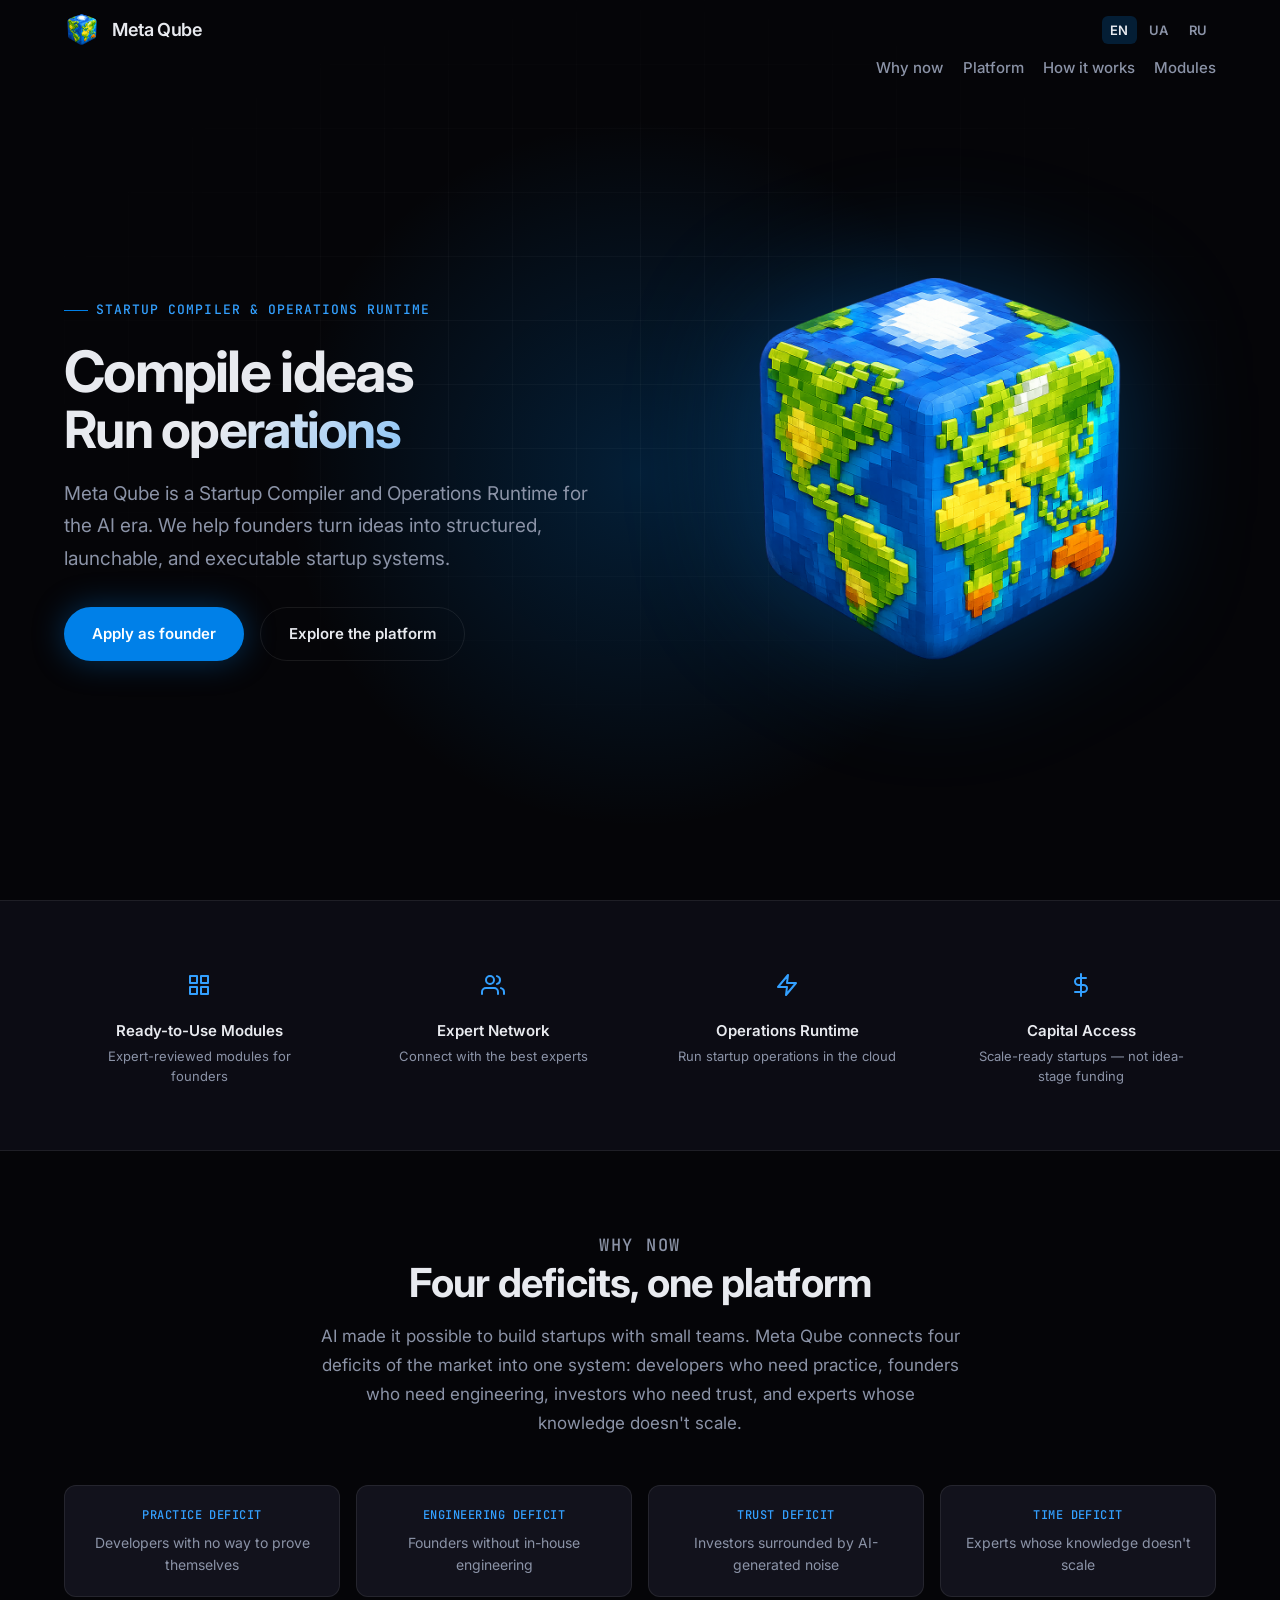
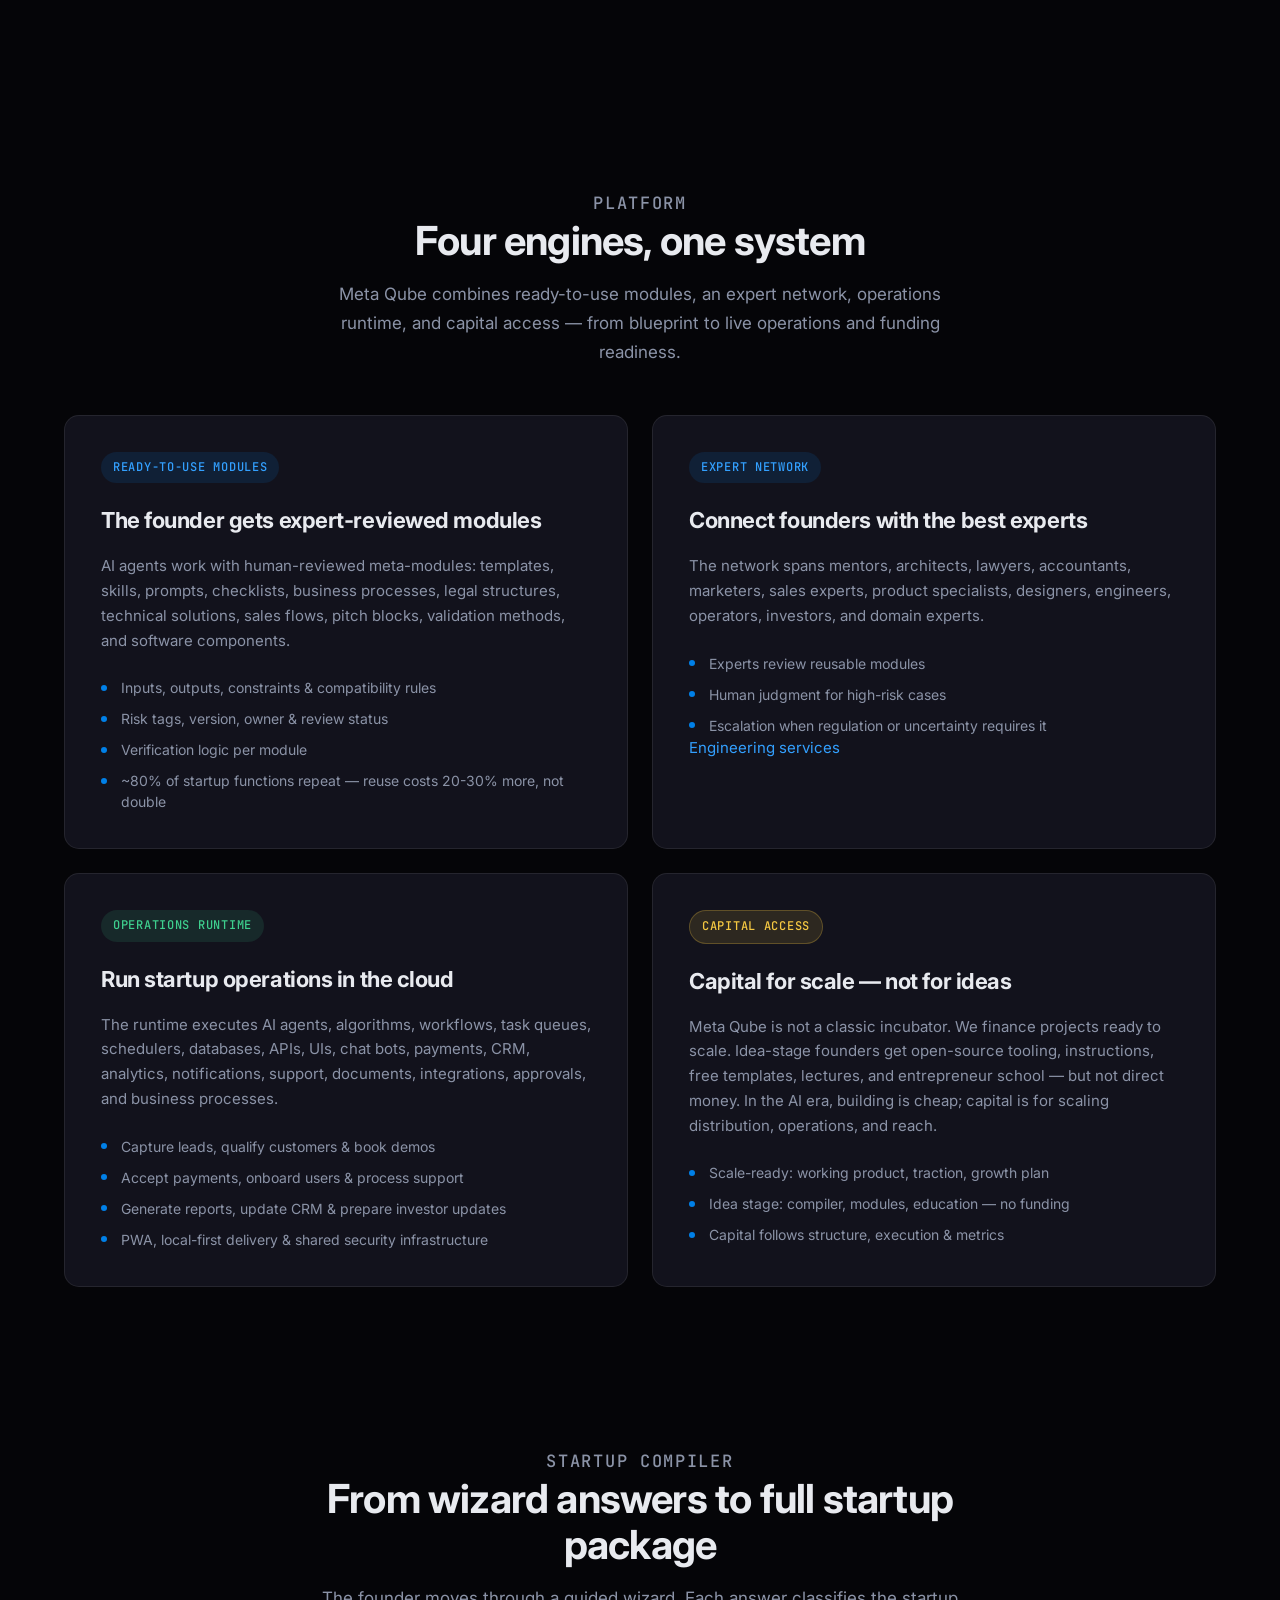
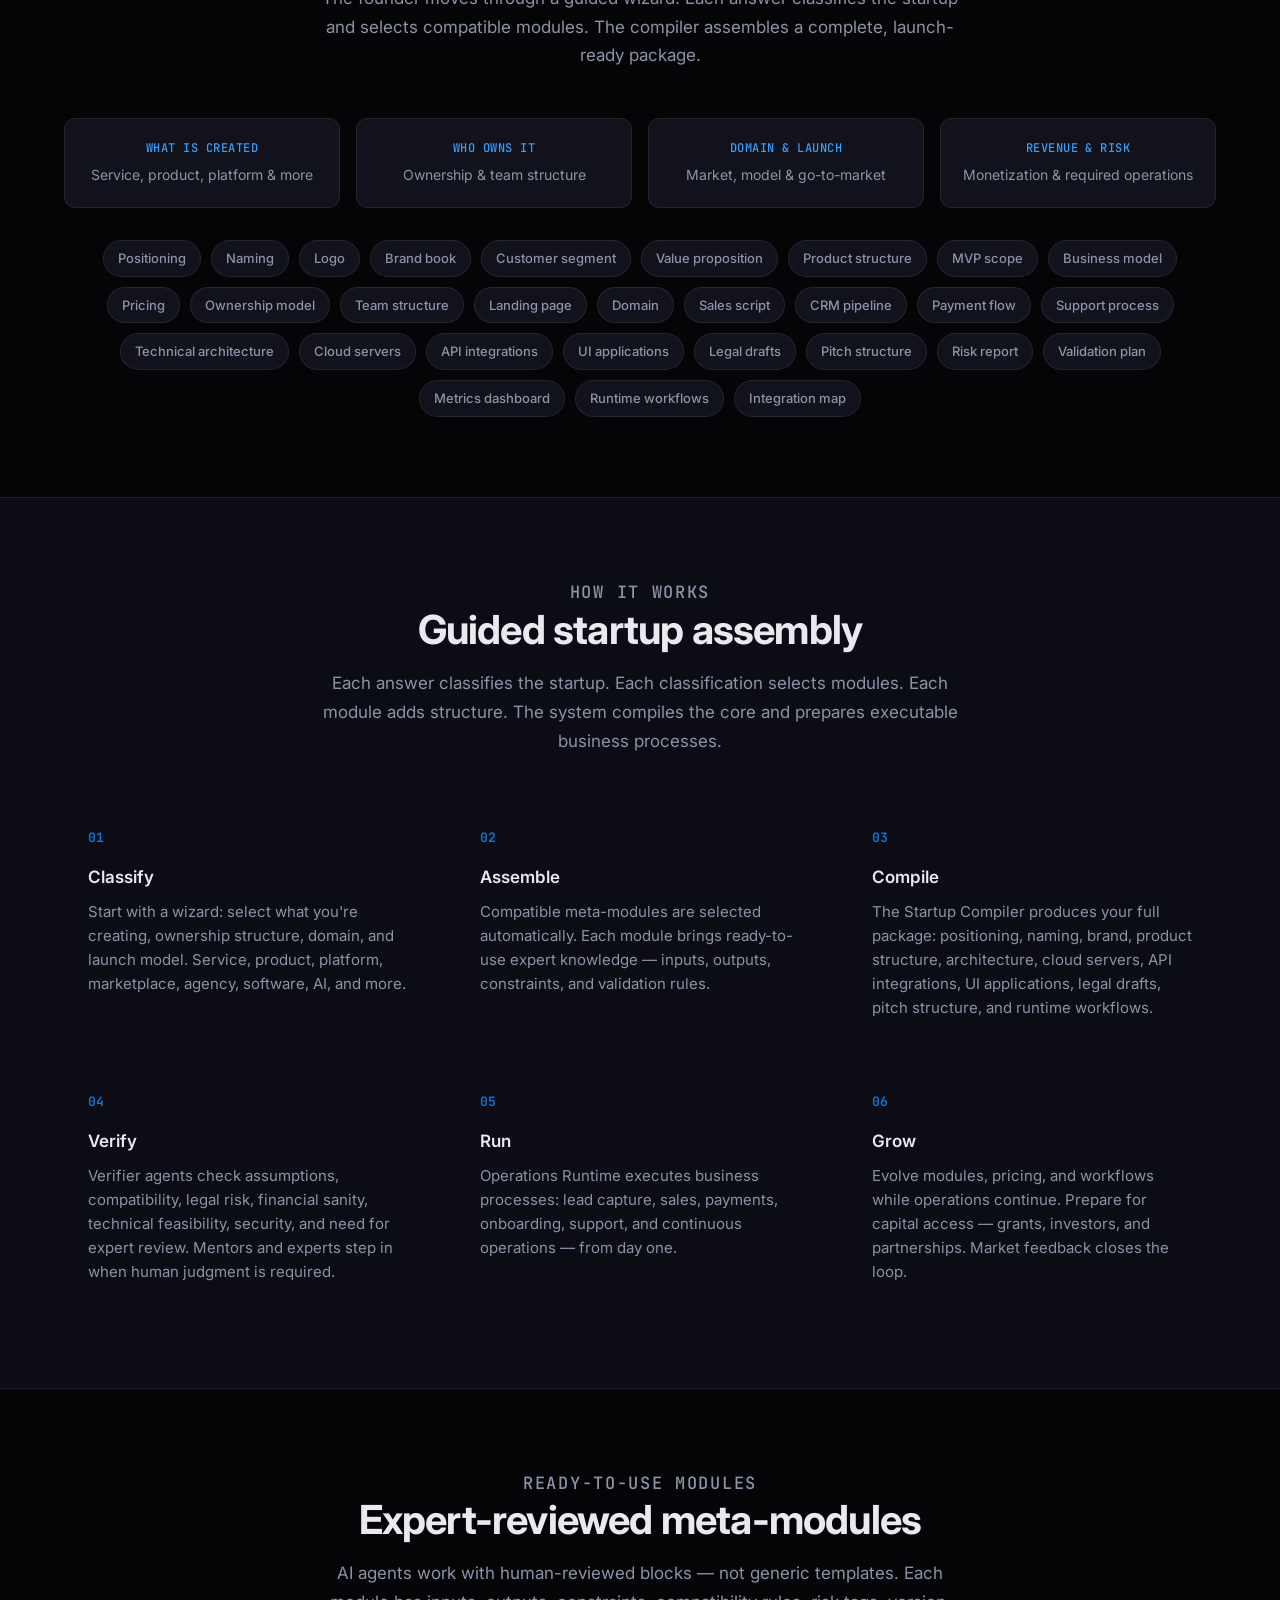
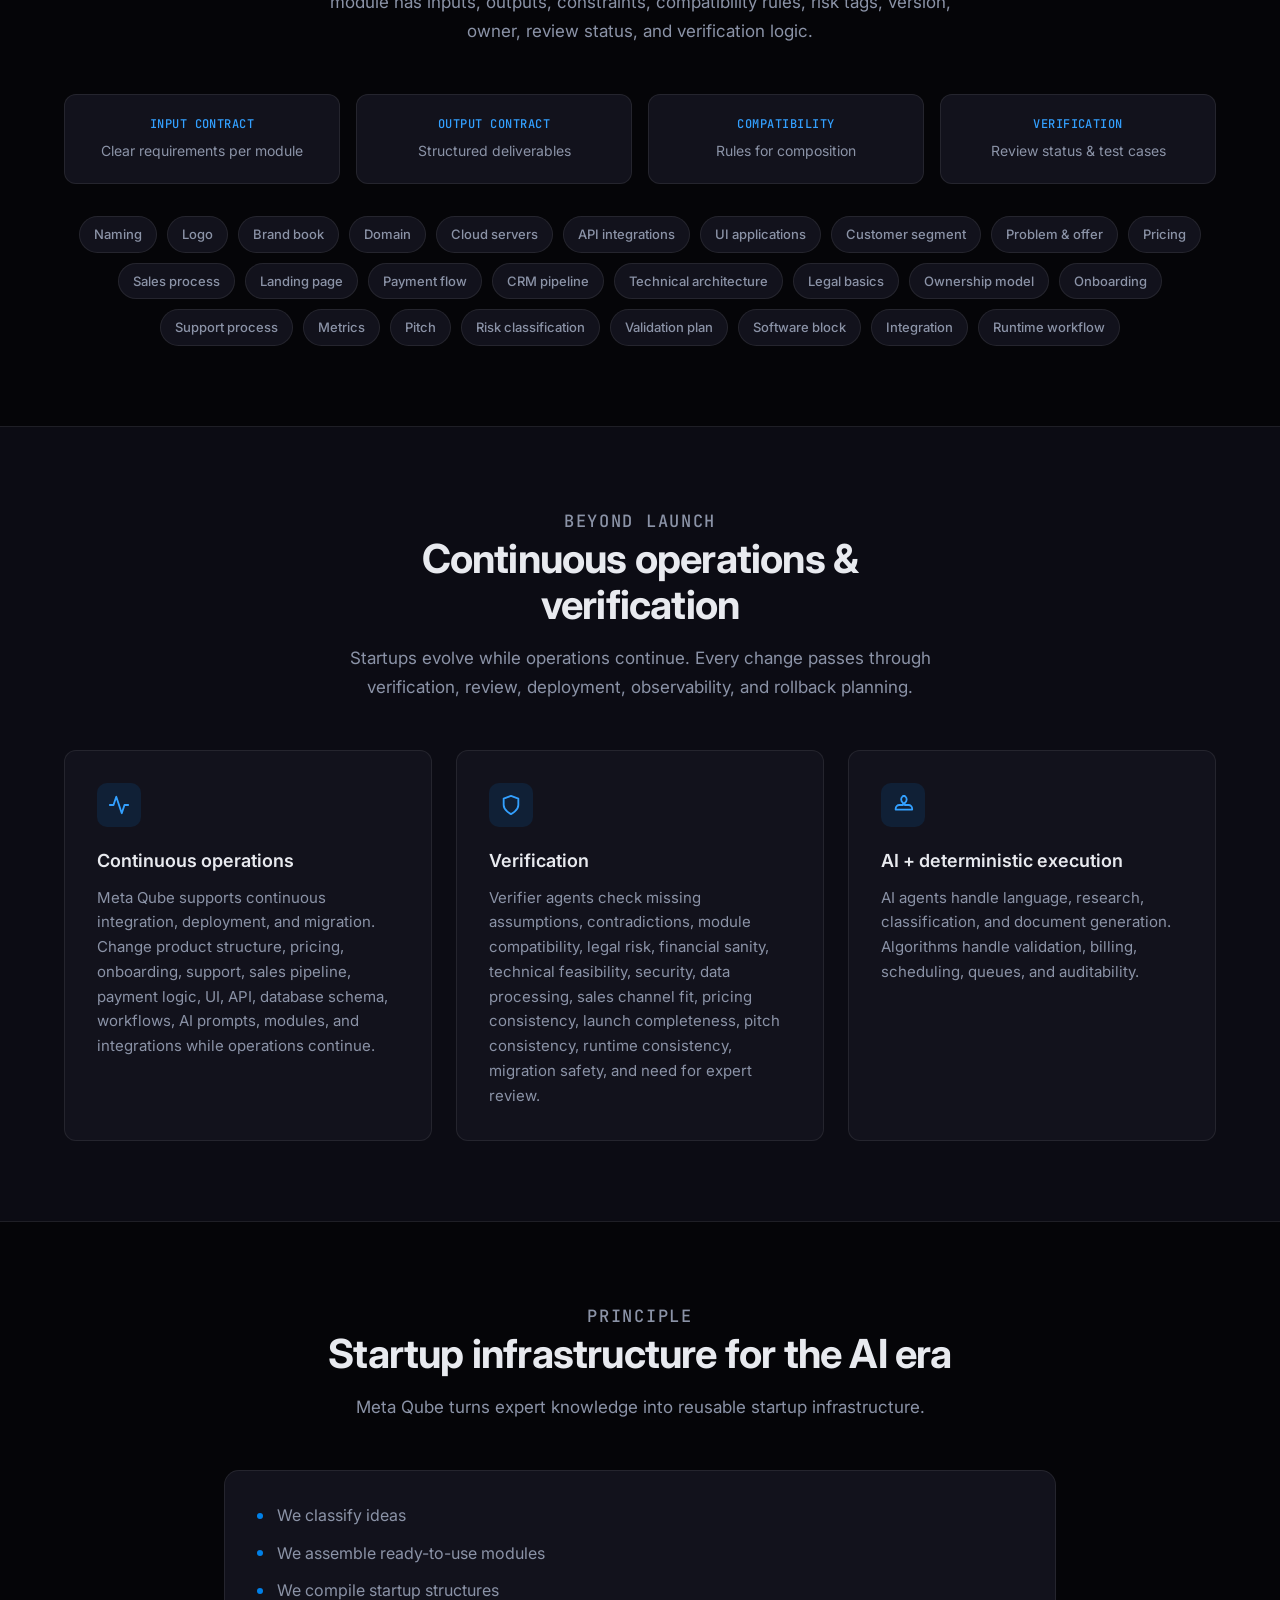
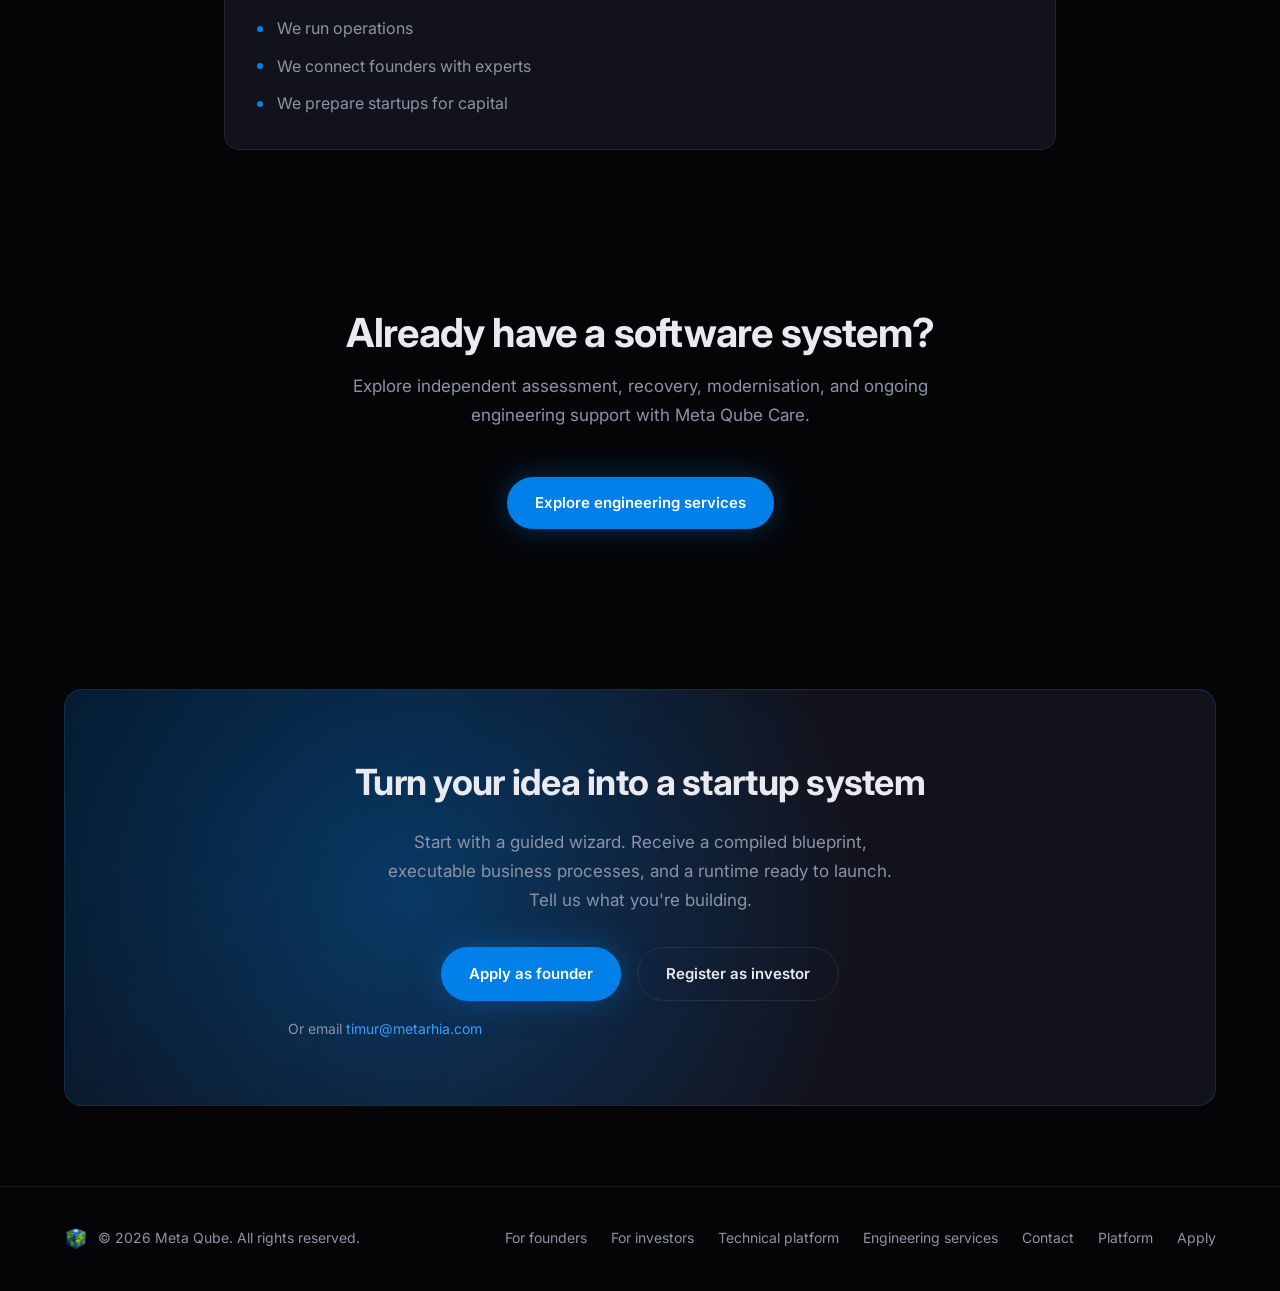
<file: index.html>
<!DOCTYPE html>
<html lang="en">
<head>
  <meta charset="UTF-8">
  <meta name="viewport" content="width=device-width, initial-scale=1.0">
  <meta name="description" content="Meta Qube is a Startup Compiler and Operations Runtime for the AI era. Turn ideas into structured, launchable, executable startup systems.">
  <meta name="theme-color" content="#0080e8">
  <title>Meta Qube — Startup Compiler &amp; Operations Runtime</title>

  <link rel="alternate" hreflang="en" href="https://meta-qube.com/">
  <link rel="alternate" hreflang="uk" href="https://meta-qube.com/ua/">
  <link rel="alternate" hreflang="ru" href="https://meta-qube.com/ru/">
  <link rel="alternate" hreflang="x-default" href="https://meta-qube.com/">

  <link rel="icon" href="/favicon.ico" sizes="any">
  <link rel="icon" href="/favicon-32x32.png" type="image/png" sizes="32x32">
  <link rel="icon" href="/favicon-16x16.png" type="image/png" sizes="16x16">
  <link rel="apple-touch-icon" href="/apple-touch-icon.png">
  <link rel="manifest" href="/site.webmanifest">

  <link rel="preconnect" href="https://fonts.googleapis.com">
  <link rel="preconnect" href="https://fonts.gstatic.com" crossorigin>
  <link href="https://fonts.googleapis.com/css2?family=Inter:wght@400;500;600;700&family=JetBrains+Mono:wght@500&display=swap" rel="stylesheet">
  <link rel="stylesheet" href="/styles.css">
</head>
<body>
  <header class="site-header" id="header">
    <div class="container header-inner">
      <div class="header-top">
      <a href="/" class="logo">
        <img src="/images/metaqube.png" alt="" width="36" height="36">
        Meta Qube
      </a>
      <nav class="lang-switch" aria-label="Language">
        <a href="/" class="lang-link active" hreflang="en" aria-current="page">EN</a>
        <a href="/ua/" class="lang-link" hreflang="uk">UA</a>
        <a href="/ru/" class="lang-link" hreflang="ru">RU</a>
      </nav>
      <button class="menu-toggle" id="menu-toggle" aria-label="Toggle menu" aria-expanded="false">
        <svg width="24" height="24" viewBox="0 0 24 24" fill="none" stroke="currentColor" stroke-width="2" stroke-linecap="round">
          <line x1="4" y1="7" x2="20" y2="7"/>
          <line x1="4" y1="12" x2="20" y2="12"/>
          <line x1="4" y1="17" x2="20" y2="17"/>
        </svg>
      </button>
      </div>
      <nav class="nav" id="nav">
        <a href="#deficits">Why now</a>
        <a href="#platform">Platform</a>
        <a href="#process">How it works</a>
        <a href="#modules">Modules</a>
      </nav>
    </div>
  </header>

  <main>
    <section class="hero">
      <div class="hero-bg" aria-hidden="true">
        <div class="hero-glow"></div>
        <div class="hero-grid"></div>
      </div>
      <div class="container hero-inner">
        <div class="hero-content">
          <p class="eyebrow">Startup Compiler &amp; Operations Runtime</p>
          <h1><span class="hero-line">Compile ideas</span><span class="hero-line hero-line-accent">Run operations</span></h1>
          <p class="hero-lead">
            Meta Qube is a Startup Compiler and Operations Runtime for the AI era.
            We help founders turn ideas into structured, launchable, and executable
            startup systems.
          </p>
          <div class="hero-actions">
            <a href="https://founders.meta-qube.com/apply/" class="btn btn-primary">Apply as founder</a>
            <a href="#platform" class="btn btn-secondary">Explore the platform</a>
          </div>
        </div>
        <div class="hero-visual">
          <img
            class="hero-cube"
            src="/images/metaqube.png"
            alt="Meta Qube — modular startup architecture represented as a voxel globe cube"
            width="448"
            height="448"
          >
        </div>
      </div>
    </section>

    <section class="pillars" aria-label="Four engines">
      <div class="container pillars-grid">
        <div class="pillar">
          <div class="pillar-icon" aria-hidden="true">
            <svg viewBox="0 0 24 24" fill="none" stroke="currentColor" stroke-width="2" stroke-linecap="round" stroke-linejoin="round">
              <rect x="3" y="3" width="7" height="7"/>
              <rect x="14" y="3" width="7" height="7"/>
              <rect x="14" y="14" width="7" height="7"/>
              <rect x="3" y="14" width="7" height="7"/>
            </svg>
          </div>
          <div class="pillar-label">Ready-to-Use Modules</div>
          <div class="pillar-desc">Expert-reviewed modules for founders</div>
        </div>
        <div class="pillar">
          <div class="pillar-icon" aria-hidden="true">
            <svg viewBox="0 0 24 24" fill="none" stroke="currentColor" stroke-width="2" stroke-linecap="round" stroke-linejoin="round">
              <path d="M17 21v-2a4 4 0 0 0-4-4H5a4 4 0 0 0-4 4v2"/>
              <circle cx="9" cy="7" r="4"/>
              <path d="M23 21v-2a4 4 0 0 0-3-3.87"/>
              <path d="M16 3.13a4 4 0 0 1 0 7.75"/>
            </svg>
          </div>
          <div class="pillar-label">Expert Network</div>
          <div class="pillar-desc">Connect with the best experts</div>
        </div>
        <div class="pillar">
          <div class="pillar-icon" aria-hidden="true">
            <svg viewBox="0 0 24 24" fill="none" stroke="currentColor" stroke-width="2" stroke-linecap="round" stroke-linejoin="round">
              <polygon points="13 2 3 14 12 14 11 22 21 10 12 10 13 2"/>
            </svg>
          </div>
          <div class="pillar-label">Operations Runtime</div>
          <div class="pillar-desc">Run startup operations in the cloud</div>
        </div>
        <div class="pillar">
          <div class="pillar-icon" aria-hidden="true">
            <svg viewBox="0 0 24 24" fill="none" stroke="currentColor" stroke-width="2" stroke-linecap="round" stroke-linejoin="round">
              <line x1="12" y1="1" x2="12" y2="23"/>
              <path d="M17 5H9.5a3.5 3.5 0 0 0 0 7h5a3.5 3.5 0 0 1 0 7H6"/>
            </svg>
          </div>
          <div class="pillar-label">Capital Access</div>
          <div class="pillar-desc">Scale-ready startups — not idea-stage funding</div>
        </div>
      </div>
    </section>

    <section id="deficits">
      <div class="container">
        <header class="section-header centered">
          <p class="section-tag">Why now</p>
          <h2>Four deficits, one platform</h2>
          <p>
            AI made it possible to build startups with small teams. Meta Qube
            connects four deficits of the market into one system: developers
            who need practice, founders who need engineering, investors who
            need trust, and experts whose knowledge doesn't scale.
          </p>
        </header>
        <div class="module-contract">
          <div class="contract-item">
            <span class="contract-key">Practice deficit</span>
            <span class="contract-val">Developers with no way to prove themselves</span>
          </div>
          <div class="contract-item">
            <span class="contract-key">Engineering deficit</span>
            <span class="contract-val">Founders without in-house engineering</span>
          </div>
          <div class="contract-item">
            <span class="contract-key">Trust deficit</span>
            <span class="contract-val">Investors surrounded by AI-generated noise</span>
          </div>
          <div class="contract-item">
            <span class="contract-key">Time deficit</span>
            <span class="contract-val">Experts whose knowledge doesn't scale</span>
          </div>
        </div>
      </div>
    </section>

    <section id="platform">
      <div class="container">
        <header class="section-header centered">
          <p class="section-tag">Platform</p>
          <h2>Four engines, one system</h2>
          <p>
            Meta Qube combines ready-to-use modules, an expert network,
            operations runtime, and capital access — from blueprint to live
            operations and funding readiness.
          </p>
        </header>
        <div class="platform-grid">
          <article class="platform-card">
            <div class="platform-badge">Ready-to-Use Modules</div>
            <h3>The founder gets expert-reviewed modules</h3>
            <p>
              AI agents work with human-reviewed meta-modules: templates, skills,
              prompts, checklists, business processes, legal structures, technical
              solutions, sales flows, pitch blocks, validation methods, and software
              components.
            </p>
            <ul class="feature-list">
              <li>Inputs, outputs, constraints &amp; compatibility rules</li>
              <li>Risk tags, version, owner &amp; review status</li>
              <li>Verification logic per module</li>
              <li>~80% of startup functions repeat — reuse costs 20-30% more, not double</li>
            </ul>
          </article>
          <article class="platform-card">
            <div class="platform-badge">Expert Network</div>
            <h3>Connect founders with the best experts</h3>
            <p>
              The network spans mentors, architects, lawyers, accountants, marketers,
              sales experts, product specialists, designers, engineers, operators,
              investors, and domain experts.
            </p>
            <ul class="feature-list">
              <li>Experts review reusable modules</li>
              <li>Human judgment for high-risk cases</li>
              <li>Escalation when regulation or uncertainty requires it</li>
            </ul>
            <p><a href="https://care.meta-qube.com/">Engineering services</a></p>
          </article>
          <article class="platform-card">
            <div class="platform-badge accent-green">Operations Runtime</div>
            <h3>Run startup operations in the cloud</h3>
            <p>
              The runtime executes AI agents, algorithms, workflows, task queues,
              schedulers, databases, APIs, UIs, chat bots, payments, CRM, analytics,
              notifications, support, documents, integrations, approvals, and business
              processes.
            </p>
            <ul class="feature-list">
              <li>Capture leads, qualify customers &amp; book demos</li>
              <li>Accept payments, onboard users &amp; process support</li>
              <li>Generate reports, update CRM &amp; prepare investor updates</li>
              <li>PWA, local-first delivery &amp; shared security infrastructure</li>
            </ul>
          </article>
          <article class="platform-card">
            <div class="platform-badge accent-amber">Capital Access</div>
            <h3>Capital for scale — not for ideas</h3>
            <p>
              Meta Qube is not a classic incubator. We finance projects ready to scale.
              Idea-stage founders get open-source tooling, instructions, free templates,
              lectures, and entrepreneur school — but not direct money. In the AI era,
              building is cheap; capital is for scaling distribution, operations, and reach.
            </p>
            <ul class="feature-list">
              <li>Scale-ready: working product, traction, growth plan</li>
              <li>Idea stage: compiler, modules, education — no funding</li>
              <li>Capital follows structure, execution &amp; metrics</li>
            </ul>
          </article>
        </div>
      </div>
    </section>

    <section id="compiler">
      <div class="container">
        <header class="section-header centered">
          <p class="section-tag">Startup Compiler</p>
          <h2>From wizard answers to full startup package</h2>
          <p>
            The founder moves through a guided wizard. Each answer classifies the
            startup and selects compatible modules. The compiler assembles a
            complete, launch-ready package.
          </p>
        </header>
        <div class="module-contract">
          <div class="contract-item">
            <span class="contract-key">What is created</span>
            <span class="contract-val">Service, product, platform &amp; more</span>
          </div>
          <div class="contract-item">
            <span class="contract-key">Who owns it</span>
            <span class="contract-val">Ownership &amp; team structure</span>
          </div>
          <div class="contract-item">
            <span class="contract-key">Domain &amp; launch</span>
            <span class="contract-val">Market, model &amp; go-to-market</span>
          </div>
          <div class="contract-item">
            <span class="contract-key">Revenue &amp; risk</span>
            <span class="contract-val">Monetization &amp; required operations</span>
          </div>
        </div>
        <div class="tag-cloud" aria-label="Compiler outputs">
          <span class="tag">Positioning</span>
          <span class="tag">Naming</span>
          <span class="tag">Logo</span>
          <span class="tag">Brand book</span>
          <span class="tag">Customer segment</span>
          <span class="tag">Value proposition</span>
          <span class="tag">Product structure</span>
          <span class="tag">MVP scope</span>
          <span class="tag">Business model</span>
          <span class="tag">Pricing</span>
          <span class="tag">Ownership model</span>
          <span class="tag">Team structure</span>
          <span class="tag">Landing page</span>
          <span class="tag">Domain</span>
          <span class="tag">Sales script</span>
          <span class="tag">CRM pipeline</span>
          <span class="tag">Payment flow</span>
          <span class="tag">Support process</span>
          <span class="tag">Technical architecture</span>
          <span class="tag">Cloud servers</span>
          <span class="tag">API integrations</span>
          <span class="tag">UI applications</span>
          <span class="tag">Legal drafts</span>
          <span class="tag">Pitch structure</span>
          <span class="tag">Risk report</span>
          <span class="tag">Validation plan</span>
          <span class="tag">Metrics dashboard</span>
          <span class="tag">Runtime workflows</span>
          <span class="tag">Integration map</span>
        </div>
      </div>
    </section>

    <section class="process" id="process">
      <div class="container">
        <header class="section-header centered">
          <p class="section-tag">How it works</p>
          <h2>Guided startup assembly</h2>
          <p>
            Each answer classifies the startup. Each classification selects modules.
            Each module adds structure. The system compiles the core and prepares
            executable business processes.
          </p>
        </header>
        <div class="process-steps">
          <div class="process-step">
            <h3>Classify</h3>
            <p>
              Start with a wizard: select what you're creating, ownership structure,
              domain, and launch model. Service, product, platform, marketplace,
              agency, software, AI, and more.
            </p>
          </div>
          <div class="process-step">
            <h3>Assemble</h3>
            <p>
              Compatible meta-modules are selected automatically. Each module
              brings ready-to-use expert knowledge — inputs, outputs, constraints,
              and validation rules.
            </p>
          </div>
          <div class="process-step">
            <h3>Compile</h3>
            <p>
              The Startup Compiler produces your full package: positioning, naming,
              brand, product structure, architecture, cloud servers, API integrations,
              UI applications, legal drafts, pitch structure, and runtime workflows.
            </p>
          </div>
          <div class="process-step">
            <h3>Verify</h3>
            <p>
              Verifier agents check assumptions, compatibility, legal risk, financial
              sanity, technical feasibility, security, and need for expert review.
              Mentors and experts step in when human judgment is required.
            </p>
          </div>
          <div class="process-step">
            <h3>Run</h3>
            <p>
              Operations Runtime executes business processes: lead capture, sales,
              payments, onboarding, support, and continuous operations — from day one.
            </p>
          </div>
          <div class="process-step">
            <h3>Grow</h3>
            <p>
              Evolve modules, pricing, and workflows while operations continue.
              Prepare for capital access — grants, investors, and partnerships.
              Market feedback closes the loop.
            </p>
          </div>
        </div>
      </div>
    </section>

    <section id="modules">
      <div class="container">
        <header class="section-header centered">
          <p class="section-tag">Ready-to-Use Modules</p>
          <h2>Expert-reviewed meta-modules</h2>
          <p>
            AI agents work with human-reviewed blocks — not generic templates.
            Each module has inputs, outputs, constraints, compatibility rules,
            risk tags, version, owner, review status, and verification logic.
          </p>
        </header>
        <div class="module-contract">
          <div class="contract-item">
            <span class="contract-key">Input contract</span>
            <span class="contract-val">Clear requirements per module</span>
          </div>
          <div class="contract-item">
            <span class="contract-key">Output contract</span>
            <span class="contract-val">Structured deliverables</span>
          </div>
          <div class="contract-item">
            <span class="contract-key">Compatibility</span>
            <span class="contract-val">Rules for composition</span>
          </div>
          <div class="contract-item">
            <span class="contract-key">Verification</span>
            <span class="contract-val">Review status &amp; test cases</span>
          </div>
        </div>
        <div class="tag-cloud" aria-label="Module types">
          <span class="tag">Naming</span>
          <span class="tag">Logo</span>
          <span class="tag">Brand book</span>
          <span class="tag">Domain</span>
          <span class="tag">Cloud servers</span>
          <span class="tag">API integrations</span>
          <span class="tag">UI applications</span>
          <span class="tag">Customer segment</span>
          <span class="tag">Problem &amp; offer</span>
          <span class="tag">Pricing</span>
          <span class="tag">Sales process</span>
          <span class="tag">Landing page</span>
          <span class="tag">Payment flow</span>
          <span class="tag">CRM pipeline</span>
          <span class="tag">Technical architecture</span>
          <span class="tag">Legal basics</span>
          <span class="tag">Ownership model</span>
          <span class="tag">Onboarding</span>
          <span class="tag">Support process</span>
          <span class="tag">Metrics</span>
          <span class="tag">Pitch</span>
          <span class="tag">Risk classification</span>
          <span class="tag">Validation plan</span>
          <span class="tag">Software block</span>
          <span class="tag">Integration</span>
          <span class="tag">Runtime workflow</span>
        </div>
      </div>
    </section>

    <section class="capabilities">
      <div class="container">
        <header class="section-header centered">
          <p class="section-tag">Beyond launch</p>
          <h2>Continuous operations &amp; verification</h2>
          <p>
            Startups evolve while operations continue. Every change passes through
            verification, review, deployment, observability, and rollback planning.
          </p>
        </header>
        <div class="card-grid">
          <article class="card">
            <div class="card-icon" aria-hidden="true">
              <svg viewBox="0 0 24 24" fill="none" stroke="currentColor" stroke-width="2" stroke-linecap="round" stroke-linejoin="round">
                <polyline points="22 12 18 12 15 21 9 3 6 12 2 12"/>
              </svg>
            </div>
            <h3>Continuous operations</h3>
            <p>
              Meta Qube supports continuous integration, deployment, and migration.
              Change product structure, pricing, onboarding, support, sales pipeline,
              payment logic, UI, API, database schema, workflows, AI prompts, modules,
              and integrations while operations continue.
            </p>
          </article>
          <article class="card">
            <div class="card-icon" aria-hidden="true">
              <svg viewBox="0 0 24 24" fill="none" stroke="currentColor" stroke-width="2" stroke-linecap="round" stroke-linejoin="round">
                <path d="M12 22s8-4 8-10V5l-8-3-8 3v7c0 6 8 10 8 10z"/>
              </svg>
            </div>
            <h3>Verification</h3>
            <p>
              Verifier agents check missing assumptions, contradictions, module
              compatibility, legal risk, financial sanity, technical feasibility,
              security, data processing, sales channel fit, pricing consistency,
              launch completeness, pitch consistency, runtime consistency,
              migration safety, and need for expert review.
            </p>
          </article>
          <article class="card">
            <div class="card-icon" aria-hidden="true">
              <svg viewBox="0 0 24 24" fill="none" stroke="currentColor" stroke-width="2" stroke-linecap="round" stroke-linejoin="round">
                <path d="M12 2a4 4 0 0 1 4 4c0 1.5-.8 2.8-2 3.5V12h4a4 4 0 0 1 4 4v1H4v-1a4 4 0 0 1 4-4h4V9.5C10.8 8.8 10 7.5 10 6a4 4 0 0 1 4-4z"/>
              </svg>
            </div>
            <h3>AI + deterministic execution</h3>
            <p>
              AI agents handle language, research, classification, and document
              generation. Algorithms handle validation, billing, scheduling,
              queues, and auditability.
            </p>
          </article>
        </div>
      </div>
    </section>

    <section class="formula" id="principle">
      <div class="container">
        <header class="section-header centered">
          <p class="section-tag">Principle</p>
          <h2>Startup infrastructure for the AI era</h2>
          <p>Meta Qube turns expert knowledge into reusable startup infrastructure.</p>
        </header>
        <div class="formula-box">
          <ul class="principle-list">
            <li>We classify ideas</li>
            <li>We assemble ready-to-use modules</li>
            <li>We compile startup structures</li>
            <li>We run operations</li>
            <li>We connect founders with experts</li>
            <li>We prepare startups for capital</li>
          </ul>
        </div>
      </div>
    </section>

    <section id="care">
      <div class="container">
        <header class="section-header centered">
          <h2>Already have a software system?</h2>
          <p>
            Explore independent assessment, recovery, modernisation, and ongoing
            engineering support with Meta Qube Care.
          </p>
        </header>
        <div class="hero-actions" style="justify-content:center">
          <a href="https://care.meta-qube.com/" class="btn btn-primary">Explore engineering services</a>
        </div>
      </div>
    </section>

    <section class="cta" id="start">
      <div class="container">
        <div class="cta-box">
          <h2>Turn your idea into a startup system</h2>
          <p>
            Start with a guided wizard. Receive a compiled blueprint, executable
            business processes, and a runtime ready to launch. Tell us what
            you're building.
          </p>
          <div style="display:flex;flex-wrap:wrap;gap:1rem;justify-content:center">
            <a href="https://founders.meta-qube.com/apply/" class="btn btn-primary">Apply as founder</a>
            <a href="https://capital.meta-qube.com/connect/" class="btn btn-secondary">Register as investor</a>
          </div>
          <p style="margin:1rem 0 0;font-size:0.875rem;color:var(--text-muted)">Or email <a href="mailto:timur@metarhia.com">timur@metarhia.com</a></p>
        </div>
      </div>
    </section>
  </main>

  <footer class="site-footer">
    <div class="container footer-inner">
      <div class="footer-brand">
        <img src="/images/metaqube.png" alt="" width="24" height="24">
        <span>&copy; 2026 Meta Qube. All rights reserved.</span>
      </div>
      <div class="footer-links">
        <a href="https://founders.meta-qube.com/">For founders</a>
        <a href="https://capital.meta-qube.com/">For investors</a>
        <a href="https://platform.meta-qube.com/">Technical platform</a>
        <a href="https://care.meta-qube.com/">Engineering services</a>
        <a href="mailto:timur@metarhia.com">Contact</a>
        <a href="#platform">Platform</a>
        <a href="https://founders.meta-qube.com/apply/">Apply</a>
      </div>
    </div>
  </footer>

  <script>
    const header = document.getElementById('header');
    const menuToggle = document.getElementById('menu-toggle');
    const nav = document.getElementById('nav');

    window.addEventListener('scroll', () => {
      header.classList.toggle('scrolled', window.scrollY > 20);
    }, { passive: true });

    menuToggle.addEventListener('click', () => {
      const open = nav.classList.toggle('open');
      menuToggle.setAttribute('aria-expanded', open);
    });

    nav.querySelectorAll('a').forEach(link => {
      link.addEventListener('click', () => {
        nav.classList.remove('open');
        menuToggle.setAttribute('aria-expanded', 'false');
      });
    });
  </script>
</body>
</html>
</file>
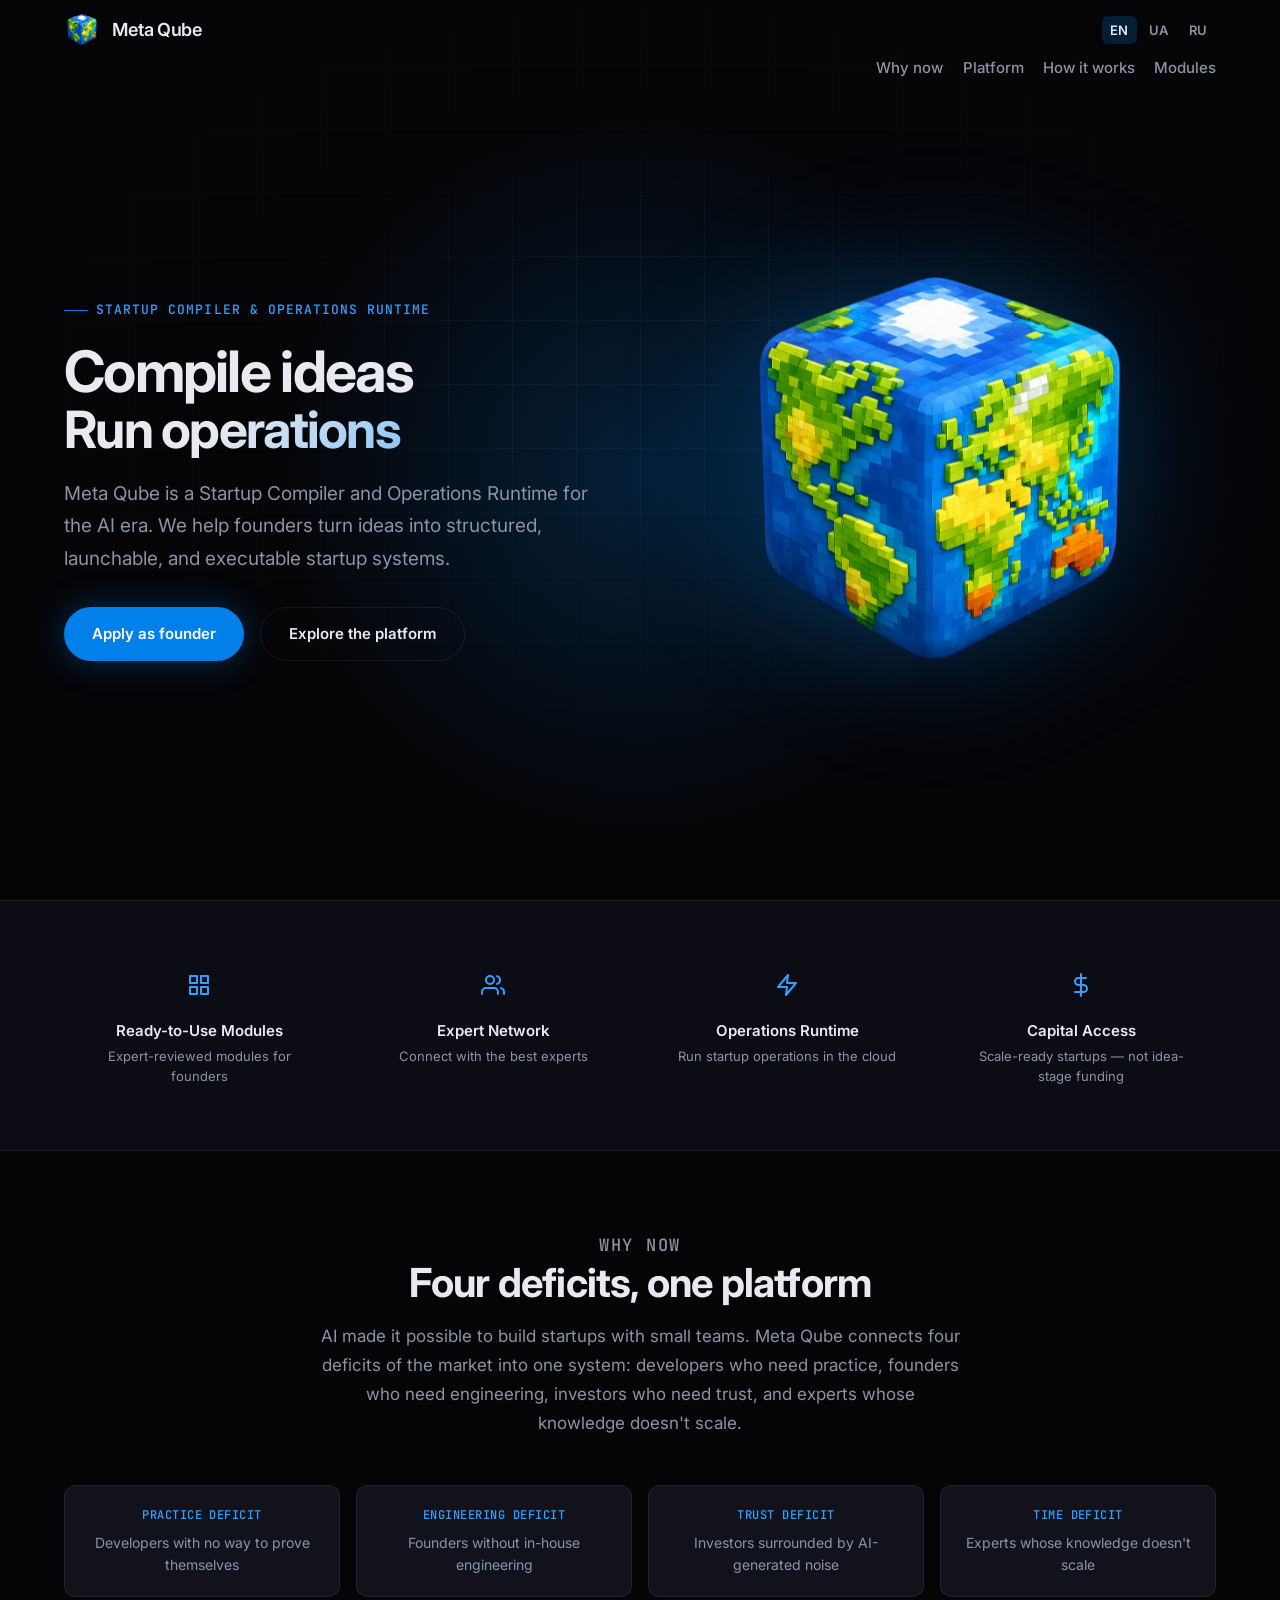
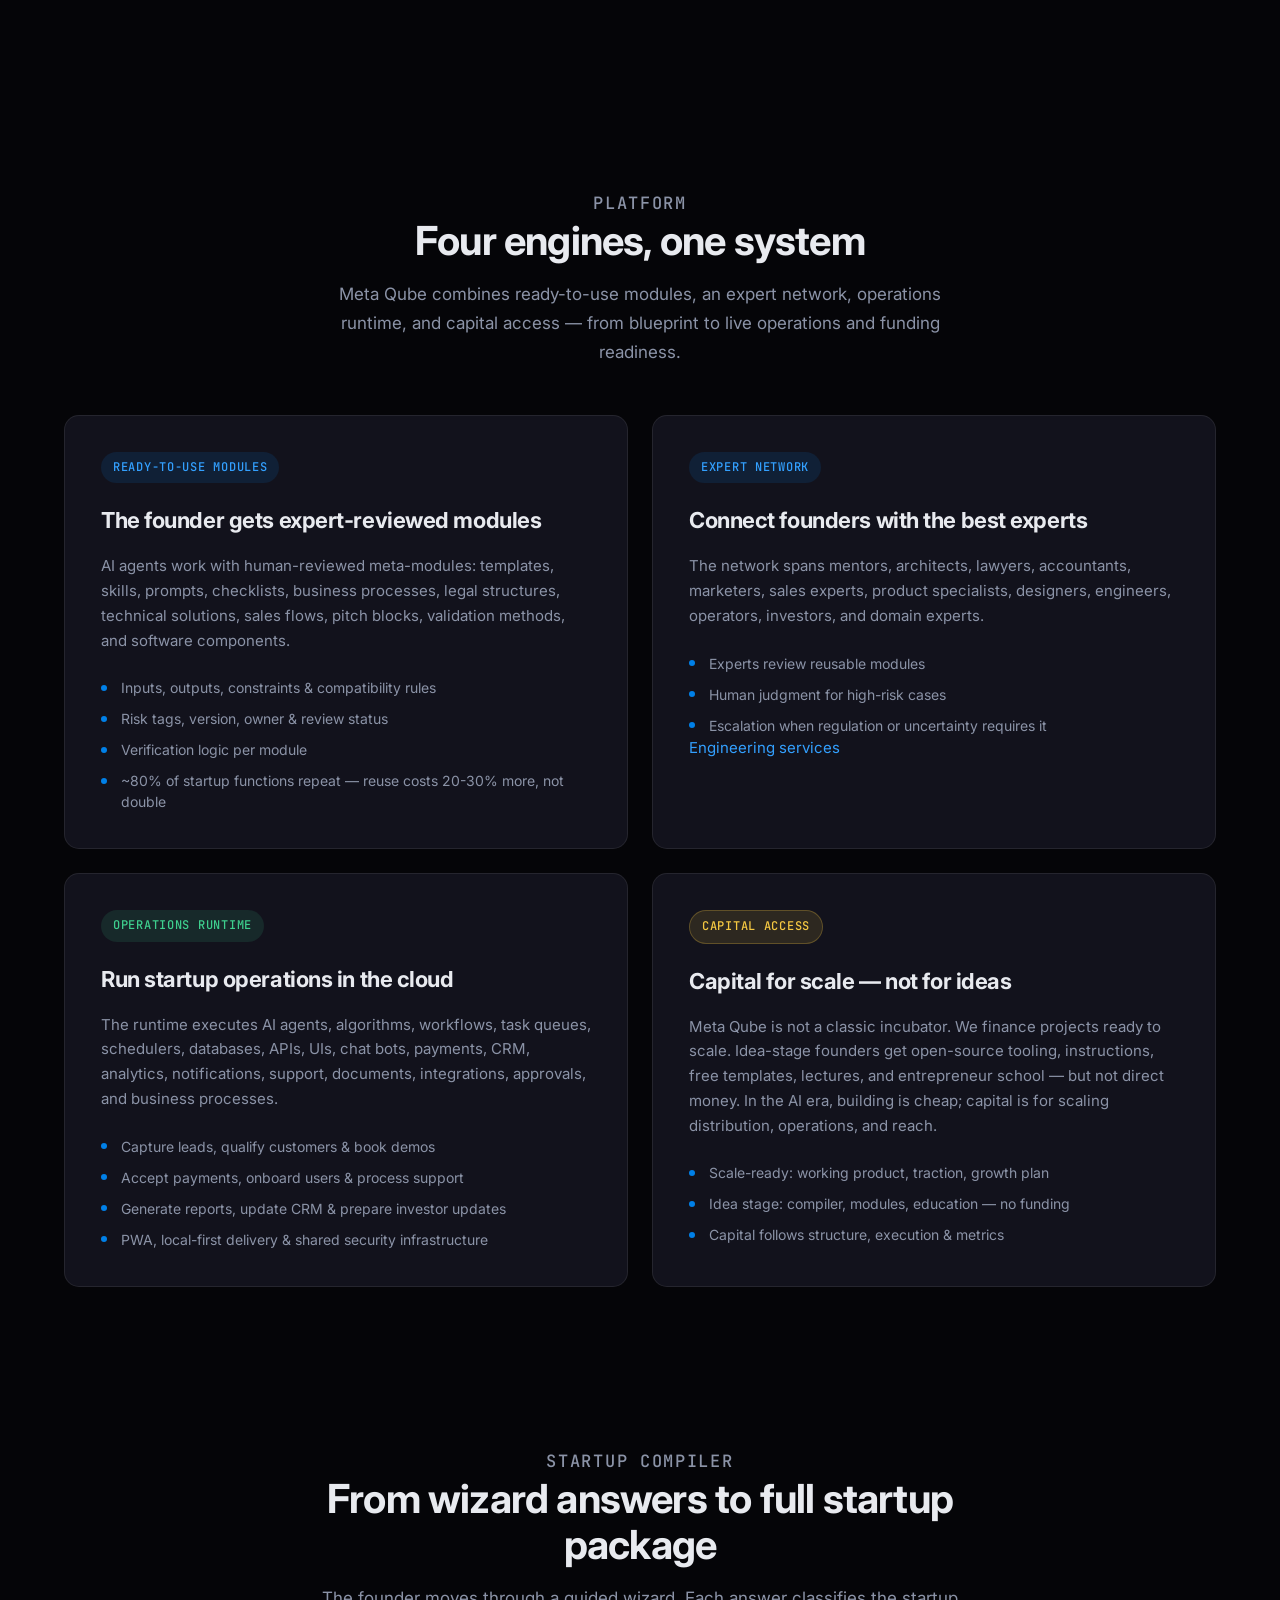
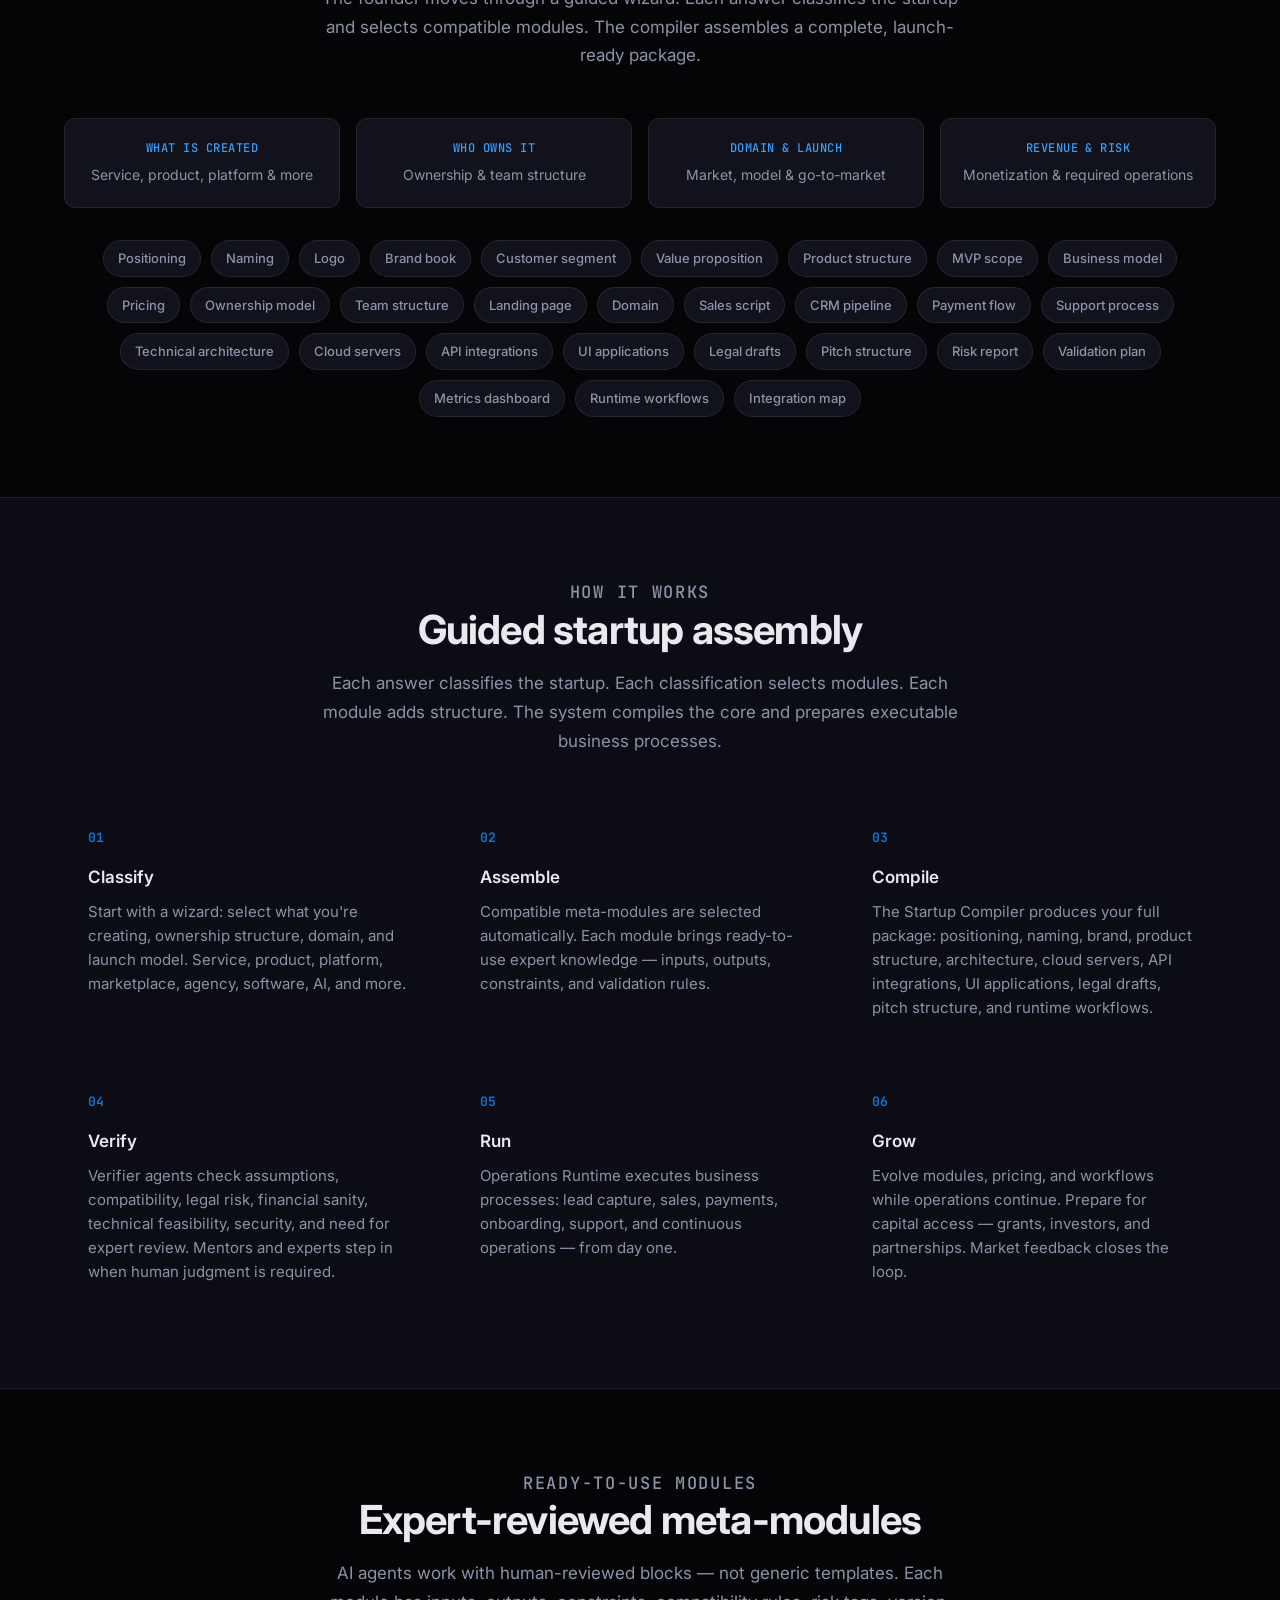
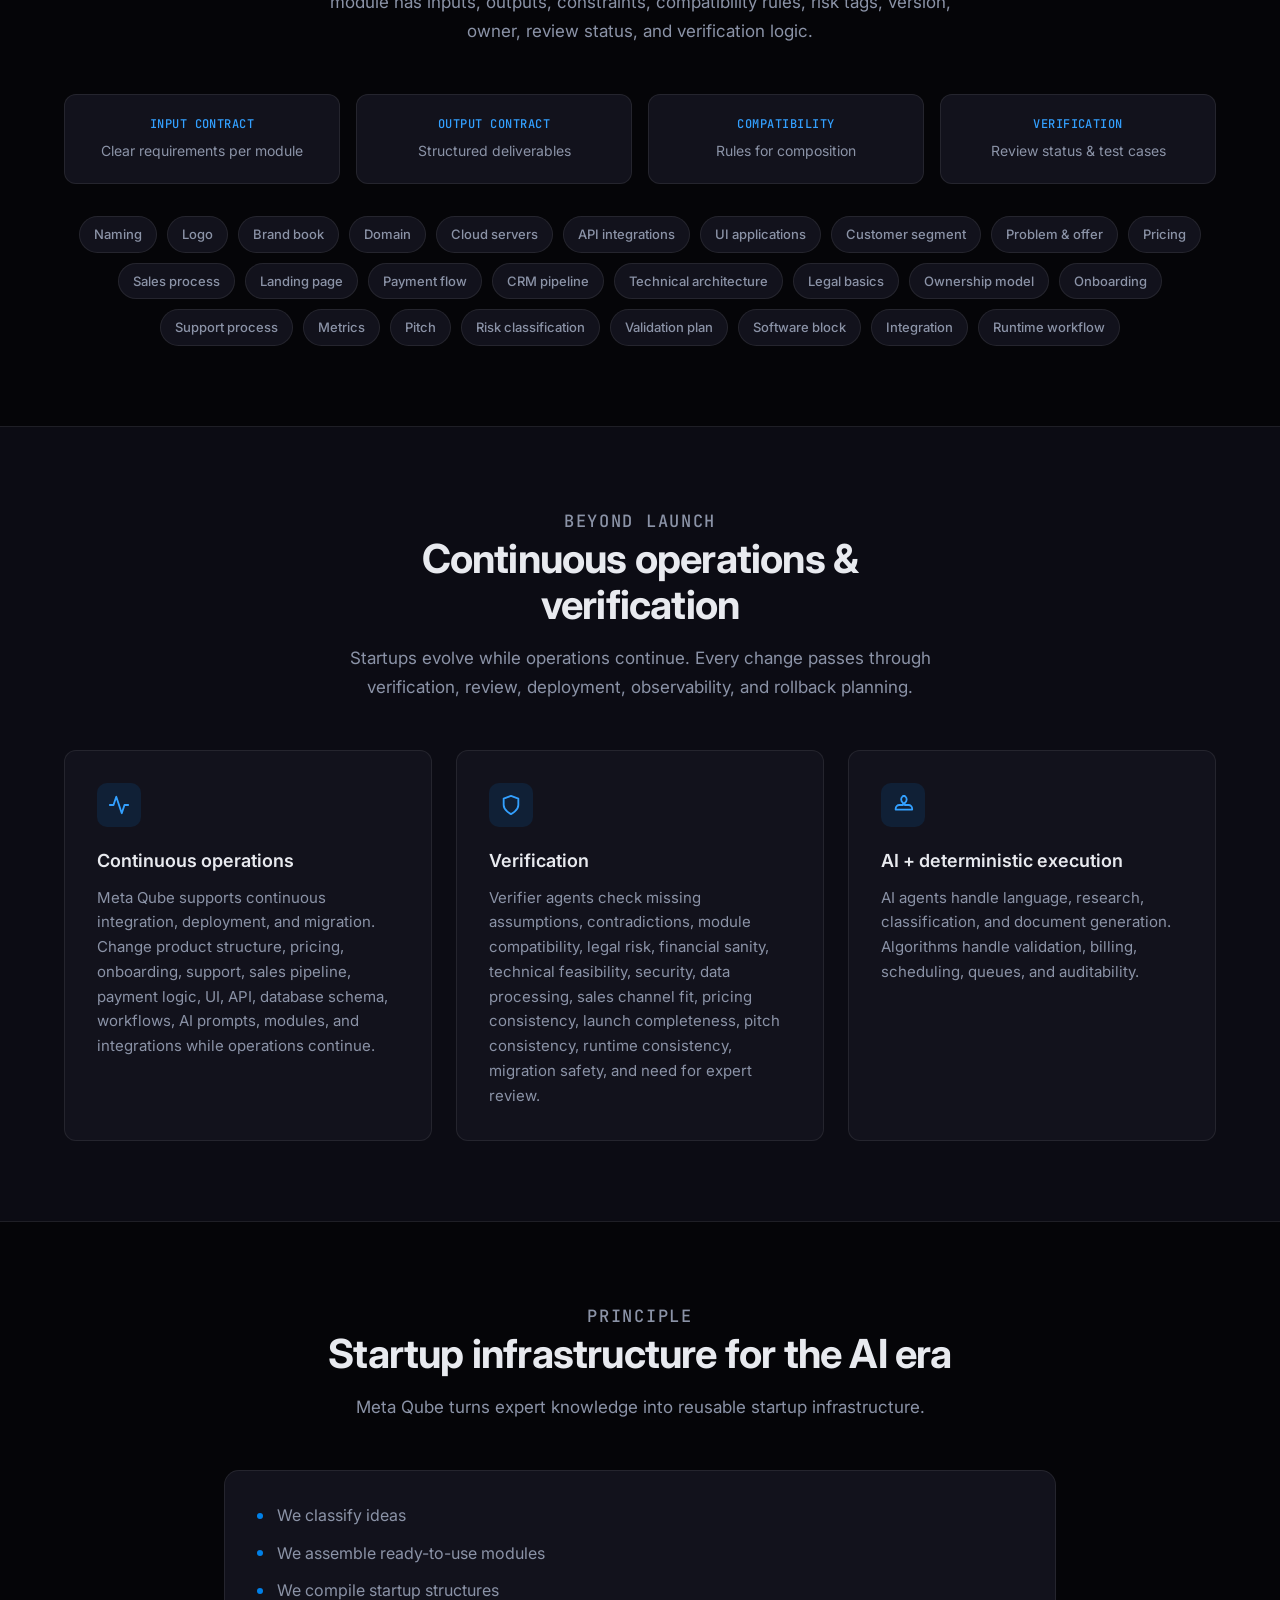
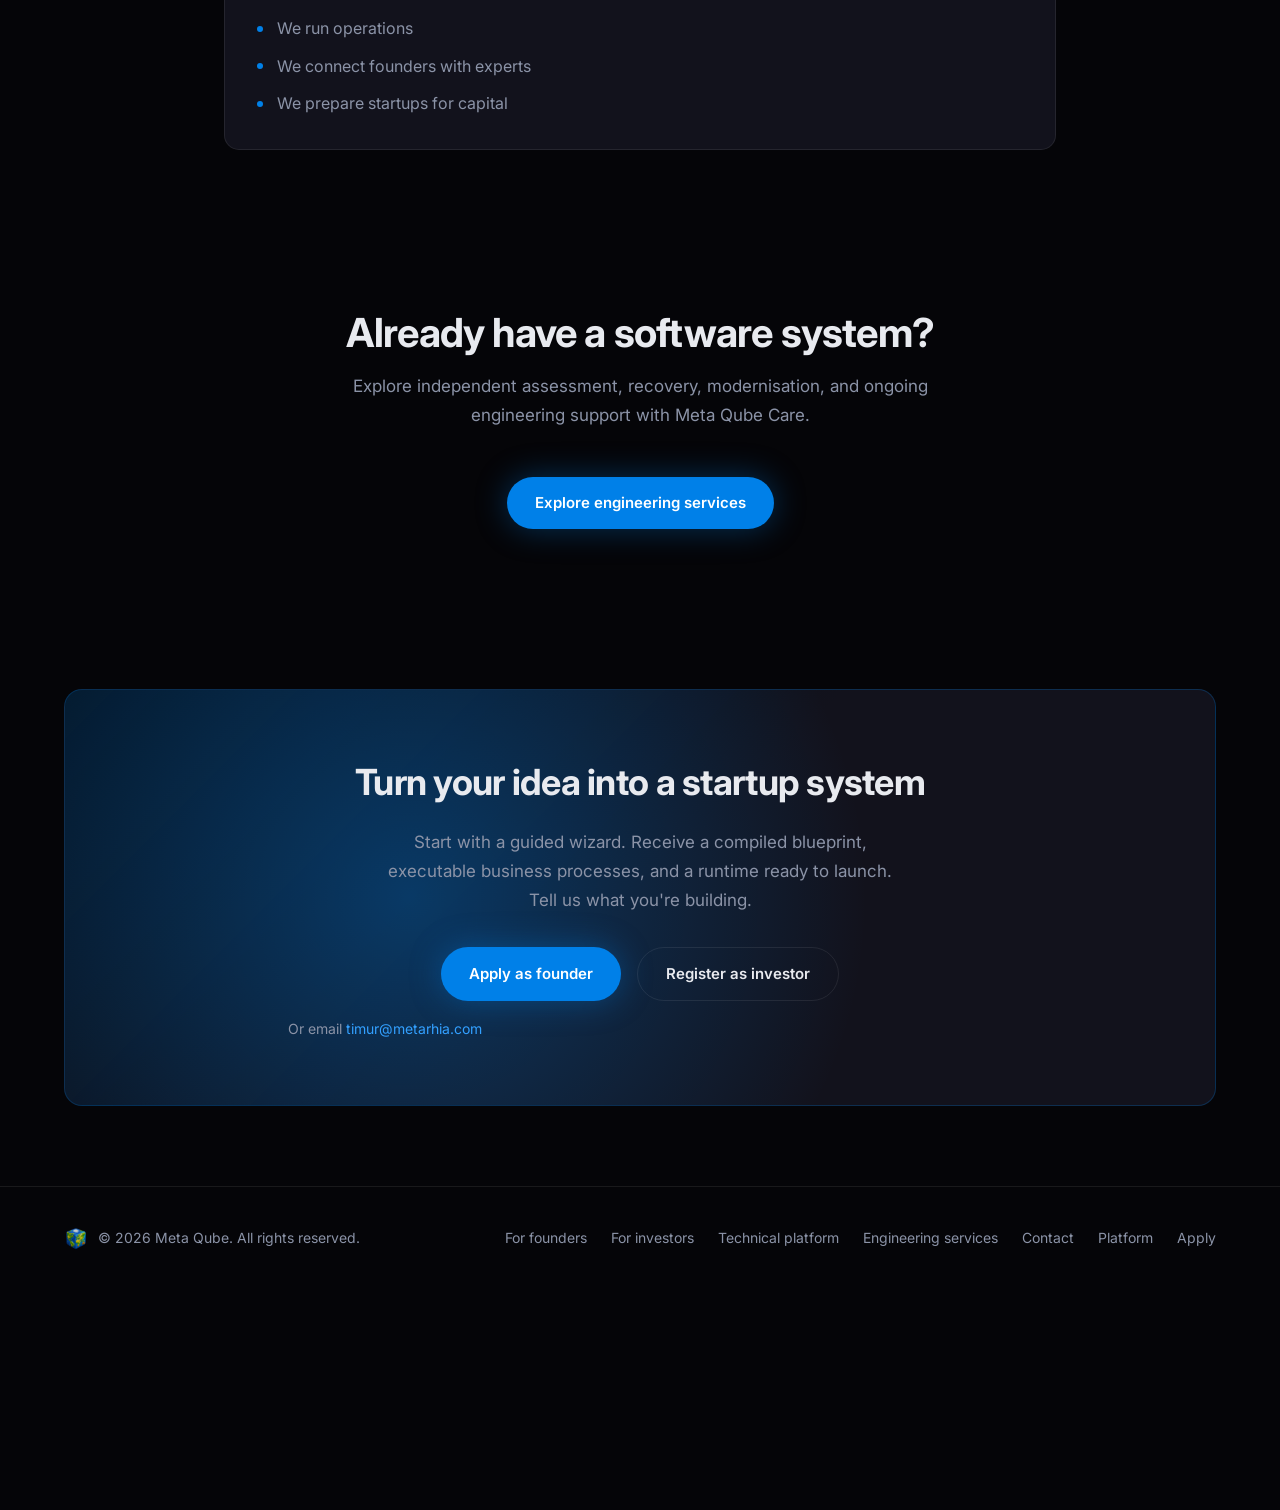
<file: en/index.html>
<!DOCTYPE html>
<html lang="en">
<head>
  <meta charset="UTF-8">
  <meta name="viewport" content="width=device-width, initial-scale=1.0">
  <meta http-equiv="refresh" content="0; url=/">
  <link rel="canonical" href="https://meta-qube.com/">
  <title>Meta Qube — Startup Compiler &amp; Runtime</title>
</head>
<body>
  <p><a href="/">Continue to Meta Qube (English)</a></p>
</body>
</html>
</file>
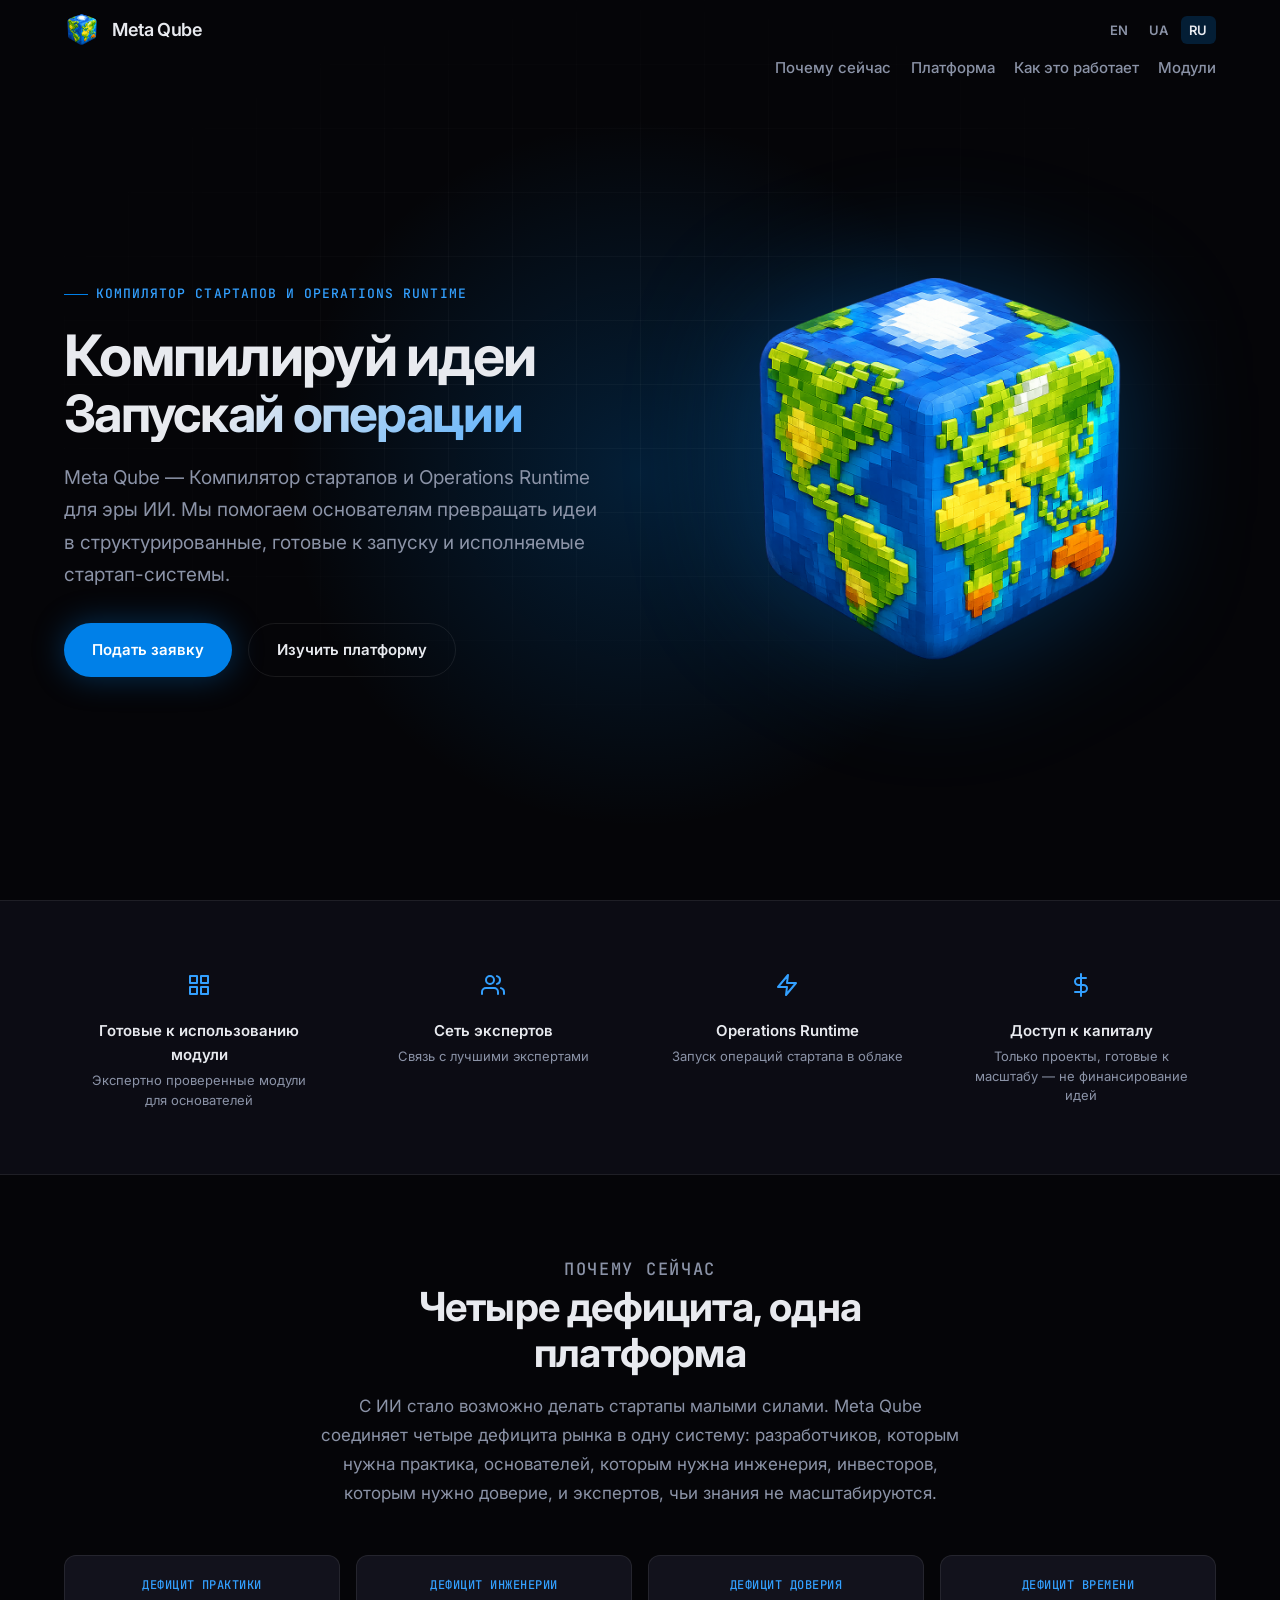
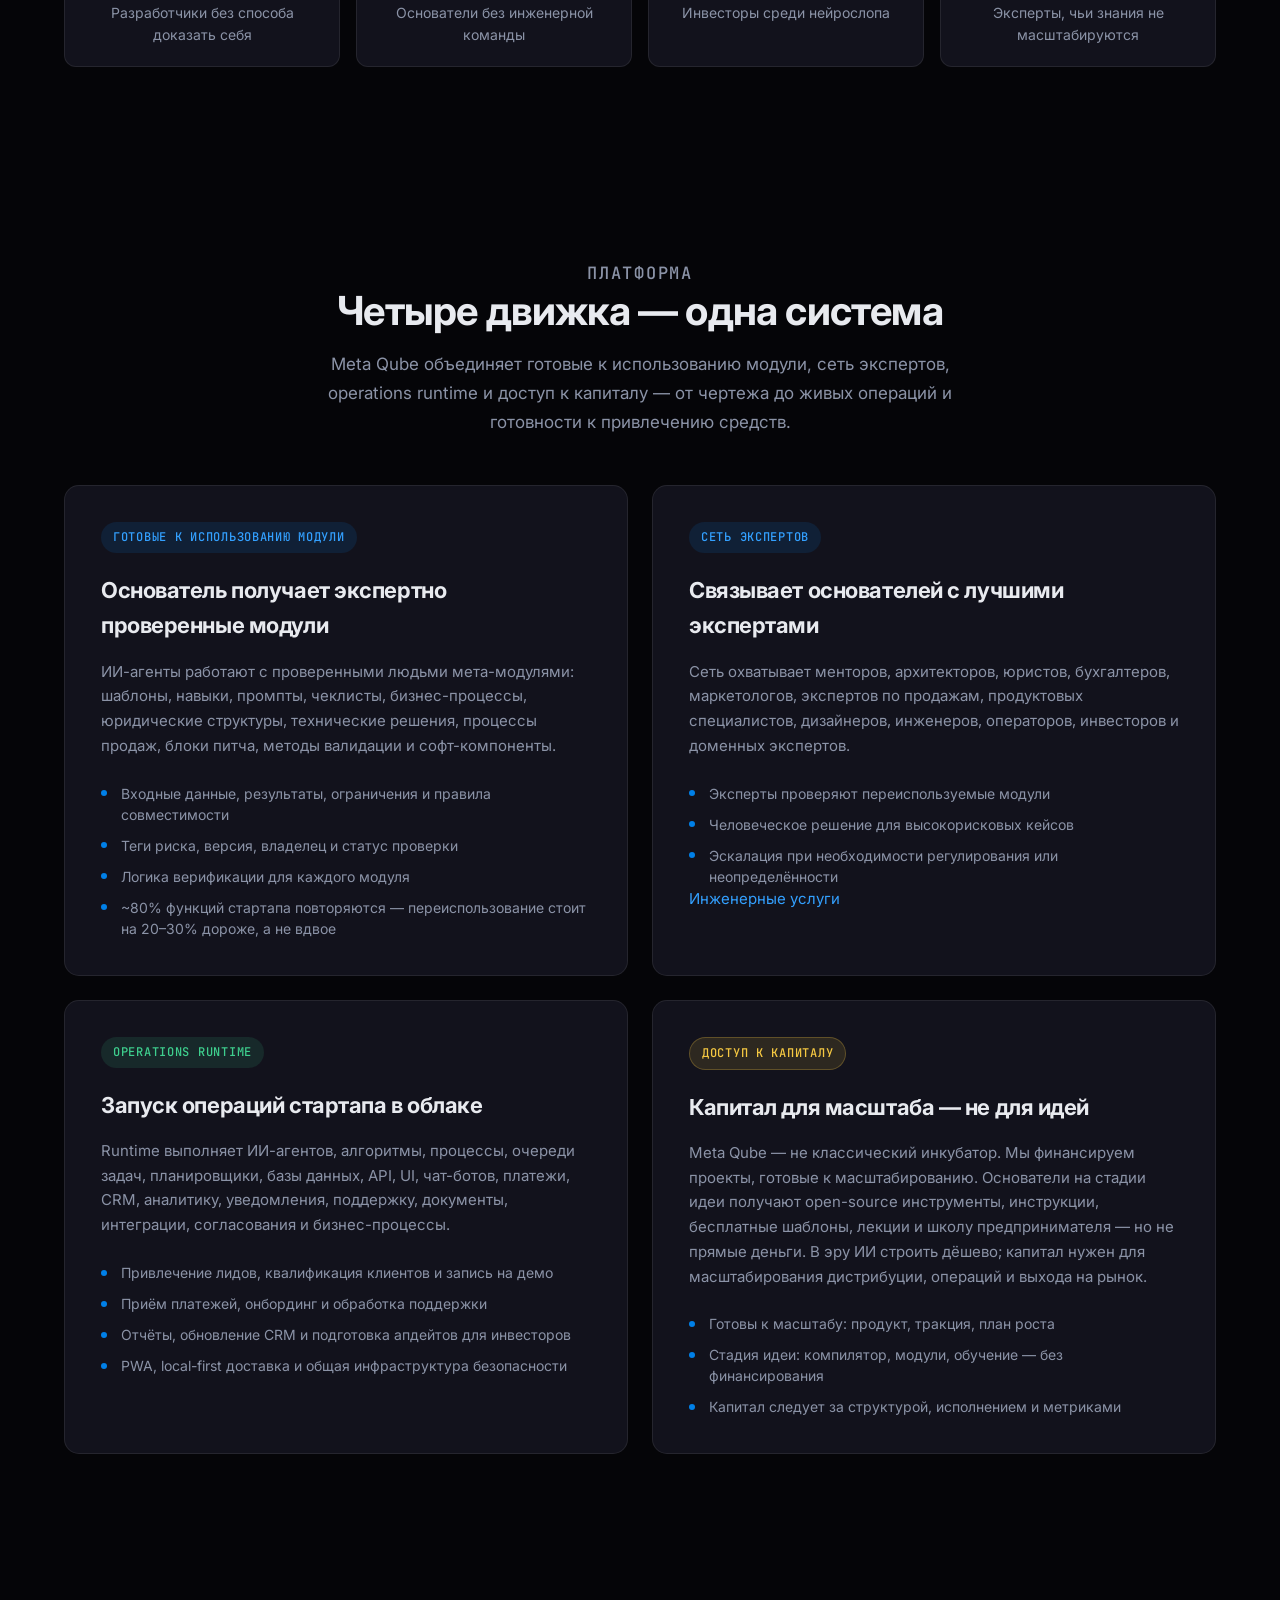
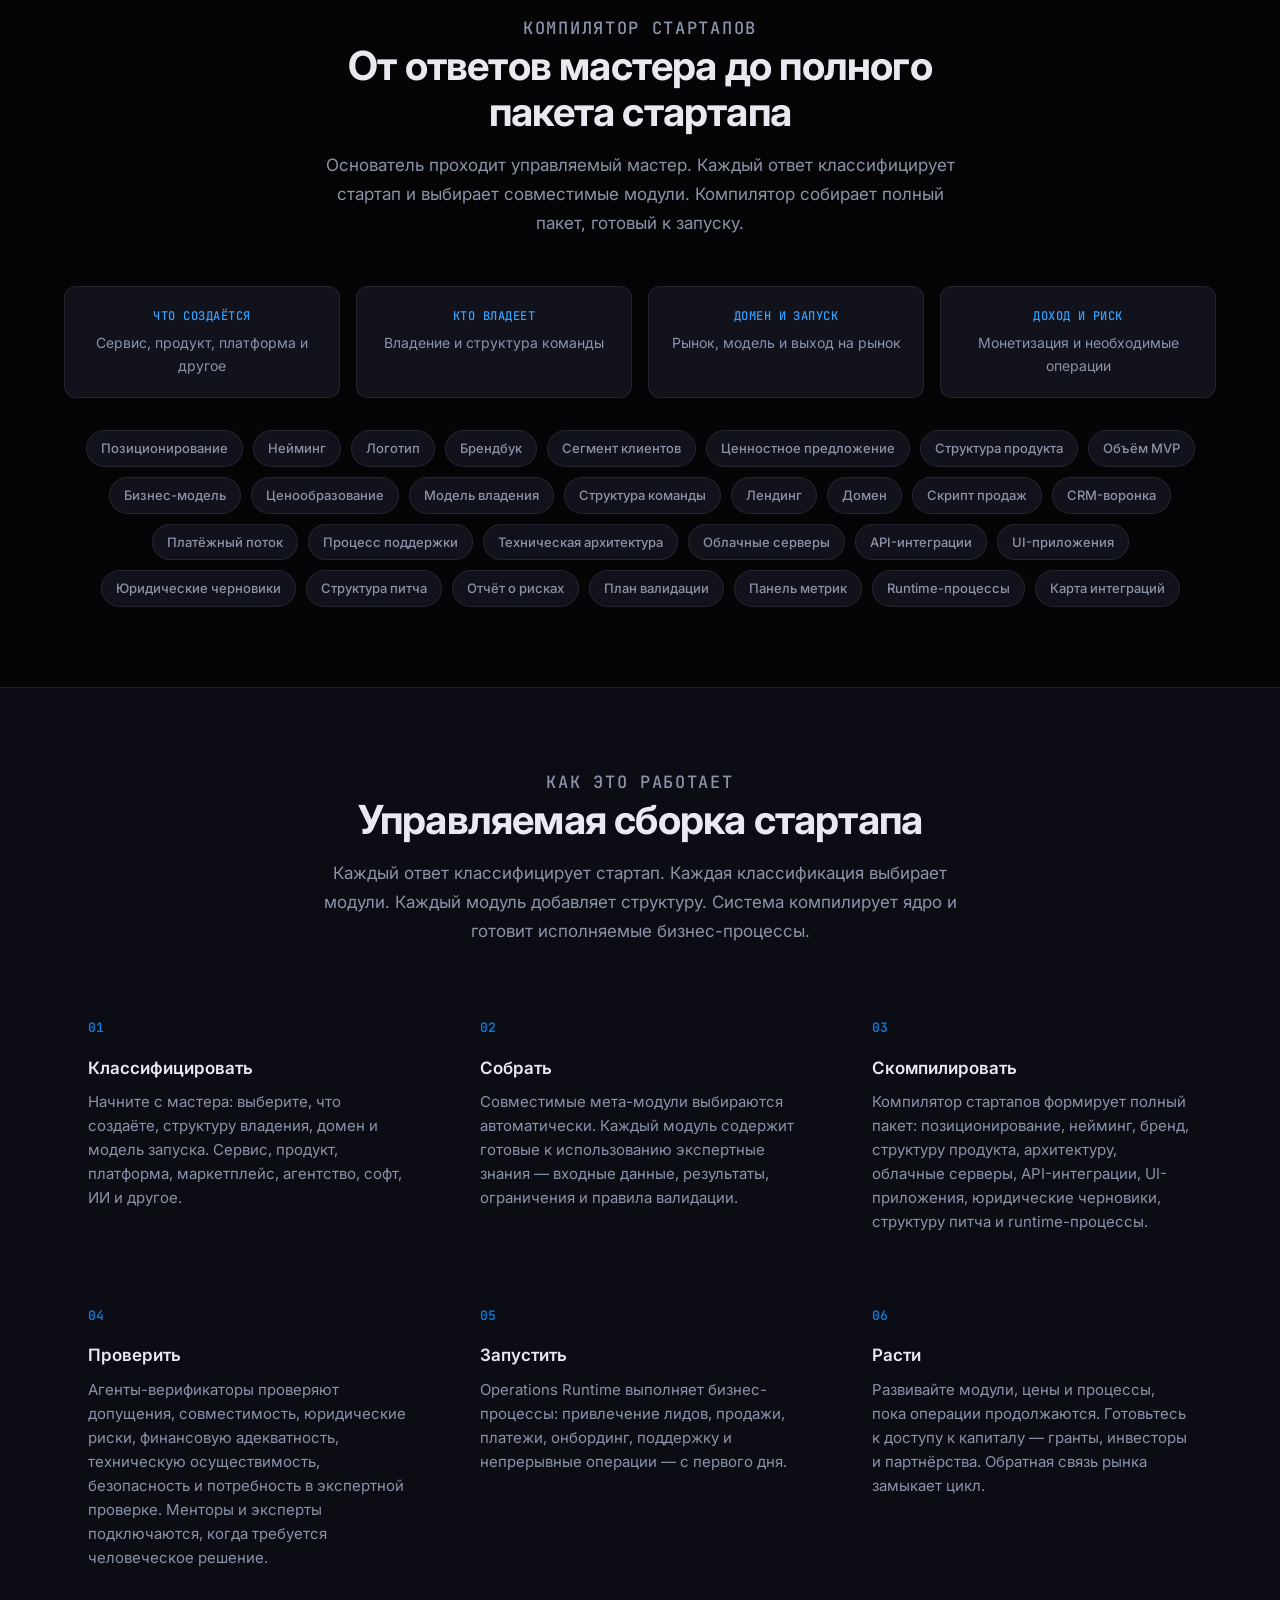
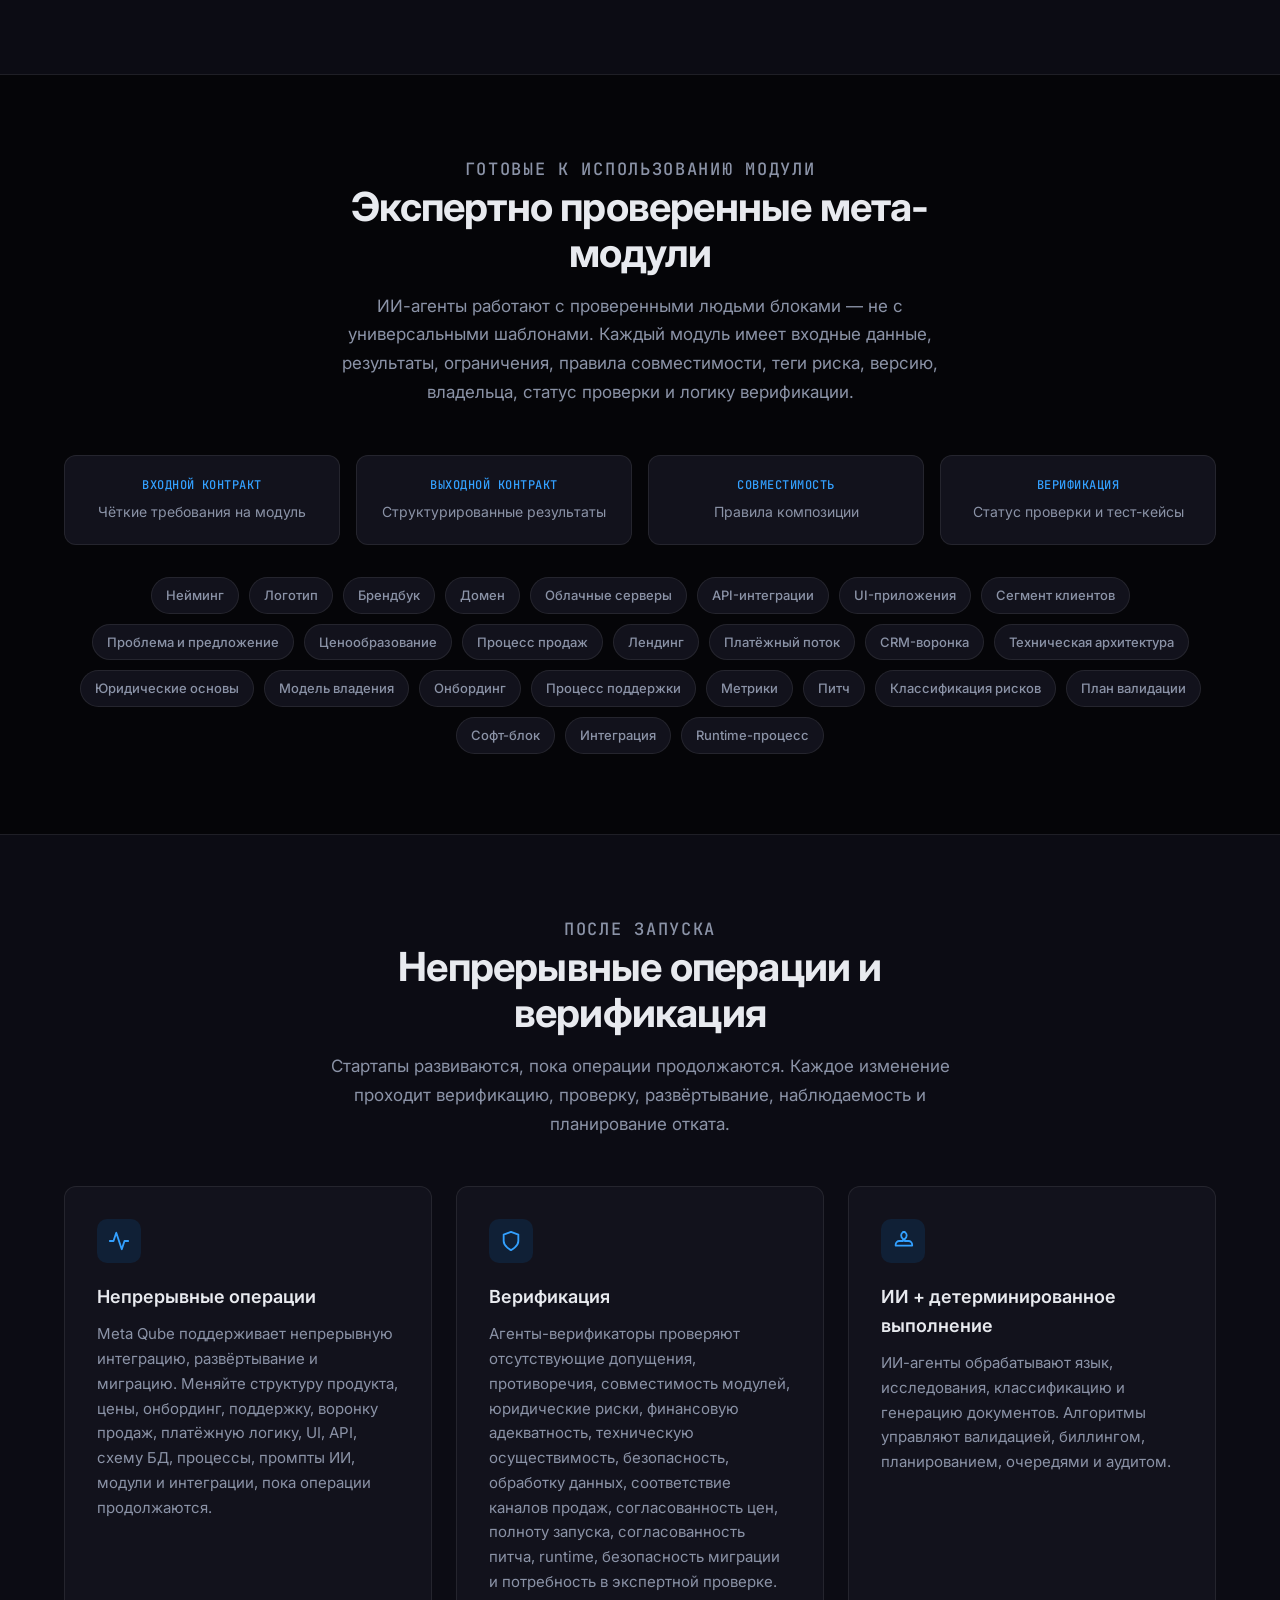
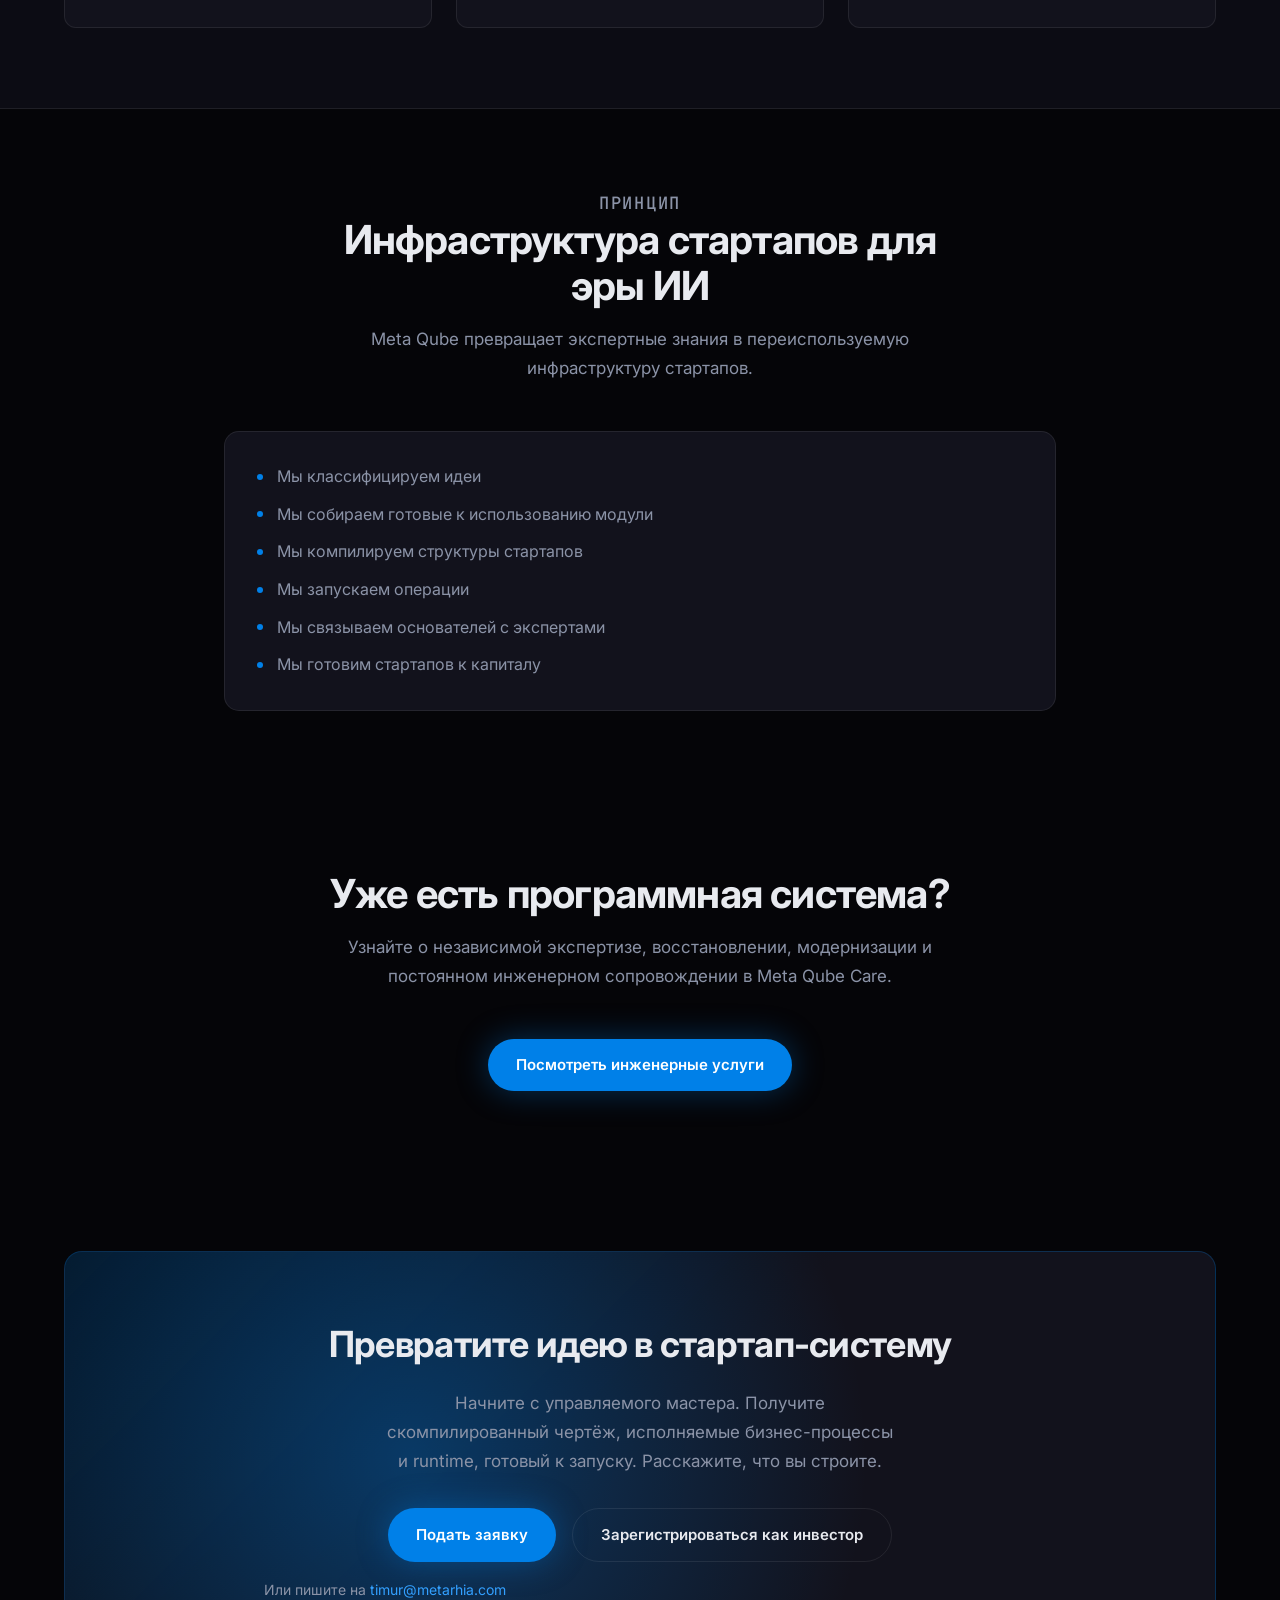
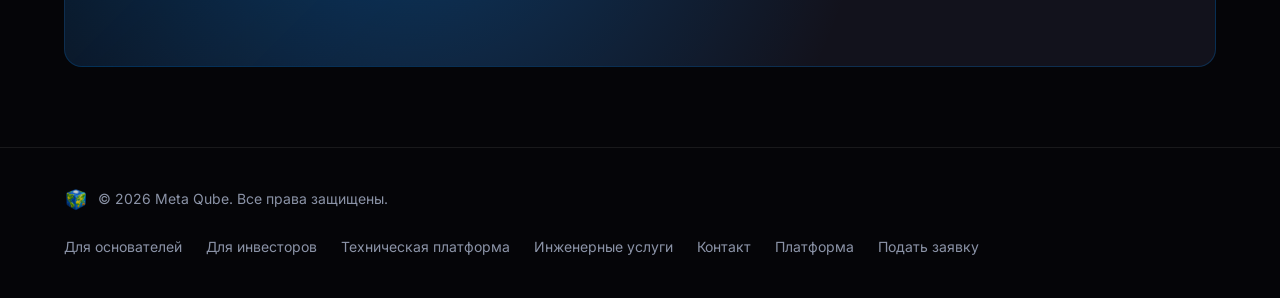
<file: ru/index.html>
<!DOCTYPE html>
<html lang="ru">
<head>
  <meta charset="UTF-8">
  <meta name="viewport" content="width=device-width, initial-scale=1.0">
  <meta name="description" content="Meta Qube — Компилятор стартапов и Operations Runtime для эры ИИ. Превращайте идеи в структурированные, готовые к запуску и исполняемые стартап-системы.">
  <meta name="theme-color" content="#0080e8">
  <title>Meta Qube — Компилятор стартапов и Operations Runtime</title>

  <link rel="alternate" hreflang="en" href="https://meta-qube.com/">
  <link rel="alternate" hreflang="uk" href="https://meta-qube.com/ua/">
  <link rel="alternate" hreflang="ru" href="https://meta-qube.com/ru/">
  <link rel="alternate" hreflang="x-default" href="https://meta-qube.com/">

  <link rel="icon" href="/favicon.ico" sizes="any">
  <link rel="icon" href="/favicon-32x32.png" type="image/png" sizes="32x32">
  <link rel="icon" href="/favicon-16x16.png" type="image/png" sizes="16x16">
  <link rel="apple-touch-icon" href="/apple-touch-icon.png">
  <link rel="manifest" href="/site.webmanifest">

  <link rel="preconnect" href="https://fonts.googleapis.com">
  <link rel="preconnect" href="https://fonts.gstatic.com" crossorigin>
  <link href="https://fonts.googleapis.com/css2?family=Inter:wght@400;500;600;700&family=JetBrains+Mono:wght@500&display=swap" rel="stylesheet">
  <link rel="stylesheet" href="/styles.css">
</head>
<body>
  <header class="site-header" id="header">
    <div class="container header-inner">
      <div class="header-top">
      <a href="/ru/" class="logo">
        <img src="/images/metaqube.png" alt="" width="36" height="36">
        Meta Qube
      </a>
      <nav class="lang-switch" aria-label="Язык">
        <a href="/" class="lang-link" hreflang="en">EN</a>
        <a href="/ua/" class="lang-link" hreflang="uk">UA</a>
        <a href="/ru/" class="lang-link active" hreflang="ru" aria-current="page">RU</a>
      </nav>
      <button class="menu-toggle" id="menu-toggle" aria-label="Открыть меню" aria-expanded="false">
        <svg width="24" height="24" viewBox="0 0 24 24" fill="none" stroke="currentColor" stroke-width="2" stroke-linecap="round">
          <line x1="4" y1="7" x2="20" y2="7"/>
          <line x1="4" y1="12" x2="20" y2="12"/>
          <line x1="4" y1="17" x2="20" y2="17"/>
        </svg>
      </button>
      </div>
      <nav class="nav" id="nav">
        <a href="#deficits">Почему сейчас</a>
        <a href="#platform">Платформа</a>
        <a href="#process">Как это работает</a>
        <a href="#modules">Модули</a>
      </nav>
    </div>
  </header>

  <main>
    <section class="hero">
      <div class="hero-bg" aria-hidden="true">
        <div class="hero-glow"></div>
        <div class="hero-grid"></div>
      </div>
      <div class="container hero-inner">
        <div class="hero-content">
          <p class="eyebrow">Компилятор стартапов и Operations Runtime</p>
          <h1><span class="hero-line">Компилируй идеи</span><span class="hero-line hero-line-accent">Запускай операции</span></h1>
          <p class="hero-lead">
            Meta Qube — Компилятор стартапов и Operations Runtime для эры ИИ.
            Мы помогаем основателям превращать идеи в структурированные,
            готовые к запуску и исполняемые стартап-системы.
          </p>
          <div class="hero-actions">
            <a href="https://founders.meta-qube.com/ru/apply/" class="btn btn-primary">Подать заявку</a>
            <a href="#platform" class="btn btn-secondary">Изучить платформу</a>
          </div>
        </div>
        <div class="hero-visual">
          <img
            class="hero-cube"
            src="/images/metaqube.png"
            alt="Meta Qube — модульная архитектура стартапа в виде воксельного куба-глобуса"
            width="448"
            height="448"
          >
        </div>
      </div>
    </section>

    <section class="pillars" aria-label="Четыре движка">
      <div class="container pillars-grid">
        <div class="pillar">
          <div class="pillar-icon" aria-hidden="true">
            <svg viewBox="0 0 24 24" fill="none" stroke="currentColor" stroke-width="2" stroke-linecap="round" stroke-linejoin="round">
              <rect x="3" y="3" width="7" height="7"/>
              <rect x="14" y="3" width="7" height="7"/>
              <rect x="14" y="14" width="7" height="7"/>
              <rect x="3" y="14" width="7" height="7"/>
            </svg>
          </div>
          <div class="pillar-label">Готовые к использованию модули</div>
          <div class="pillar-desc">Экспертно проверенные модули для основателей</div>
        </div>
        <div class="pillar">
          <div class="pillar-icon" aria-hidden="true">
            <svg viewBox="0 0 24 24" fill="none" stroke="currentColor" stroke-width="2" stroke-linecap="round" stroke-linejoin="round">
              <path d="M17 21v-2a4 4 0 0 0-4-4H5a4 4 0 0 0-4 4v2"/>
              <circle cx="9" cy="7" r="4"/>
              <path d="M23 21v-2a4 4 0 0 0-3-3.87"/>
              <path d="M16 3.13a4 4 0 0 1 0 7.75"/>
            </svg>
          </div>
          <div class="pillar-label">Сеть экспертов</div>
          <div class="pillar-desc">Связь с лучшими экспертами</div>
        </div>
        <div class="pillar">
          <div class="pillar-icon" aria-hidden="true">
            <svg viewBox="0 0 24 24" fill="none" stroke="currentColor" stroke-width="2" stroke-linecap="round" stroke-linejoin="round">
              <polygon points="13 2 3 14 12 14 11 22 21 10 12 10 13 2"/>
            </svg>
          </div>
          <div class="pillar-label">Operations Runtime</div>
          <div class="pillar-desc">Запуск операций стартапа в облаке</div>
        </div>
        <div class="pillar">
          <div class="pillar-icon" aria-hidden="true">
            <svg viewBox="0 0 24 24" fill="none" stroke="currentColor" stroke-width="2" stroke-linecap="round" stroke-linejoin="round">
              <line x1="12" y1="1" x2="12" y2="23"/>
              <path d="M17 5H9.5a3.5 3.5 0 0 0 0 7h5a3.5 3.5 0 0 1 0 7H6"/>
            </svg>
          </div>
          <div class="pillar-label">Доступ к капиталу</div>
          <div class="pillar-desc">Только проекты, готовые к масштабу — не финансирование идей</div>
        </div>
      </div>
    </section>

    <section id="deficits">
      <div class="container">
        <header class="section-header centered">
          <p class="section-tag">Почему сейчас</p>
          <h2>Четыре дефицита, одна платформа</h2>
          <p>
            С ИИ стало возможно делать стартапы малыми силами. Meta Qube
            соединяет четыре дефицита рынка в одну систему: разработчиков,
            которым нужна практика, основателей, которым нужна инженерия,
            инвесторов, которым нужно доверие, и экспертов, чьи знания не
            масштабируются.
          </p>
        </header>
        <div class="module-contract">
          <div class="contract-item">
            <span class="contract-key">Дефицит практики</span>
            <span class="contract-val">Разработчики без способа доказать себя</span>
          </div>
          <div class="contract-item">
            <span class="contract-key">Дефицит инженерии</span>
            <span class="contract-val">Основатели без инженерной команды</span>
          </div>
          <div class="contract-item">
            <span class="contract-key">Дефицит доверия</span>
            <span class="contract-val">Инвесторы среди нейрослопа</span>
          </div>
          <div class="contract-item">
            <span class="contract-key">Дефицит времени</span>
            <span class="contract-val">Эксперты, чьи знания не масштабируются</span>
          </div>
        </div>
      </div>
    </section>

    <section id="platform">
      <div class="container">
        <header class="section-header centered">
          <p class="section-tag">Платформа</p>
          <h2>Четыре движка — одна система</h2>
          <p>
            Meta Qube объединяет готовые к использованию модули, сеть экспертов,
            operations runtime и доступ к капиталу — от чертежа до живых
            операций и готовности к привлечению средств.
          </p>
        </header>
        <div class="platform-grid">
          <article class="platform-card">
            <div class="platform-badge">Готовые к использованию модули</div>
            <h3>Основатель получает экспертно проверенные модули</h3>
            <p>
              ИИ-агенты работают с проверенными людьми мета-модулями: шаблоны, навыки,
              промпты, чеклисты, бизнес-процессы, юридические структуры, технические
              решения, процессы продаж, блоки питча, методы валидации и софт-компоненты.
            </p>
            <ul class="feature-list">
              <li>Входные данные, результаты, ограничения и правила совместимости</li>
              <li>Теги риска, версия, владелец и статус проверки</li>
              <li>Логика верификации для каждого модуля</li>
              <li>~80% функций стартапа повторяются — переиспользование стоит на 20–30% дороже, а не вдвое</li>
            </ul>
          </article>
          <article class="platform-card">
            <div class="platform-badge">Сеть экспертов</div>
            <h3>Связывает основателей с лучшими экспертами</h3>
            <p>
              Сеть охватывает менторов, архитекторов, юристов, бухгалтеров, маркетологов,
              экспертов по продажам, продуктовых специалистов, дизайнеров, инженеров, операторов,
              инвесторов и доменных экспертов.
            </p>
            <ul class="feature-list">
              <li>Эксперты проверяют переиспользуемые модули</li>
              <li>Человеческое решение для высокорисковых кейсов</li>
              <li>Эскалация при необходимости регулирования или неопределённости</li>
            </ul>
            <p><a href="https://care.meta-qube.com/ru/">Инженерные услуги</a></p>
          </article>
          <article class="platform-card">
            <div class="platform-badge accent-green">Operations Runtime</div>
            <h3>Запуск операций стартапа в облаке</h3>
            <p>
              Runtime выполняет ИИ-агентов, алгоритмы, процессы, очереди задач,
              планировщики, базы данных, API, UI, чат-ботов, платежи, CRM, аналитику,
              уведомления, поддержку, документы, интеграции, согласования и бизнес-процессы.
            </p>
            <ul class="feature-list">
              <li>Привлечение лидов, квалификация клиентов и запись на демо</li>
              <li>Приём платежей, онбординг и обработка поддержки</li>
              <li>Отчёты, обновление CRM и подготовка апдейтов для инвесторов</li>
              <li>PWA, local-first доставка и общая инфраструктура безопасности</li>
            </ul>
          </article>
          <article class="platform-card">
            <div class="platform-badge accent-amber">Доступ к капиталу</div>
            <h3>Капитал для масштаба — не для идей</h3>
            <p>
              Meta Qube — не классический инкубатор. Мы финансируем проекты, готовые к масштабированию.
              Основатели на стадии идеи получают open-source инструменты, инструкции, бесплатные шаблоны,
              лекции и школу предпринимателя — но не прямые деньги. В эру ИИ строить дёшево;
              капитал нужен для масштабирования дистрибуции, операций и выхода на рынок.
            </p>
            <ul class="feature-list">
              <li>Готовы к масштабу: продукт, тракция, план роста</li>
              <li>Стадия идеи: компилятор, модули, обучение — без финансирования</li>
              <li>Капитал следует за структурой, исполнением и метриками</li>
            </ul>
          </article>
        </div>
      </div>
    </section>

    <section id="compiler">
      <div class="container">
        <header class="section-header centered">
          <p class="section-tag">Компилятор стартапов</p>
          <h2>От ответов мастера до полного пакета стартапа</h2>
          <p>
            Основатель проходит управляемый мастер. Каждый ответ классифицирует
            стартап и выбирает совместимые модули. Компилятор собирает
            полный пакет, готовый к запуску.
          </p>
        </header>
        <div class="module-contract">
          <div class="contract-item">
            <span class="contract-key">Что создаётся</span>
            <span class="contract-val">Сервис, продукт, платформа и другое</span>
          </div>
          <div class="contract-item">
            <span class="contract-key">Кто владеет</span>
            <span class="contract-val">Владение и структура команды</span>
          </div>
          <div class="contract-item">
            <span class="contract-key">Домен и запуск</span>
            <span class="contract-val">Рынок, модель и выход на рынок</span>
          </div>
          <div class="contract-item">
            <span class="contract-key">Доход и риск</span>
            <span class="contract-val">Монетизация и необходимые операции</span>
          </div>
        </div>
        <div class="tag-cloud" aria-label="Результаты компилятора">
          <span class="tag">Позиционирование</span>
          <span class="tag">Нейминг</span>
          <span class="tag">Логотип</span>
          <span class="tag">Брендбук</span>
          <span class="tag">Сегмент клиентов</span>
          <span class="tag">Ценностное предложение</span>
          <span class="tag">Структура продукта</span>
          <span class="tag">Объём MVP</span>
          <span class="tag">Бизнес-модель</span>
          <span class="tag">Ценообразование</span>
          <span class="tag">Модель владения</span>
          <span class="tag">Структура команды</span>
          <span class="tag">Лендинг</span>
          <span class="tag">Домен</span>
          <span class="tag">Скрипт продаж</span>
          <span class="tag">CRM-воронка</span>
          <span class="tag">Платёжный поток</span>
          <span class="tag">Процесс поддержки</span>
          <span class="tag">Техническая архитектура</span>
          <span class="tag">Облачные серверы</span>
          <span class="tag">API-интеграции</span>
          <span class="tag">UI-приложения</span>
          <span class="tag">Юридические черновики</span>
          <span class="tag">Структура питча</span>
          <span class="tag">Отчёт о рисках</span>
          <span class="tag">План валидации</span>
          <span class="tag">Панель метрик</span>
          <span class="tag">Runtime-процессы</span>
          <span class="tag">Карта интеграций</span>
        </div>
      </div>
    </section>

    <section class="process" id="process">
      <div class="container">
        <header class="section-header centered">
          <p class="section-tag">Как это работает</p>
          <h2>Управляемая сборка стартапа</h2>
          <p>
            Каждый ответ классифицирует стартап. Каждая классификация выбирает модули.
            Каждый модуль добавляет структуру. Система компилирует ядро и готовит
            исполняемые бизнес-процессы.
          </p>
        </header>
        <div class="process-steps">
          <div class="process-step">
            <h3>Классифицировать</h3>
            <p>
              Начните с мастера: выберите, что создаёте, структуру владения,
              домен и модель запуска. Сервис, продукт, платформа, маркетплейс,
              агентство, софт, ИИ и другое.
            </p>
          </div>
          <div class="process-step">
            <h3>Собрать</h3>
            <p>
              Совместимые мета-модули выбираются автоматически. Каждый модуль
              содержит готовые к использованию экспертные знания — входные данные, результаты,
              ограничения и правила валидации.
            </p>
          </div>
          <div class="process-step">
            <h3>Скомпилировать</h3>
            <p>
              Компилятор стартапов формирует полный пакет: позиционирование, нейминг,
              бренд, структуру продукта, архитектуру, облачные серверы, API-интеграции,
              UI-приложения, юридические черновики, структуру питча и runtime-процессы.
            </p>
          </div>
          <div class="process-step">
            <h3>Проверить</h3>
            <p>
              Агенты-верификаторы проверяют допущения, совместимость, юридические риски,
              финансовую адекватность, техническую осуществимость, безопасность и потребность в экспертной проверке.
              Менторы и эксперты подключаются, когда требуется человеческое решение.
            </p>
          </div>
          <div class="process-step">
            <h3>Запустить</h3>
            <p>
              Operations Runtime выполняет бизнес-процессы: привлечение лидов, продажи,
              платежи, онбординг, поддержку и непрерывные операции — с первого дня.
            </p>
          </div>
          <div class="process-step">
            <h3>Расти</h3>
            <p>
              Развивайте модули, цены и процессы, пока операции продолжаются.
              Готовьтесь к доступу к капиталу — гранты, инвесторы и партнёрства.
              Обратная связь рынка замыкает цикл.
            </p>
          </div>
        </div>
      </div>
    </section>

    <section id="modules">
      <div class="container">
        <header class="section-header centered">
          <p class="section-tag">Готовые к использованию модули</p>
          <h2>Экспертно проверенные мета-модули</h2>
          <p>
            ИИ-агенты работают с проверенными людьми блоками — не с универсальными шаблонами.
            Каждый модуль имеет входные данные, результаты, ограничения, правила совместимости,
            теги риска, версию, владельца, статус проверки и логику верификации.
          </p>
        </header>
        <div class="module-contract">
          <div class="contract-item">
            <span class="contract-key">Входной контракт</span>
            <span class="contract-val">Чёткие требования на модуль</span>
          </div>
          <div class="contract-item">
            <span class="contract-key">Выходной контракт</span>
            <span class="contract-val">Структурированные результаты</span>
          </div>
          <div class="contract-item">
            <span class="contract-key">Совместимость</span>
            <span class="contract-val">Правила композиции</span>
          </div>
          <div class="contract-item">
            <span class="contract-key">Верификация</span>
            <span class="contract-val">Статус проверки и тест-кейсы</span>
          </div>
        </div>
        <div class="tag-cloud" aria-label="Типы модулей">
          <span class="tag">Нейминг</span>
          <span class="tag">Логотип</span>
          <span class="tag">Брендбук</span>
          <span class="tag">Домен</span>
          <span class="tag">Облачные серверы</span>
          <span class="tag">API-интеграции</span>
          <span class="tag">UI-приложения</span>
          <span class="tag">Сегмент клиентов</span>
          <span class="tag">Проблема и предложение</span>
          <span class="tag">Ценообразование</span>
          <span class="tag">Процесс продаж</span>
          <span class="tag">Лендинг</span>
          <span class="tag">Платёжный поток</span>
          <span class="tag">CRM-воронка</span>
          <span class="tag">Техническая архитектура</span>
          <span class="tag">Юридические основы</span>
          <span class="tag">Модель владения</span>
          <span class="tag">Онбординг</span>
          <span class="tag">Процесс поддержки</span>
          <span class="tag">Метрики</span>
          <span class="tag">Питч</span>
          <span class="tag">Классификация рисков</span>
          <span class="tag">План валидации</span>
          <span class="tag">Софт-блок</span>
          <span class="tag">Интеграция</span>
          <span class="tag">Runtime-процесс</span>
        </div>
      </div>
    </section>

    <section class="capabilities">
      <div class="container">
        <header class="section-header centered">
          <p class="section-tag">После запуска</p>
          <h2>Непрерывные операции и верификация</h2>
          <p>
            Стартапы развиваются, пока операции продолжаются. Каждое изменение проходит
            верификацию, проверку, развёртывание, наблюдаемость и планирование отката.
          </p>
        </header>
        <div class="card-grid">
          <article class="card">
            <div class="card-icon" aria-hidden="true">
              <svg viewBox="0 0 24 24" fill="none" stroke="currentColor" stroke-width="2" stroke-linecap="round" stroke-linejoin="round">
                <polyline points="22 12 18 12 15 21 9 3 6 12 2 12"/>
              </svg>
            </div>
            <h3>Непрерывные операции</h3>
            <p>
              Meta Qube поддерживает непрерывную интеграцию, развёртывание и миграцию.
              Меняйте структуру продукта, цены, онбординг, поддержку, воронку продаж,
              платёжную логику, UI, API, схему БД, процессы, промпты ИИ, модули
              и интеграции, пока операции продолжаются.
            </p>
          </article>
          <article class="card">
            <div class="card-icon" aria-hidden="true">
              <svg viewBox="0 0 24 24" fill="none" stroke="currentColor" stroke-width="2" stroke-linecap="round" stroke-linejoin="round">
                <path d="M12 22s8-4 8-10V5l-8-3-8 3v7c0 6 8 10 8 10z"/>
              </svg>
            </div>
            <h3>Верификация</h3>
            <p>
              Агенты-верификаторы проверяют отсутствующие допущения, противоречия, совместимость модулей,
              юридические риски, финансовую адекватность, техническую осуществимость,
              безопасность, обработку данных, соответствие каналов продаж, согласованность цен,
              полноту запуска, согласованность питча, runtime, безопасность миграции
              и потребность в экспертной проверке.
            </p>
          </article>
          <article class="card">
            <div class="card-icon" aria-hidden="true">
              <svg viewBox="0 0 24 24" fill="none" stroke="currentColor" stroke-width="2" stroke-linecap="round" stroke-linejoin="round">
                <path d="M12 2a4 4 0 0 1 4 4c0 1.5-.8 2.8-2 3.5V12h4a4 4 0 0 1 4 4v1H4v-1a4 4 0 0 1 4-4h4V9.5C10.8 8.8 10 7.5 10 6a4 4 0 0 1 4-4z"/>
              </svg>
            </div>
            <h3>ИИ + детерминированное выполнение</h3>
            <p>
              ИИ-агенты обрабатывают язык, исследования, классификацию и генерацию
              документов. Алгоритмы управляют валидацией, биллингом, планированием,
              очередями и аудитом.
            </p>
          </article>
        </div>
      </div>
    </section>

    <section class="formula" id="principle">
      <div class="container">
        <header class="section-header centered">
          <p class="section-tag">Принцип</p>
          <h2>Инфраструктура стартапов для эры ИИ</h2>
          <p>Meta Qube превращает экспертные знания в переиспользуемую инфраструктуру стартапов.</p>
        </header>
        <div class="formula-box">
          <ul class="principle-list">
            <li>Мы классифицируем идеи</li>
            <li>Мы собираем готовые к использованию модули</li>
            <li>Мы компилируем структуры стартапов</li>
            <li>Мы запускаем операции</li>
            <li>Мы связываем основателей с экспертами</li>
            <li>Мы готовим стартапов к капиталу</li>
          </ul>
        </div>
      </div>
    </section>

    <section id="care">
      <div class="container">
        <header class="section-header centered">
          <h2>Уже есть программная система?</h2>
          <p>
            Узнайте о независимой экспертизе, восстановлении, модернизации и
            постоянном инженерном сопровождении в Meta Qube Care.
          </p>
        </header>
        <div class="hero-actions" style="justify-content:center">
          <a href="https://care.meta-qube.com/ru/" class="btn btn-primary">Посмотреть инженерные услуги</a>
        </div>
      </div>
    </section>

    <section class="cta" id="start">
      <div class="container">
        <div class="cta-box">
          <h2>Превратите идею в стартап-систему</h2>
          <p>
            Начните с управляемого мастера. Получите скомпилированный чертёж,
            исполняемые бизнес-процессы и runtime, готовый к запуску. Расскажите,
            что вы строите.
          </p>
          <div style="display:flex;flex-wrap:wrap;gap:1rem;justify-content:center">
            <a href="https://founders.meta-qube.com/ru/apply/" class="btn btn-primary">Подать заявку</a>
            <a href="https://capital.meta-qube.com/ru/connect/" class="btn btn-secondary">Зарегистрироваться как инвестор</a>
          </div>
          <p style="margin:1rem 0 0;font-size:0.875rem;color:var(--text-muted)">Или пишите на <a href="mailto:timur@metarhia.com">timur@metarhia.com</a></p>
        </div>
      </div>
    </section>
  </main>

  <footer class="site-footer">
    <div class="container footer-inner">
      <div class="footer-brand">
        <img src="/images/metaqube.png" alt="" width="24" height="24">
        <span>&copy; 2026 Meta Qube. Все права защищены.</span>
      </div>
      <div class="footer-links">
        <a href="https://founders.meta-qube.com/ru/">Для основателей</a>
        <a href="https://capital.meta-qube.com/ru/">Для инвесторов</a>
        <a href="https://platform.meta-qube.com/ru/">Техническая платформа</a>
        <a href="https://care.meta-qube.com/ru/">Инженерные услуги</a>
        <a href="mailto:timur@metarhia.com">Контакт</a>
        <a href="#platform">Платформа</a>
        <a href="https://founders.meta-qube.com/ru/apply/">Подать заявку</a>
      </div>
    </div>
  </footer>

  <script>
    const header = document.getElementById('header');
    const menuToggle = document.getElementById('menu-toggle');
    const nav = document.getElementById('nav');

    window.addEventListener('scroll', () => {
      header.classList.toggle('scrolled', window.scrollY > 20);
    }, { passive: true });

    menuToggle.addEventListener('click', () => {
      const open = nav.classList.toggle('open');
      menuToggle.setAttribute('aria-expanded', open);
    });

    nav.querySelectorAll('a').forEach(link => {
      link.addEventListener('click', () => {
        nav.classList.remove('open');
        menuToggle.setAttribute('aria-expanded', 'false');
      });
    });
  </script>
</body>
</html>
</file>
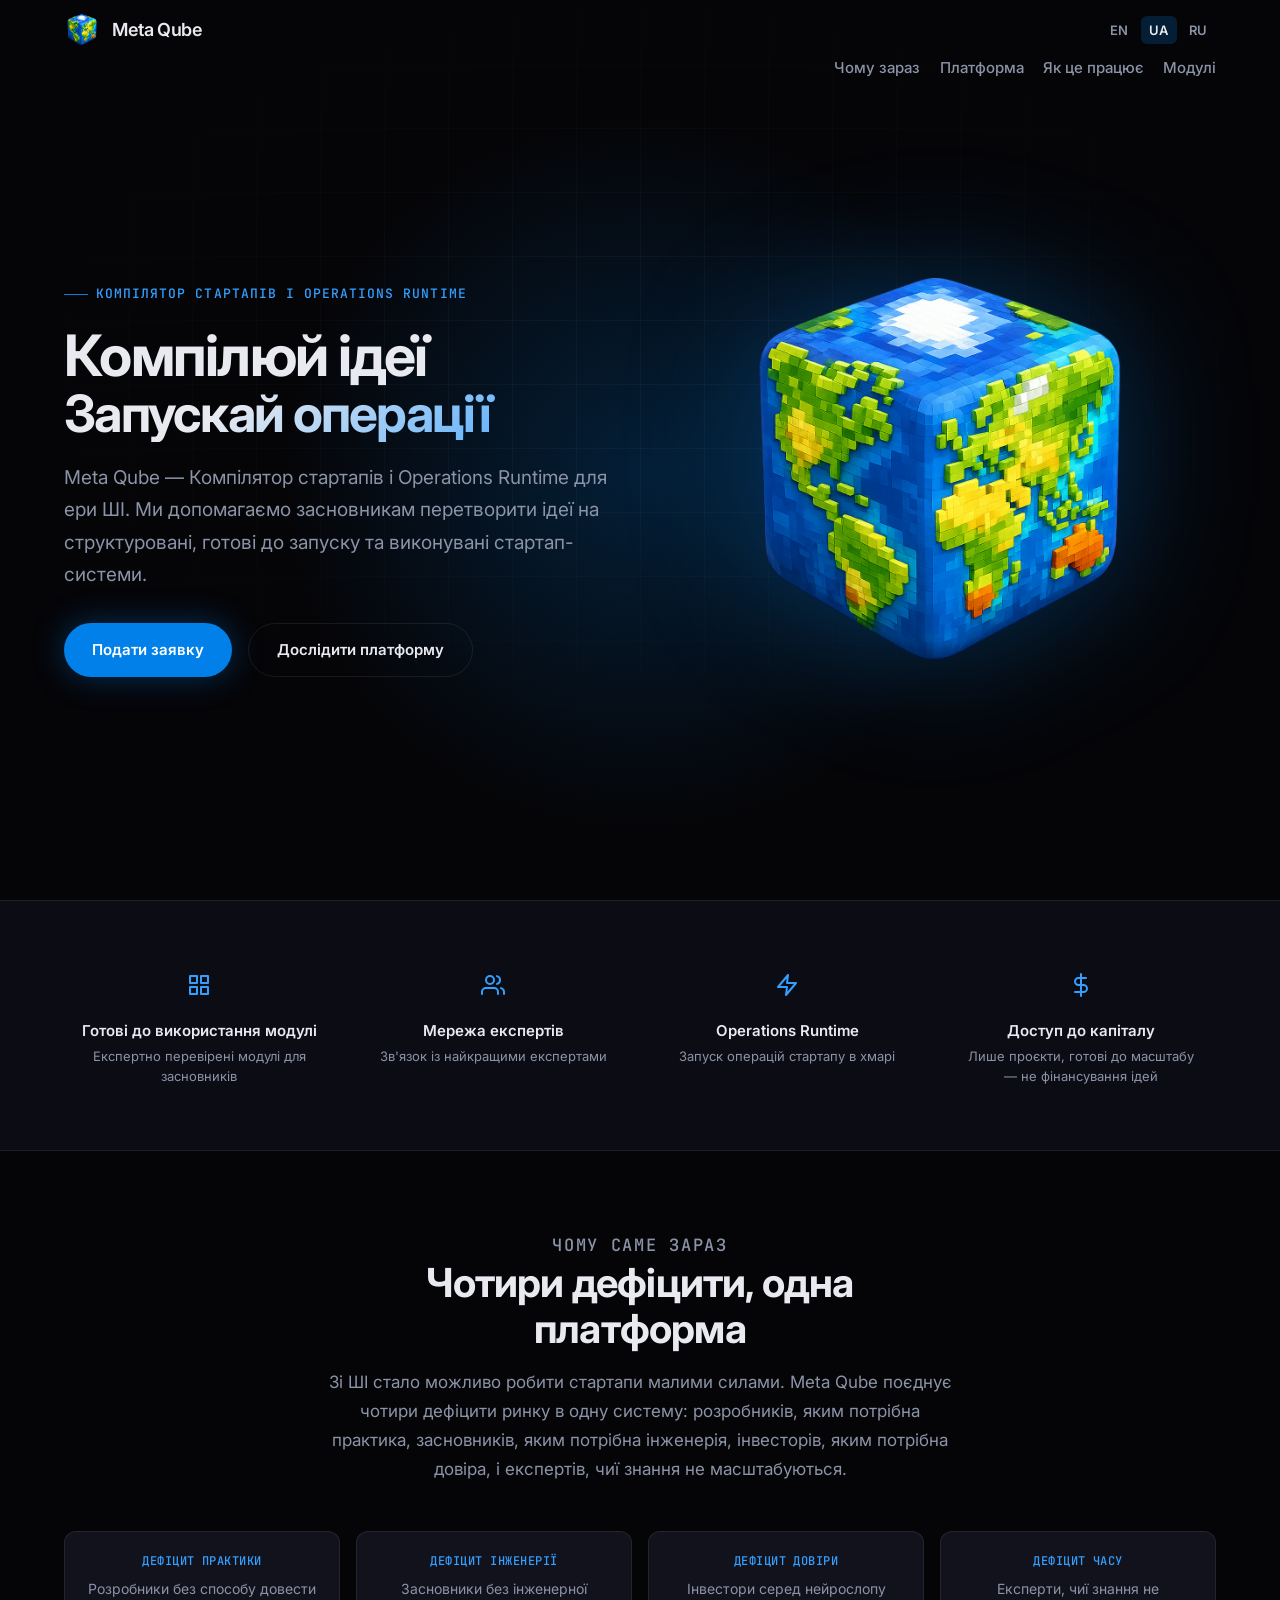
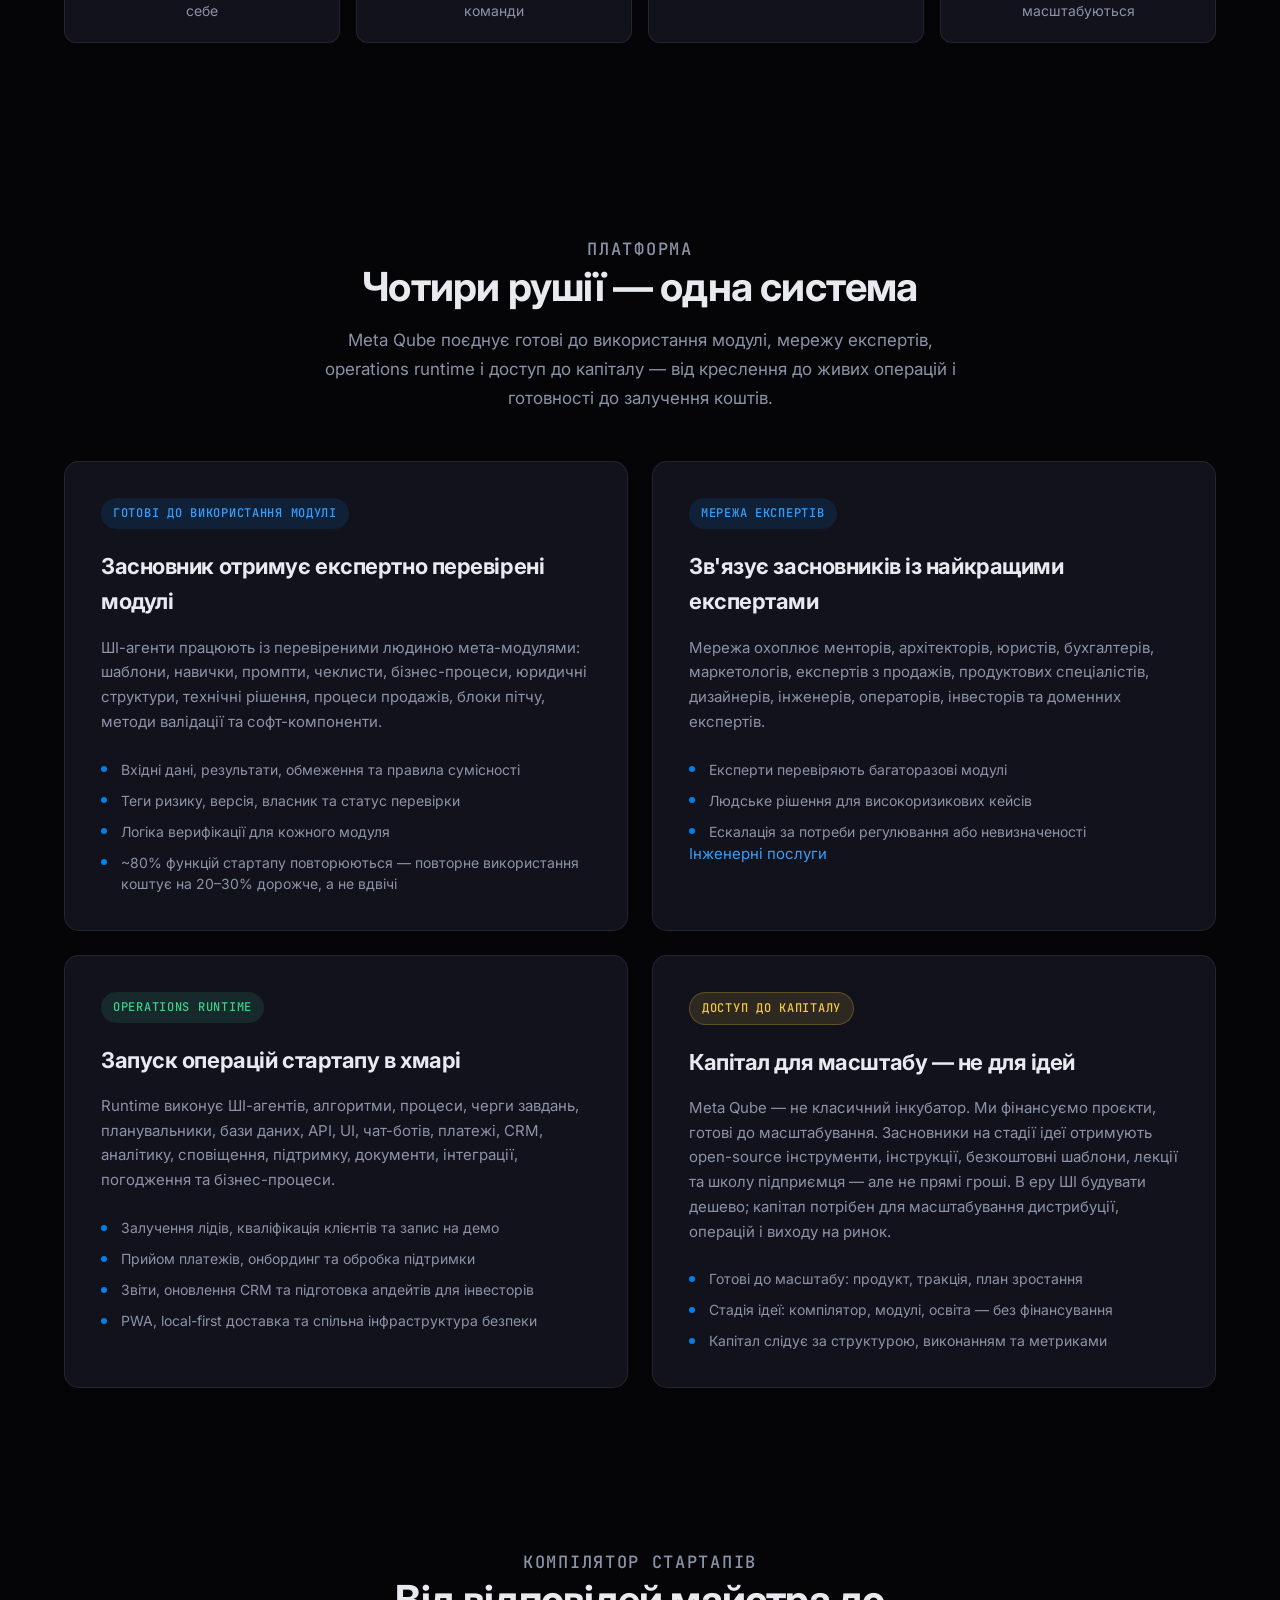
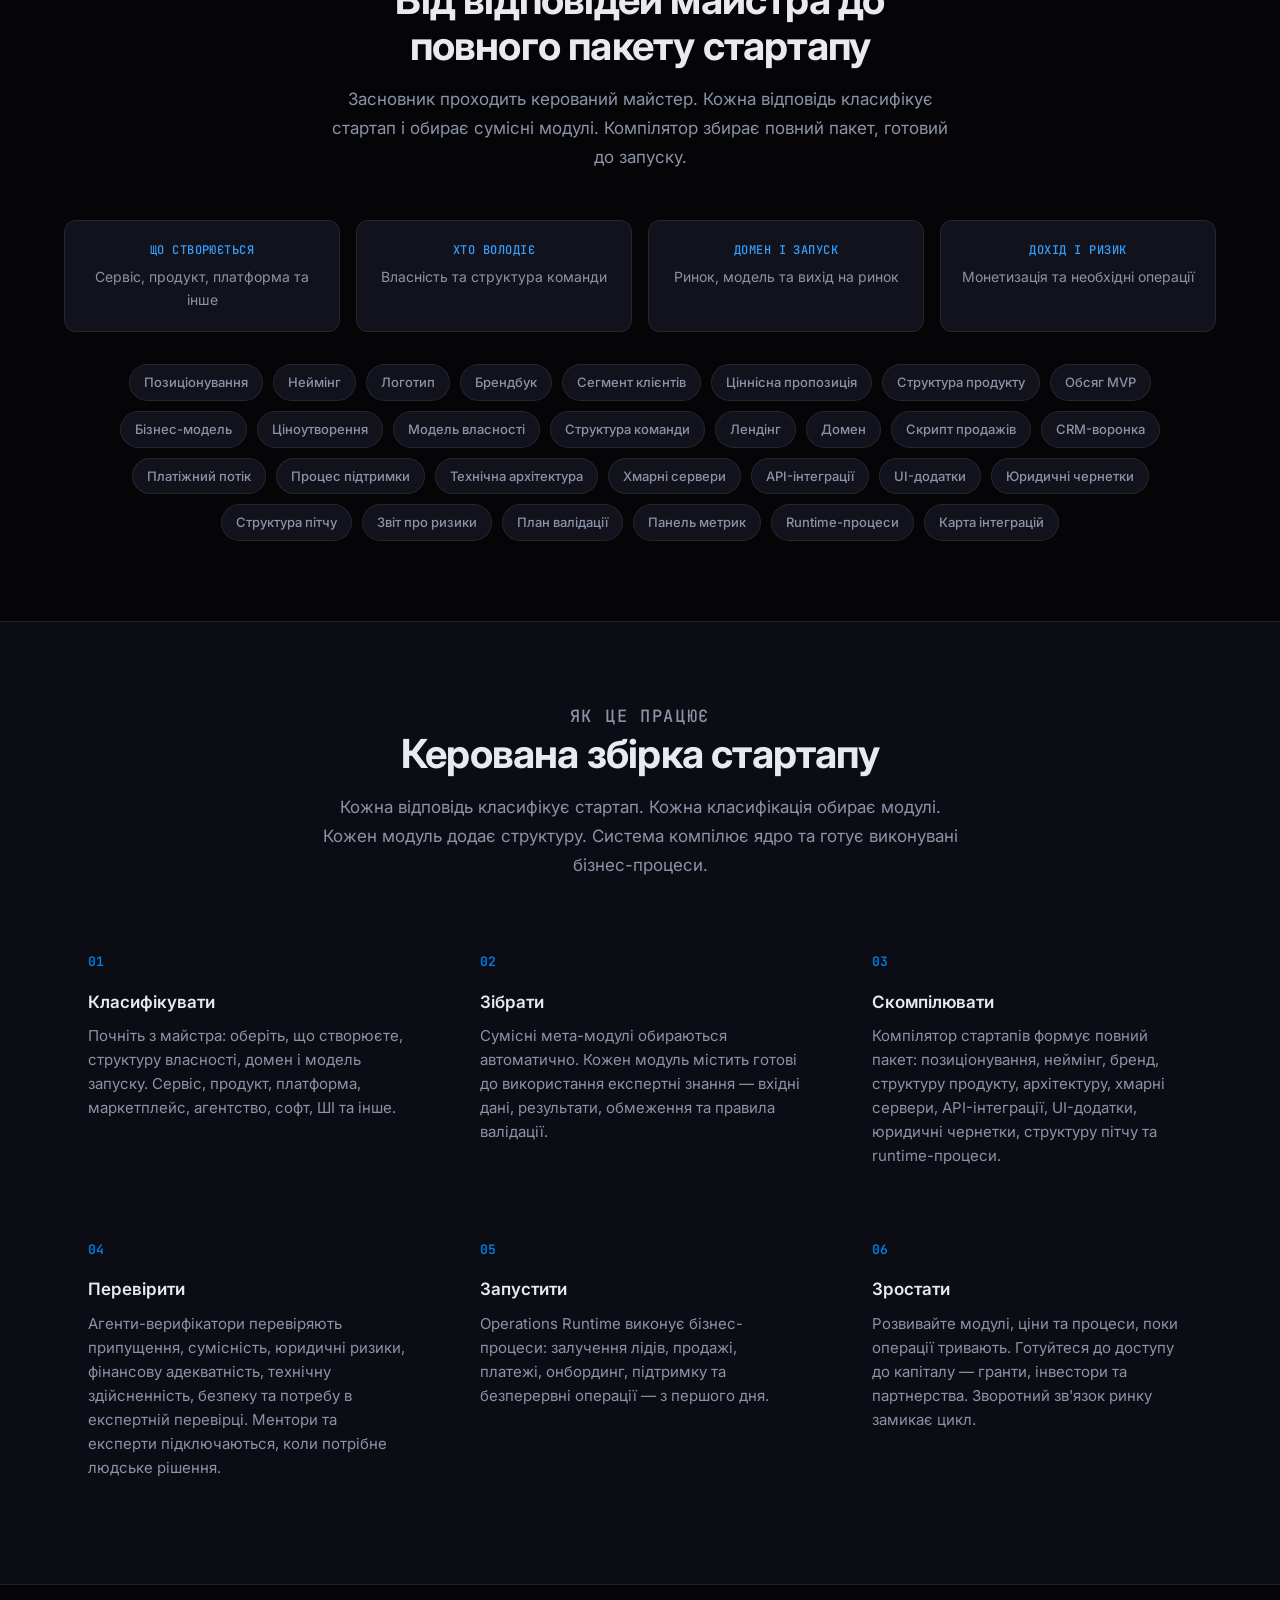
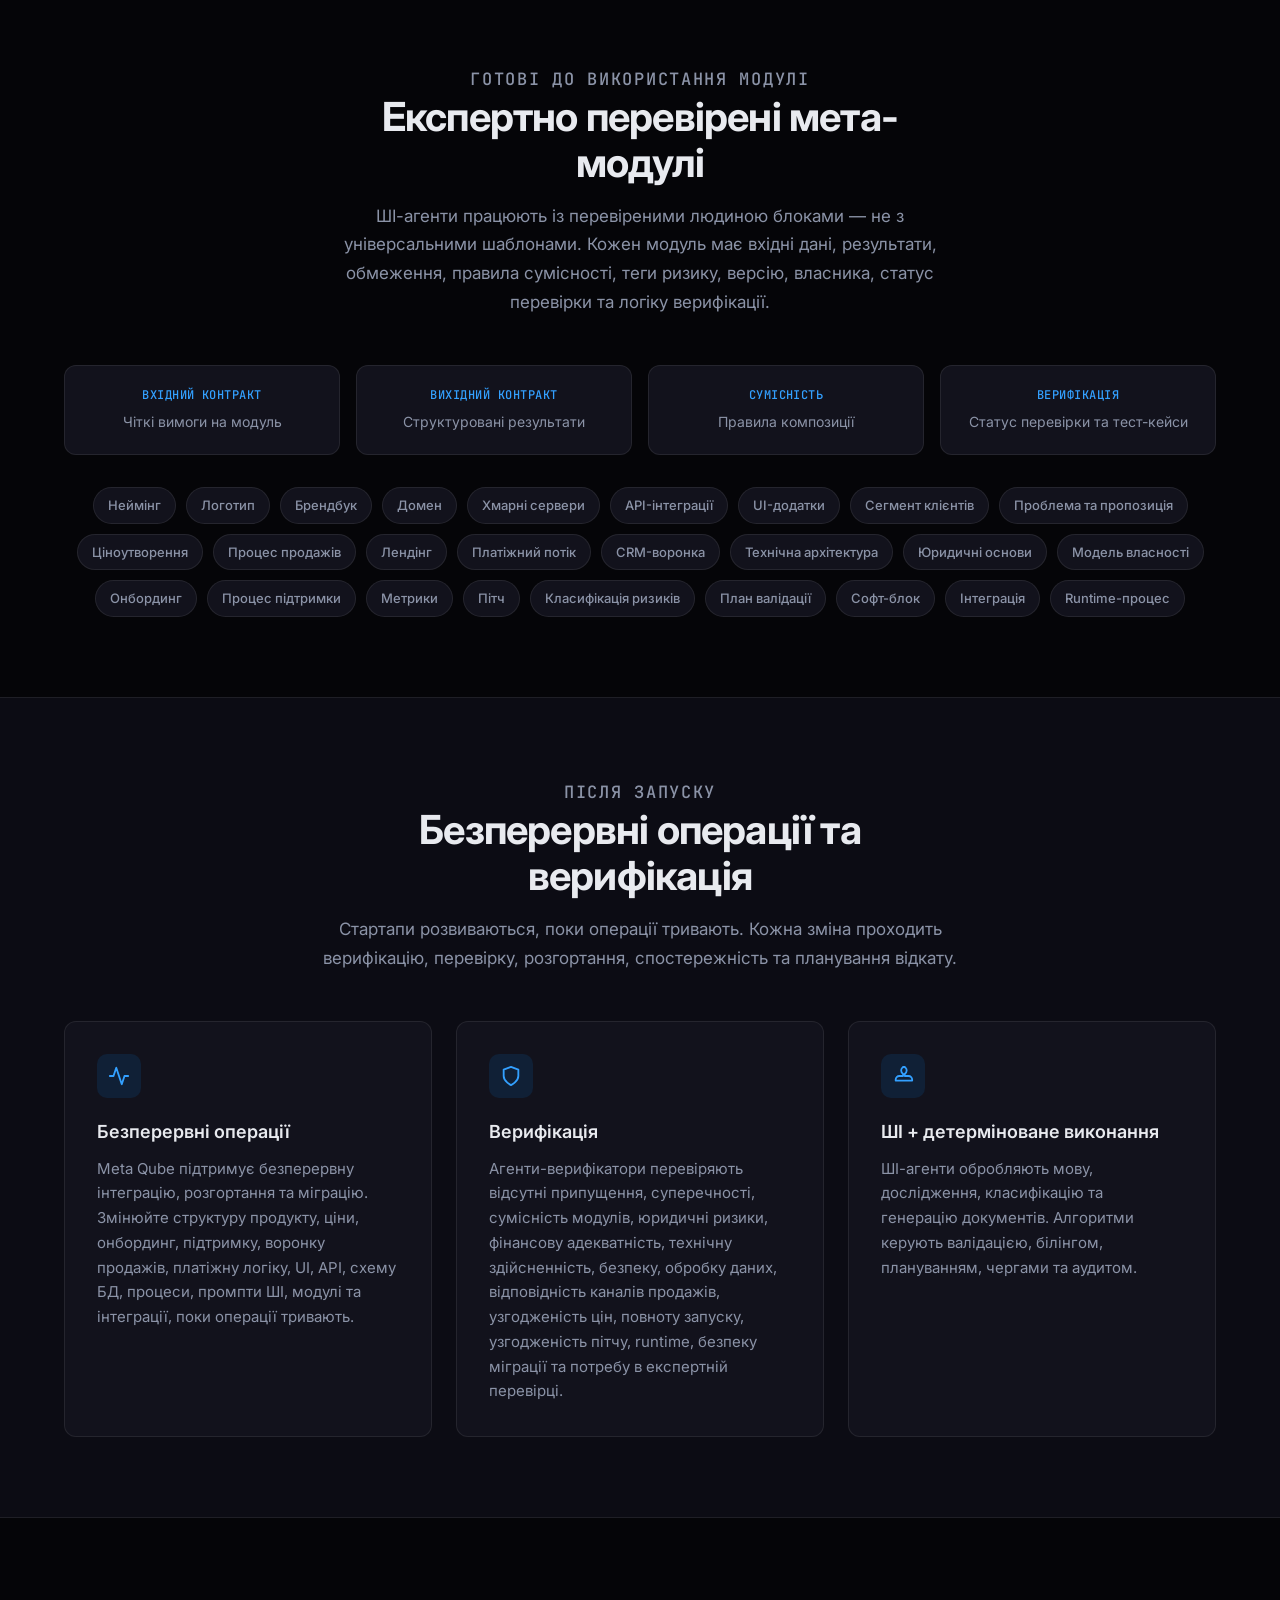
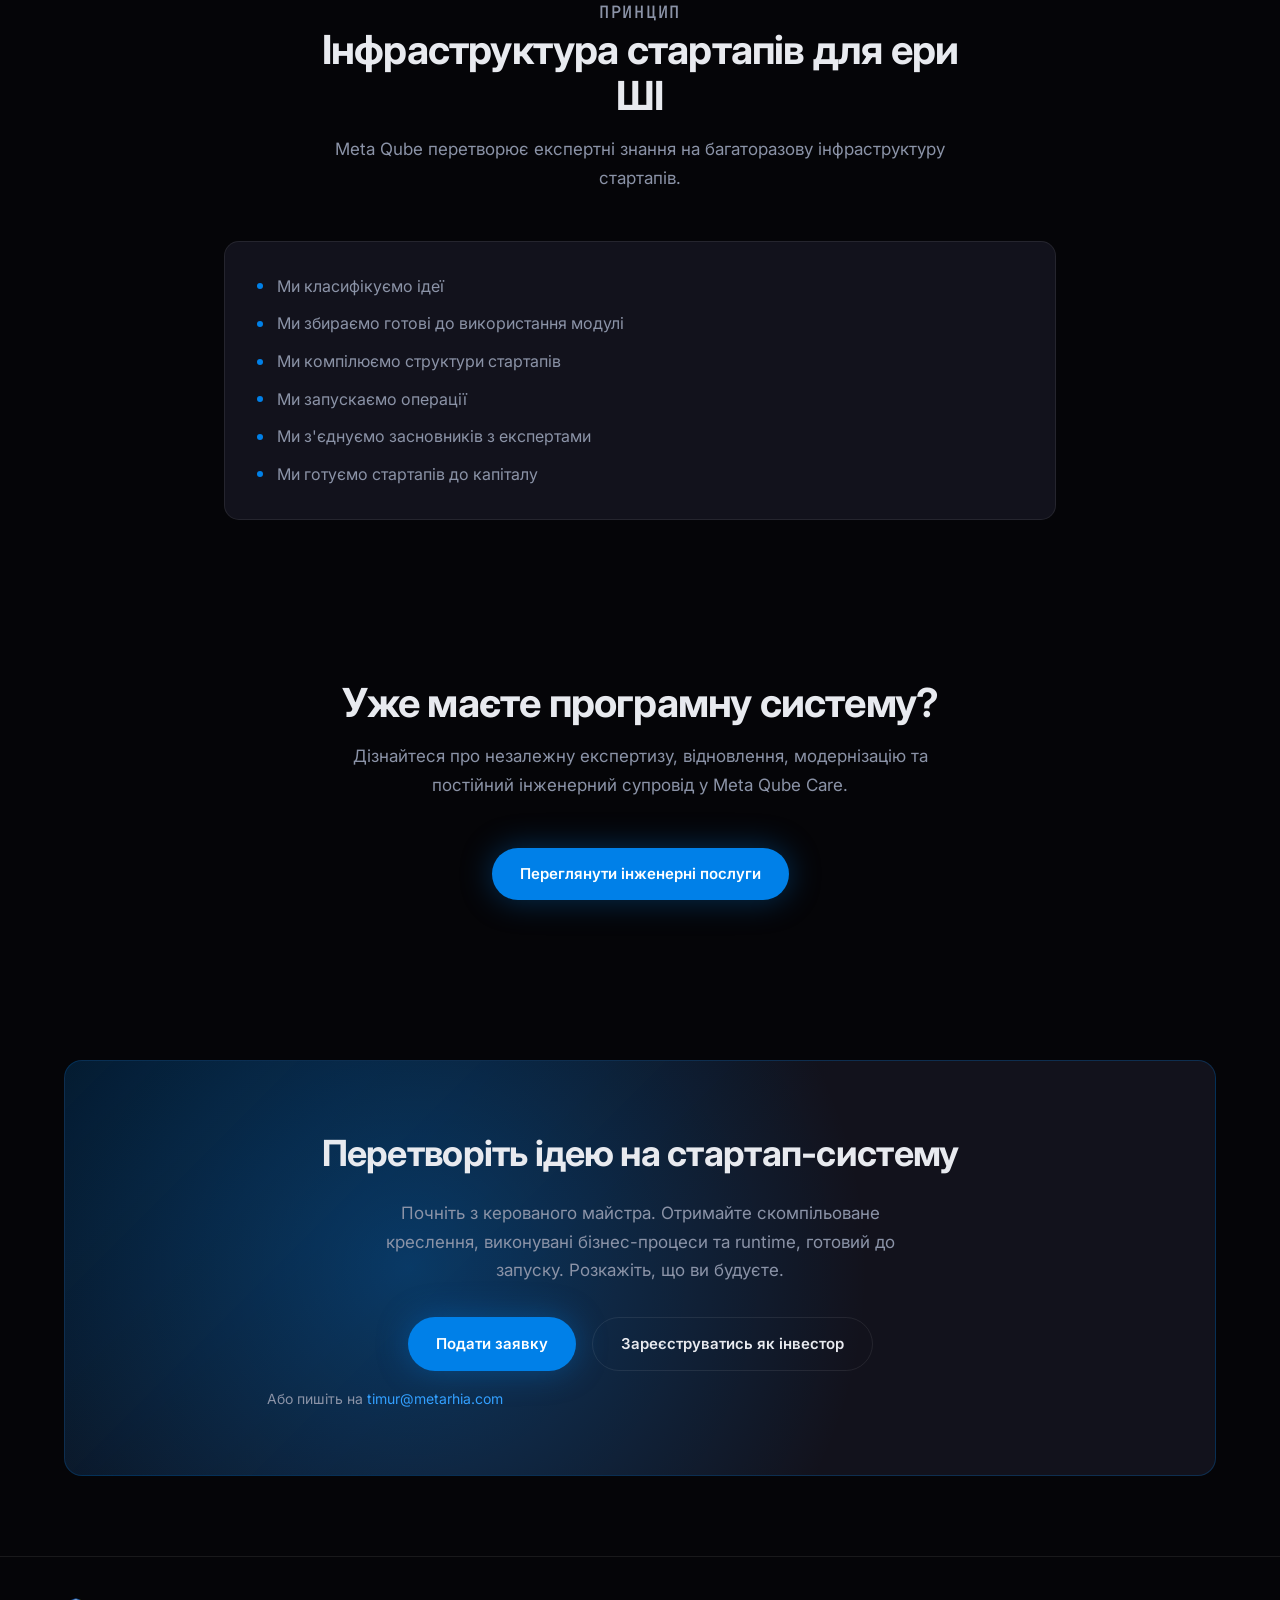
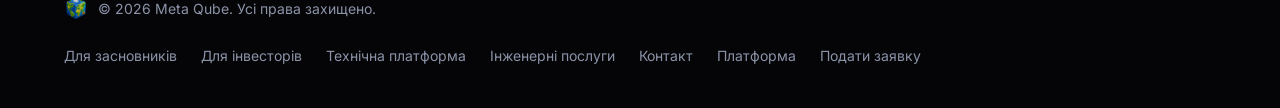
<file: ua/index.html>
<!DOCTYPE html>
<html lang="uk">
<head>
  <meta charset="UTF-8">
  <meta name="viewport" content="width=device-width, initial-scale=1.0">
  <meta name="description" content="Meta Qube — Компілятор стартапів і Operations Runtime для ери ШІ. Перетворюйте ідеї на структуровані, готові до запуску та виконувані стартап-системи.">
  <meta name="theme-color" content="#0080e8">
  <title>Meta Qube — Компілятор стартапів і Operations Runtime</title>

  <link rel="alternate" hreflang="en" href="https://meta-qube.com/">
  <link rel="alternate" hreflang="uk" href="https://meta-qube.com/ua/">
  <link rel="alternate" hreflang="ru" href="https://meta-qube.com/ru/">
  <link rel="alternate" hreflang="x-default" href="https://meta-qube.com/">

  <link rel="icon" href="/favicon.ico" sizes="any">
  <link rel="icon" href="/favicon-32x32.png" type="image/png" sizes="32x32">
  <link rel="icon" href="/favicon-16x16.png" type="image/png" sizes="16x16">
  <link rel="apple-touch-icon" href="/apple-touch-icon.png">
  <link rel="manifest" href="/site.webmanifest">

  <link rel="preconnect" href="https://fonts.googleapis.com">
  <link rel="preconnect" href="https://fonts.gstatic.com" crossorigin>
  <link href="https://fonts.googleapis.com/css2?family=Inter:wght@400;500;600;700&family=JetBrains+Mono:wght@500&display=swap" rel="stylesheet">
  <link rel="stylesheet" href="/styles.css">
</head>
<body>
  <header class="site-header" id="header">
    <div class="container header-inner">
      <div class="header-top">
      <a href="/uk/" class="logo">
        <img src="/images/metaqube.png" alt="" width="36" height="36">
        Meta Qube
      </a>
      <nav class="lang-switch" aria-label="Мова">
        <a href="/" class="lang-link" hreflang="en" aria-current="page">EN</a>
        <a href="/ua/" class="lang-link active" hreflang="uk" aria-current="page">UA</a>
        <a href="/ru/" class="lang-link" hreflang="ru">RU</a>
      </nav>
      <button class="menu-toggle" id="menu-toggle" aria-label="Відкрити меню" aria-expanded="false">
        <svg width="24" height="24" viewBox="0 0 24 24" fill="none" stroke="currentColor" stroke-width="2" stroke-linecap="round">
          <line x1="4" y1="7" x2="20" y2="7"/>
          <line x1="4" y1="12" x2="20" y2="12"/>
          <line x1="4" y1="17" x2="20" y2="17"/>
        </svg>
      </button>
      </div>
      <nav class="nav" id="nav">
        <a href="#deficits">Чому зараз</a>
        <a href="#platform">Платформа</a>
        <a href="#process">Як це працює</a>
        <a href="#modules">Модулі</a>
      </nav>
    </div>
  </header>

  <main>
    <section class="hero">
      <div class="hero-bg" aria-hidden="true">
        <div class="hero-glow"></div>
        <div class="hero-grid"></div>
      </div>
      <div class="container hero-inner">
        <div class="hero-content">
          <p class="eyebrow">Компілятор стартапів і Operations Runtime</p>
          <h1><span class="hero-line">Компілюй ідеї</span><span class="hero-line hero-line-accent">Запускай операції</span></h1>
          <p class="hero-lead">
            Meta Qube — Компілятор стартапів і Operations Runtime для ери ШІ.
            Ми допомагаємо засновникам перетворити ідеї на структуровані,
            готові до запуску та виконувані стартап-системи.
          </p>
          <div class="hero-actions">
            <a href="https://founders.meta-qube.com/ua/apply/" class="btn btn-primary">Подати заявку</a>
            <a href="#platform" class="btn btn-secondary">Дослідити платформу</a>
          </div>
        </div>
        <div class="hero-visual">
          <img
            class="hero-cube"
            src="/images/metaqube.png"
            alt="Meta Qube — модульна архітектура стартапу у вигляді воксельного куба-глобуса"
            width="448"
            height="448"
          >
        </div>
      </div>
    </section>

    <section class="pillars" aria-label="Чотири рушії">
      <div class="container pillars-grid">
        <div class="pillar">
          <div class="pillar-icon" aria-hidden="true">
            <svg viewBox="0 0 24 24" fill="none" stroke="currentColor" stroke-width="2" stroke-linecap="round" stroke-linejoin="round">
              <rect x="3" y="3" width="7" height="7"/>
              <rect x="14" y="3" width="7" height="7"/>
              <rect x="14" y="14" width="7" height="7"/>
              <rect x="3" y="14" width="7" height="7"/>
            </svg>
          </div>
          <div class="pillar-label">Готові до використання модулі</div>
          <div class="pillar-desc">Експертно перевірені модулі для засновників</div>
        </div>
        <div class="pillar">
          <div class="pillar-icon" aria-hidden="true">
            <svg viewBox="0 0 24 24" fill="none" stroke="currentColor" stroke-width="2" stroke-linecap="round" stroke-linejoin="round">
              <path d="M17 21v-2a4 4 0 0 0-4-4H5a4 4 0 0 0-4 4v2"/>
              <circle cx="9" cy="7" r="4"/>
              <path d="M23 21v-2a4 4 0 0 0-3-3.87"/>
              <path d="M16 3.13a4 4 0 0 1 0 7.75"/>
            </svg>
          </div>
          <div class="pillar-label">Мережа експертів</div>
          <div class="pillar-desc">Зв'язок із найкращими експертами</div>
        </div>
        <div class="pillar">
          <div class="pillar-icon" aria-hidden="true">
            <svg viewBox="0 0 24 24" fill="none" stroke="currentColor" stroke-width="2" stroke-linecap="round" stroke-linejoin="round">
              <polygon points="13 2 3 14 12 14 11 22 21 10 12 10 13 2"/>
            </svg>
          </div>
          <div class="pillar-label">Operations Runtime</div>
          <div class="pillar-desc">Запуск операцій стартапу в хмарі</div>
        </div>
        <div class="pillar">
          <div class="pillar-icon" aria-hidden="true">
            <svg viewBox="0 0 24 24" fill="none" stroke="currentColor" stroke-width="2" stroke-linecap="round" stroke-linejoin="round">
              <line x1="12" y1="1" x2="12" y2="23"/>
              <path d="M17 5H9.5a3.5 3.5 0 0 0 0 7h5a3.5 3.5 0 0 1 0 7H6"/>
            </svg>
          </div>
          <div class="pillar-label">Доступ до капіталу</div>
          <div class="pillar-desc">Лише проєкти, готові до масштабу — не фінансування ідей</div>
        </div>
      </div>
    </section>

    <section id="deficits">
      <div class="container">
        <header class="section-header centered">
          <p class="section-tag">Чому саме зараз</p>
          <h2>Чотири дефіцити, одна платформа</h2>
          <p>
            Зі ШІ стало можливо робити стартапи малими силами. Meta Qube
            поєднує чотири дефіцити ринку в одну систему: розробників, яким
            потрібна практика, засновників, яким потрібна інженерія,
            інвесторів, яким потрібна довіра, і експертів, чиї знання не
            масштабуються.
          </p>
        </header>
        <div class="module-contract">
          <div class="contract-item">
            <span class="contract-key">Дефіцит практики</span>
            <span class="contract-val">Розробники без способу довести себе</span>
          </div>
          <div class="contract-item">
            <span class="contract-key">Дефіцит інженерії</span>
            <span class="contract-val">Засновники без інженерної команди</span>
          </div>
          <div class="contract-item">
            <span class="contract-key">Дефіцит довіри</span>
            <span class="contract-val">Інвестори серед нейрослопу</span>
          </div>
          <div class="contract-item">
            <span class="contract-key">Дефіцит часу</span>
            <span class="contract-val">Експерти, чиї знання не масштабуються</span>
          </div>
        </div>
      </div>
    </section>

    <section id="platform">
      <div class="container">
        <header class="section-header centered">
          <p class="section-tag">Платформа</p>
          <h2>Чотири рушії — одна система</h2>
          <p>
            Meta Qube поєднує готові до використання модулі, мережу експертів,
            operations runtime і доступ до капіталу — від креслення до живих
            операцій і готовності до залучення коштів.
          </p>
        </header>
        <div class="platform-grid">
          <article class="platform-card">
            <div class="platform-badge">Готові до використання модулі</div>
            <h3>Засновник отримує експертно перевірені модулі</h3>
            <p>
              ШІ-агенти працюють із перевіреними людиною мета-модулями: шаблони, навички,
              промпти, чеклисти, бізнес-процеси, юридичні структури, технічні
              рішення, процеси продажів, блоки пітчу, методи валідації та софт-компоненти.
            </p>
            <ul class="feature-list">
              <li>Вхідні дані, результати, обмеження та правила сумісності</li>
              <li>Теги ризику, версія, власник та статус перевірки</li>
              <li>Логіка верифікації для кожного модуля</li>
              <li>~80% функцій стартапу повторюються — повторне використання коштує на 20–30% дорожче, а не вдвічі</li>
            </ul>
          </article>
          <article class="platform-card">
            <div class="platform-badge">Мережа експертів</div>
            <h3>Зв'язує засновників із найкращими експертами</h3>
            <p>
              Мережа охоплює менторів, архітекторів, юристів, бухгалтерів, маркетологів,
              експертів з продажів, продуктових спеціалістів, дизайнерів, інженерів, операторів,
              інвесторів та доменних експертів.
            </p>
            <ul class="feature-list">
              <li>Експерти перевіряють багаторазові модулі</li>
              <li>Людське рішення для високоризикових кейсів</li>
              <li>Ескалація за потреби регулювання або невизначеності</li>
            </ul>
            <p><a href="https://care.meta-qube.com/ua/">Інженерні послуги</a></p>
          </article>
          <article class="platform-card">
            <div class="platform-badge accent-green">Operations Runtime</div>
            <h3>Запуск операцій стартапу в хмарі</h3>
            <p>
              Runtime виконує ШІ-агентів, алгоритми, процеси, черги завдань,
              планувальники, бази даних, API, UI, чат-ботів, платежі, CRM, аналітику,
              сповіщення, підтримку, документи, інтеграції, погодження та бізнес-процеси.
            </p>
            <ul class="feature-list">
              <li>Залучення лідів, кваліфікація клієнтів та запис на демо</li>
              <li>Прийом платежів, онбординг та обробка підтримки</li>
              <li>Звіти, оновлення CRM та підготовка апдейтів для інвесторів</li>
              <li>PWA, local-first доставка та спільна інфраструктура безпеки</li>
            </ul>
          </article>
          <article class="platform-card">
            <div class="platform-badge accent-amber">Доступ до капіталу</div>
            <h3>Капітал для масштабу — не для ідей</h3>
            <p>
              Meta Qube — не класичний інкубатор. Ми фінансуємо проєкти, готові до масштабування.
              Засновники на стадії ідеї отримують open-source інструменти, інструкції, безкоштовні шаблони,
              лекції та школу підприємця — але не прямі гроші. В еру ШІ будувати дешево;
              капітал потрібен для масштабування дистрибуції, операцій і виходу на ринок.
            </p>
            <ul class="feature-list">
              <li>Готові до масштабу: продукт, тракція, план зростання</li>
              <li>Стадія ідеї: компілятор, модулі, освіта — без фінансування</li>
              <li>Капітал слідує за структурою, виконанням та метриками</li>
            </ul>
          </article>
        </div>
      </div>
    </section>

    <section id="compiler">
      <div class="container">
        <header class="section-header centered">
          <p class="section-tag">Компілятор стартапів</p>
          <h2>Від відповідей майстра до повного пакету стартапу</h2>
          <p>
            Засновник проходить керований майстер. Кожна відповідь класифікує
            стартап і обирає сумісні модулі. Компілятор збирає
            повний пакет, готовий до запуску.
          </p>
        </header>
        <div class="module-contract">
          <div class="contract-item">
            <span class="contract-key">Що створюється</span>
            <span class="contract-val">Сервіс, продукт, платформа та інше</span>
          </div>
          <div class="contract-item">
            <span class="contract-key">Хто володіє</span>
            <span class="contract-val">Власність та структура команди</span>
          </div>
          <div class="contract-item">
            <span class="contract-key">Домен і запуск</span>
            <span class="contract-val">Ринок, модель та вихід на ринок</span>
          </div>
          <div class="contract-item">
            <span class="contract-key">Дохід і ризик</span>
            <span class="contract-val">Монетизація та необхідні операції</span>
          </div>
        </div>
        <div class="tag-cloud" aria-label="Результати компілятора">
          <span class="tag">Позиціонування</span>
          <span class="tag">Неймінг</span>
          <span class="tag">Логотип</span>
          <span class="tag">Брендбук</span>
          <span class="tag">Сегмент клієнтів</span>
          <span class="tag">Ціннісна пропозиція</span>
          <span class="tag">Структура продукту</span>
          <span class="tag">Обсяг MVP</span>
          <span class="tag">Бізнес-модель</span>
          <span class="tag">Ціноутворення</span>
          <span class="tag">Модель власності</span>
          <span class="tag">Структура команди</span>
          <span class="tag">Лендінг</span>
          <span class="tag">Домен</span>
          <span class="tag">Скрипт продажів</span>
          <span class="tag">CRM-воронка</span>
          <span class="tag">Платіжний потік</span>
          <span class="tag">Процес підтримки</span>
          <span class="tag">Технічна архітектура</span>
          <span class="tag">Хмарні сервери</span>
          <span class="tag">API-інтеграції</span>
          <span class="tag">UI-додатки</span>
          <span class="tag">Юридичні чернетки</span>
          <span class="tag">Структура пітчу</span>
          <span class="tag">Звіт про ризики</span>
          <span class="tag">План валідації</span>
          <span class="tag">Панель метрик</span>
          <span class="tag">Runtime-процеси</span>
          <span class="tag">Карта інтеграцій</span>
        </div>
      </div>
    </section>

    <section class="process" id="process">
      <div class="container">
        <header class="section-header centered">
          <p class="section-tag">Як це працює</p>
          <h2>Керована збірка стартапу</h2>
          <p>
            Кожна відповідь класифікує стартап. Кожна класифікація обирає модулі.
            Кожен модуль додає структуру. Система компілює ядро та готує
            виконувані бізнес-процеси.
          </p>
        </header>
        <div class="process-steps">
          <div class="process-step">
            <h3>Класифікувати</h3>
            <p>
              Почніть з майстра: оберіть, що створюєте, структуру власності,
              домен і модель запуску. Сервіс, продукт, платформа, маркетплейс,
              агентство, софт, ШІ та інше.
            </p>
          </div>
          <div class="process-step">
            <h3>Зібрати</h3>
            <p>
              Сумісні мета-модулі обираються автоматично. Кожен модуль
              містить готові до використання експертні знання — вхідні дані, результати,
              обмеження та правила валідації.
            </p>
          </div>
          <div class="process-step">
            <h3>Скомпілювати</h3>
            <p>
              Компілятор стартапів формує повний пакет: позиціонування, неймінг,
              бренд, структуру продукту, архітектуру, хмарні сервери, API-інтеграції,
              UI-додатки, юридичні чернетки, структуру пітчу та runtime-процеси.
            </p>
          </div>
          <div class="process-step">
            <h3>Перевірити</h3>
            <p>
              Агенти-верифікатори перевіряють припущення, сумісність, юридичні ризики,
              фінансову адекватність, технічну здійсненність, безпеку та потребу в експертній перевірці.
              Ментори та експерти підключаються, коли потрібне людське рішення.
            </p>
          </div>
          <div class="process-step">
            <h3>Запустити</h3>
            <p>
              Operations Runtime виконує бізнес-процеси: залучення лідів, продажі,
              платежі, онбординг, підтримку та безперервні операції — з першого дня.
            </p>
          </div>
          <div class="process-step">
            <h3>Зростати</h3>
            <p>
              Розвивайте модулі, ціни та процеси, поки операції тривають.
              Готуйтеся до доступу до капіталу — гранти, інвестори та партнерства.
              Зворотний зв'язок ринку замикає цикл.
            </p>
          </div>
        </div>
      </div>
    </section>

    <section id="modules">
      <div class="container">
        <header class="section-header centered">
          <p class="section-tag">Готові до використання модулі</p>
          <h2>Експертно перевірені мета-модулі</h2>
          <p>
            ШІ-агенти працюють із перевіреними людиною блоками — не з універсальними шаблонами.
            Кожен модуль має вхідні дані, результати, обмеження, правила сумісності,
            теги ризику, версію, власника, статус перевірки та логіку верифікації.
          </p>
        </header>
        <div class="module-contract">
          <div class="contract-item">
            <span class="contract-key">Вхідний контракт</span>
            <span class="contract-val">Чіткі вимоги на модуль</span>
          </div>
          <div class="contract-item">
            <span class="contract-key">Вихідний контракт</span>
            <span class="contract-val">Структуровані результати</span>
          </div>
          <div class="contract-item">
            <span class="contract-key">Сумісність</span>
            <span class="contract-val">Правила композиції</span>
          </div>
          <div class="contract-item">
            <span class="contract-key">Верифікація</span>
            <span class="contract-val">Статус перевірки та тест-кейси</span>
          </div>
        </div>
        <div class="tag-cloud" aria-label="Типи модулів">
          <span class="tag">Неймінг</span>
          <span class="tag">Логотип</span>
          <span class="tag">Брендбук</span>
          <span class="tag">Домен</span>
          <span class="tag">Хмарні сервери</span>
          <span class="tag">API-інтеграції</span>
          <span class="tag">UI-додатки</span>
          <span class="tag">Сегмент клієнтів</span>
          <span class="tag">Проблема та пропозиція</span>
          <span class="tag">Ціноутворення</span>
          <span class="tag">Процес продажів</span>
          <span class="tag">Лендінг</span>
          <span class="tag">Платіжний потік</span>
          <span class="tag">CRM-воронка</span>
          <span class="tag">Технічна архітектура</span>
          <span class="tag">Юридичні основи</span>
          <span class="tag">Модель власності</span>
          <span class="tag">Онбординг</span>
          <span class="tag">Процес підтримки</span>
          <span class="tag">Метрики</span>
          <span class="tag">Пітч</span>
          <span class="tag">Класифікація ризиків</span>
          <span class="tag">План валідації</span>
          <span class="tag">Софт-блок</span>
          <span class="tag">Інтеграція</span>
          <span class="tag">Runtime-процес</span>
        </div>
      </div>
    </section>

    <section class="capabilities">
      <div class="container">
        <header class="section-header centered">
          <p class="section-tag">Після запуску</p>
          <h2>Безперервні операції та верифікація</h2>
          <p>
            Стартапи розвиваються, поки операції тривають. Кожна зміна проходить
            верифікацію, перевірку, розгортання, спостережність та планування відкату.
          </p>
        </header>
        <div class="card-grid">
          <article class="card">
            <div class="card-icon" aria-hidden="true">
              <svg viewBox="0 0 24 24" fill="none" stroke="currentColor" stroke-width="2" stroke-linecap="round" stroke-linejoin="round">
                <polyline points="22 12 18 12 15 21 9 3 6 12 2 12"/>
              </svg>
            </div>
            <h3>Безперервні операції</h3>
            <p>
              Meta Qube підтримує безперервну інтеграцію, розгортання та міграцію.
              Змінюйте структуру продукту, ціни, онбординг, підтримку, воронку продажів,
              платіжну логіку, UI, API, схему БД, процеси, промпти ШІ, модулі
              та інтеграції, поки операції тривають.
            </p>
          </article>
          <article class="card">
            <div class="card-icon" aria-hidden="true">
              <svg viewBox="0 0 24 24" fill="none" stroke="currentColor" stroke-width="2" stroke-linecap="round" stroke-linejoin="round">
                <path d="M12 22s8-4 8-10V5l-8-3-8 3v7c0 6 8 10 8 10z"/>
              </svg>
            </div>
            <h3>Верифікація</h3>
            <p>
              Агенти-верифікатори перевіряють відсутні припущення, суперечності, сумісність модулів,
              юридичні ризики, фінансову адекватність, технічну здійсненність,
              безпеку, обробку даних, відповідність каналів продажів, узгодженість цін,
              повноту запуску, узгодженість пітчу, runtime, безпеку міграції
              та потребу в експертній перевірці.
            </p>
          </article>
          <article class="card">
            <div class="card-icon" aria-hidden="true">
              <svg viewBox="0 0 24 24" fill="none" stroke="currentColor" stroke-width="2" stroke-linecap="round" stroke-linejoin="round">
                <path d="M12 2a4 4 0 0 1 4 4c0 1.5-.8 2.8-2 3.5V12h4a4 4 0 0 1 4 4v1H4v-1a4 4 0 0 1 4-4h4V9.5C10.8 8.8 10 7.5 10 6a4 4 0 0 1 4-4z"/>
              </svg>
            </div>
            <h3>ШІ + детерміноване виконання</h3>
            <p>
              ШІ-агенти обробляють мову, дослідження, класифікацію та генерацію
              документів. Алгоритми керують валідацією, білінгом, плануванням,
              чергами та аудитом.
            </p>
          </article>
        </div>
      </div>
    </section>

    <section class="formula" id="principle">
      <div class="container">
        <header class="section-header centered">
          <p class="section-tag">Принцип</p>
          <h2>Інфраструктура стартапів для ери ШІ</h2>
          <p>Meta Qube перетворює експертні знання на багаторазову інфраструктуру стартапів.</p>
        </header>
        <div class="formula-box">
          <ul class="principle-list">
            <li>Ми класифікуємо ідеї</li>
            <li>Ми збираємо готові до використання модулі</li>
            <li>Ми компілюємо структури стартапів</li>
            <li>Ми запускаємо операції</li>
            <li>Ми з'єднуємо засновників з експертами</li>
            <li>Ми готуємо стартапів до капіталу</li>
          </ul>
        </div>
      </div>
    </section>

    <section id="care">
      <div class="container">
        <header class="section-header centered">
          <h2>Уже маєте програмну систему?</h2>
          <p>
            Дізнайтеся про незалежну експертизу, відновлення, модернізацію та
            постійний інженерний супровід у Meta Qube Care.
          </p>
        </header>
        <div class="hero-actions" style="justify-content:center">
          <a href="https://care.meta-qube.com/ua/" class="btn btn-primary">Переглянути інженерні послуги</a>
        </div>
      </div>
    </section>

    <section class="cta" id="start">
      <div class="container">
        <div class="cta-box">
          <h2>Перетворіть ідею на стартап-систему</h2>
          <p>
            Почніть з керованого майстра. Отримайте скомпільоване креслення,
            виконувані бізнес-процеси та runtime, готовий до запуску. Розкажіть,
            що ви будуєте.
          </p>
          <div style="display:flex;flex-wrap:wrap;gap:1rem;justify-content:center">
            <a href="https://founders.meta-qube.com/ua/apply/" class="btn btn-primary">Подати заявку</a>
            <a href="https://capital.meta-qube.com/ua/connect/" class="btn btn-secondary">Зареєструватись як інвестор</a>
          </div>
          <p style="margin:1rem 0 0;font-size:0.875rem;color:var(--text-muted)">Або пишіть на <a href="mailto:timur@metarhia.com">timur@metarhia.com</a></p>
        </div>
      </div>
    </section>
  </main>

  <footer class="site-footer">
    <div class="container footer-inner">
      <div class="footer-brand">
        <img src="/images/metaqube.png" alt="" width="24" height="24">
        <span>&copy; 2026 Meta Qube. Усі права захищено.</span>
      </div>
      <div class="footer-links">
        <a href="https://founders.meta-qube.com/ua/">Для засновників</a>
        <a href="https://capital.meta-qube.com/ua/">Для інвесторів</a>
        <a href="https://platform.meta-qube.com/ua/">Технічна платформа</a>
        <a href="https://care.meta-qube.com/ua/">Інженерні послуги</a>
        <a href="mailto:timur@metarhia.com">Контакт</a>
        <a href="#platform">Платформа</a>
        <a href="https://founders.meta-qube.com/ua/apply/">Подати заявку</a>
      </div>
    </div>
  </footer>

  <script>
    const header = document.getElementById('header');
    const menuToggle = document.getElementById('menu-toggle');
    const nav = document.getElementById('nav');

    window.addEventListener('scroll', () => {
      header.classList.toggle('scrolled', window.scrollY > 20);
    }, { passive: true });

    menuToggle.addEventListener('click', () => {
      const open = nav.classList.toggle('open');
      menuToggle.setAttribute('aria-expanded', open);
    });

    nav.querySelectorAll('a').forEach(link => {
      link.addEventListener('click', () => {
        nav.classList.remove('open');
        menuToggle.setAttribute('aria-expanded', 'false');
      });
    });
  </script>
</body>
</html>
</file>
<file: styles.css>
:root {
  --bg: #050508;
  --bg-elevated: #0c0c14;
  --surface: #12121c;
  --border: rgba(255, 255, 255, 0.08);
  --text: #e8eaef;
  --text-muted: #8b93a7;
  --accent: #0080e8;
  --accent-bright: #33a0ff;
  --accent-glow: rgba(0, 128, 232, 0.35);
  --green: #3ecf8e;
  --font-sans: "Inter", system-ui, -apple-system, sans-serif;
  --font-mono: "JetBrains Mono", ui-monospace, monospace;
  --max-width: 72rem;
  --radius: 0.75rem;
}

*,
*::before,
*::after {
  box-sizing: border-box;
}

html {
  scroll-behavior: smooth;
}

body {
  margin: 0;
  font-family: var(--font-sans);
  font-size: 1rem;
  line-height: 1.6;
  color: var(--text);
  background: var(--bg);
  -webkit-font-smoothing: antialiased;
}

img {
  max-width: 100%;
  height: auto;
  display: block;
}

a {
  color: var(--accent-bright);
  text-decoration: none;
  transition: color 0.2s;
}

a:hover {
  color: #6bc4ff;
}

.container {
  width: min(100% - 2rem, var(--max-width));
  margin-inline: auto;
}

/* Header */

.site-header {
  position: fixed;
  inset: 0 0 auto;
  z-index: 100;
  border-bottom: 1px solid transparent;
  transition: background 0.3s, border-color 0.3s, backdrop-filter 0.3s;
  overflow-x: clip;
}

.site-header.scrolled {
  background: rgba(5, 5, 8, 0.85);
  backdrop-filter: blur(12px);
  border-bottom-color: var(--border);
}

.header-inner {
  container-type: inline-size;
  container-name: site-header;
  position: relative;
  display: flex;
  flex-direction: column;
  align-items: stretch;
  gap: 0.5rem;
  padding-block: 0.75rem 0.875rem;
  min-width: 0;
}

.header-top {
  display: flex;
  align-items: center;
  gap: 0.75rem;
  min-width: 0;
}

.logo {
  display: flex;
  align-items: center;
  gap: 0.75rem;
  color: var(--text);
  font-weight: 600;
  font-size: 1.125rem;
  letter-spacing: -0.02em;
  flex-shrink: 0;
}

.logo img {
  width: 2.25rem;
  height: 2.25rem;
}

.nav {
  display: flex;
  align-items: center;
  justify-content: flex-end;
  gap: clamp(0.625rem, 1.5vw, 1.5rem);
  min-width: 0;
}

.nav a {
  color: var(--text-muted);
  font-size: clamp(0.8125rem, 0.78rem + 0.2vw, 0.9375rem);
  font-weight: 500;
  white-space: nowrap;
}

.nav a:hover {
  color: var(--text);
}

.nav-cta {
  color: var(--text) !important;
  background: var(--accent);
  padding: 0.5rem 1rem;
  border-radius: 999px;
  font-weight: 600;
  flex-shrink: 0;
}

.nav-cta:hover {
  background: var(--accent-bright);
  color: var(--text) !important;
}

.lang-switch {
  display: flex;
  align-items: center;
  gap: 0.25rem;
  margin-left: auto;
  flex-shrink: 0;
}

.lang-link {
  color: var(--text-muted);
  font-size: 0.8125rem;
  font-weight: 600;
  letter-spacing: 0.04em;
  padding: 0.25rem 0.5rem;
  border-radius: 0.375rem;
  transition: color 0.2s, background 0.2s;
}

.lang-link:hover {
  color: var(--text);
  background: rgba(255, 255, 255, 0.06);
}

.lang-link.active {
  color: var(--text);
  background: rgba(0, 128, 232, 0.2);
}

.menu-toggle {
  display: none;
  flex-shrink: 0;
  background: none;
  border: none;
  color: var(--text);
  cursor: pointer;
  padding: 0.25rem;
  margin-left: 0.25rem;
}

@container site-header (max-width: 56rem) {
  .menu-toggle {
    display: block;
  }

  .nav {
    display: none;
    position: absolute;
    top: 100%;
    left: 0;
    right: 0;
    flex-direction: column;
    align-items: stretch;
    gap: 0;
    flex-shrink: 0;
    background: rgba(5, 5, 8, 0.95);
    backdrop-filter: blur(12px);
    border-bottom: 1px solid var(--border);
    padding: 1rem;
    z-index: 10;
  }

  .nav.open {
    display: flex;
  }

  .nav a {
    padding: 0.75rem 1rem;
    width: 100%;
    font-size: 0.9375rem;
    white-space: normal;
  }

  .nav-cta {
    text-align: center;
    margin-top: 0.5rem;
  }
}

/* Hero */

.hero {
  position: relative;
  min-height: 100vh;
  display: flex;
  align-items: center;
  padding-block: 7rem 4rem;
  overflow: hidden;
}

.hero-bg {
  position: absolute;
  inset: 0;
  pointer-events: none;
}

.hero-glow {
  position: absolute;
  top: 10%;
  left: 50%;
  translate: -50% 0;
  width: min(90vw, 48rem);
  height: min(90vw, 48rem);
  background: radial-gradient(circle, var(--accent-glow) 0%, transparent 65%);
  opacity: 0.6;
}

.hero-grid {
  position: absolute;
  inset: 0;
  background-image:
    linear-gradient(rgba(255, 255, 255, 0.03) 1px, transparent 1px),
    linear-gradient(90deg, rgba(255, 255, 255, 0.03) 1px, transparent 1px);
  background-size: 4rem 4rem;
  mask-image: radial-gradient(ellipse 70% 60% at 50% 40%, black 20%, transparent 75%);
}

.hero-inner {
  position: relative;
  display: grid;
  grid-template-columns: 1fr 1fr;
  gap: 3rem;
  align-items: center;
}

.hero-content {
  max-width: 34rem;
  container-type: inline-size;
}

.eyebrow {
  display: inline-flex;
  align-items: center;
  gap: 0.5rem;
  font-family: var(--font-mono);
  font-size: 0.8125rem;
  font-weight: 500;
  letter-spacing: 0.08em;
  text-transform: uppercase;
  color: var(--accent-bright);
  margin-bottom: 1.25rem;
}

.eyebrow::before {
  content: "";
  width: 1.5rem;
  height: 1px;
  background: var(--accent);
}

.hero h1 {
  font-size: clamp(1.125rem, 10.5cqw, 3.75rem);
  font-weight: 700;
  line-height: 1.08;
  letter-spacing: -0.03em;
  margin: 0 0 1.25rem;
}

.hero h1 .hero-line {
  display: block;
  white-space: nowrap;
}

.hero h1 .hero-line-accent {
  font-size: 0.9em;
  background: linear-gradient(135deg, var(--text) 30%, var(--accent-bright));
  -webkit-background-clip: text;
  background-clip: text;
  -webkit-text-fill-color: transparent;
}

.hero-lead {
  font-size: 1.1875rem;
  color: var(--text-muted);
  margin: 0 0 2rem;
  line-height: 1.7;
}

.hero-actions {
  display: flex;
  flex-wrap: wrap;
  gap: 1rem;
}

.btn {
  display: inline-flex;
  align-items: center;
  justify-content: center;
  gap: 0.5rem;
  padding: 0.875rem 1.75rem;
  border-radius: 999px;
  font-weight: 600;
  font-size: 0.9375rem;
  border: none;
  cursor: pointer;
  transition: transform 0.2s, box-shadow 0.2s, background 0.2s;
}

.btn:hover {
  transform: translateY(-1px);
}

.btn-primary {
  background: var(--accent);
  color: #fff;
  box-shadow: 0 0 2rem var(--accent-glow);
}

.btn-primary:hover {
  background: var(--accent-bright);
  color: #fff;
  box-shadow: 0 0 2.5rem var(--accent-glow);
}

.btn-secondary {
  background: transparent;
  color: var(--text);
  border: 1px solid var(--border);
}

.btn-secondary:hover {
  border-color: rgba(255, 255, 255, 0.2);
  background: rgba(255, 255, 255, 0.04);
  color: var(--text);
}

.hero-visual {
  display: flex;
  justify-content: center;
  align-items: center;
}

.hero-cube {
  width: min(100%, 28rem);
  filter: drop-shadow(0 0 4rem var(--accent-glow));
  animation: float 6s ease-in-out infinite;
}

@keyframes float {
  0%, 100% { transform: translateY(0); }
  50% { transform: translateY(-12px); }
}

/* Pillars */

.pillars {
  padding-block: 3rem;
  border-block: 1px solid var(--border);
  background: var(--bg-elevated);
}

.pillars-grid {
  display: grid;
  grid-template-columns: repeat(4, 1fr);
  gap: 1.5rem;
}

.pillar {
  text-align: center;
  padding: 1rem;
}

.pillar-icon {
  width: 2.5rem;
  height: 2.5rem;
  display: flex;
  align-items: center;
  justify-content: center;
  margin: 0 auto 0.875rem;
  color: var(--accent-bright);
}

.pillar-icon svg {
  width: 1.5rem;
  height: 1.5rem;
}

.pillar-label {
  font-weight: 600;
  font-size: 0.9375rem;
  margin-bottom: 0.25rem;
}

.pillar-desc {
  font-size: 0.8125rem;
  color: var(--text-muted);
  line-height: 1.5;
}

/* Platform */

.platform-grid {
  display: grid;
  grid-template-columns: repeat(2, 1fr);
  gap: 1.5rem;
}

.platform-card {
  background: var(--surface);
  border: 1px solid var(--border);
  border-radius: calc(var(--radius) * 1.25);
  padding: 2.25rem;
}

.platform-card h3 {
  font-size: 1.375rem;
  font-weight: 700;
  letter-spacing: -0.02em;
  margin: 0 0 1rem;
}

.platform-card > p {
  color: var(--text-muted);
  font-size: 0.9375rem;
  line-height: 1.65;
  margin: 0 0 1.5rem;
}

.platform-badge {
  display: inline-block;
  font-family: var(--font-mono);
  font-size: 0.75rem;
  font-weight: 500;
  letter-spacing: 0.06em;
  text-transform: uppercase;
  color: var(--accent-bright);
  background: rgba(0, 128, 232, 0.12);
  padding: 0.375rem 0.75rem;
  border-radius: 999px;
  margin-bottom: 1.25rem;
}

.platform-badge.accent-green {
  color: var(--green);
  background: rgba(62, 207, 142, 0.12);
}

.feature-list {
  list-style: none;
  margin: 0;
  padding: 0;
  display: grid;
  gap: 0.625rem;
}

.feature-list li {
  position: relative;
  padding-left: 1.25rem;
  font-size: 0.875rem;
  color: var(--text-muted);
  line-height: 1.5;
}

.feature-list li::before {
  content: "";
  position: absolute;
  left: 0;
  top: 0.55em;
  width: 0.375rem;
  height: 0.375rem;
  border-radius: 50%;
  background: var(--accent);
}

/* Modules */

.module-contract {
  display: grid;
  grid-template-columns: repeat(4, 1fr);
  gap: 1rem;
  margin-bottom: 2rem;
}

.contract-item {
  background: var(--surface);
  border: 1px solid var(--border);
  border-radius: var(--radius);
  padding: 1.25rem;
  text-align: center;
}

.contract-key {
  display: block;
  font-family: var(--font-mono);
  font-size: 0.75rem;
  font-weight: 500;
  letter-spacing: 0.04em;
  text-transform: uppercase;
  color: var(--accent-bright);
  margin-bottom: 0.375rem;
}

.contract-val {
  display: block;
  font-size: 0.875rem;
  color: var(--text-muted);
}

.tag-cloud {
  display: flex;
  flex-wrap: wrap;
  gap: 0.625rem;
  justify-content: center;
}

.tag {
  font-size: 0.8125rem;
  font-weight: 500;
  color: var(--text-muted);
  background: var(--surface);
  border: 1px solid var(--border);
  padding: 0.4375rem 0.875rem;
  border-radius: 999px;
  transition: border-color 0.2s, color 0.2s;
}

.tag:hover {
  border-color: rgba(0, 128, 232, 0.35);
  color: var(--text);
}

/* Capabilities */

.capabilities {
  background: var(--bg-elevated);
  border-block: 1px solid var(--border);
}

/* Formula */

.formula {
  padding-block: 5rem;
}

.formula-box {
  max-width: 52rem;
  margin-inline: auto;
  background: var(--surface);
  border: 1px solid var(--border);
  border-radius: calc(var(--radius) * 1.25);
  padding: 2rem;
  text-align: center;
}

.formula-code {
  display: block;
  font-family: var(--font-mono);
  font-size: clamp(0.75rem, 2vw, 0.875rem);
  line-height: 1.7;
  color: var(--text-muted);
  word-break: break-word;
}

.formula-tagline {
  margin: 1.5rem 0 0;
  font-size: 1.0625rem;
  font-weight: 600;
  color: var(--text);
}

.principle-list {
  list-style: none;
  padding: 0;
  margin: 0;
  text-align: left;
  display: grid;
  gap: 0.75rem;
}

.principle-list li {
  position: relative;
  padding-left: 1.25rem;
  color: var(--text-muted);
  line-height: 1.6;
}

.principle-list li::before {
  content: "";
  position: absolute;
  left: 0;
  top: 0.6em;
  width: 0.375rem;
  height: 0.375rem;
  border-radius: 50%;
  background: var(--accent);
}

.platform-badge.accent-amber {
  color: #f5c842;
  background: rgba(245, 200, 66, 0.12);
  border: 1px solid rgba(245, 200, 66, 0.25);
}

/* Sections */

section {
  padding-block: 5rem;
}

.section-header {
  max-width: 40rem;
  margin-bottom: 3rem;
}

.section-header.centered {
  margin-inline: auto;
  text-align: center;
}

.section-tag {
  font-family: var(--font-mono);
  font-size: 0.8125rem;
  font-weight: 500;
  letter-spacing: 0.1em;
  text-transform: uppercase;
  color: var(--accent-bright);
  margin-bottom: 0.75rem;
}

.section-header h2 {
  font-size: clamp(1.875rem, 3.5vw, 2.5rem);
  font-weight: 700;
  letter-spacing: -0.02em;
  line-height: 1.15;
  margin: 0 0 1rem;
}

.section-header p {
  color: var(--text-muted);
  font-size: 1.0625rem;
  margin: 0;
  line-height: 1.7;
}

/* Cards */

.card-grid {
  display: grid;
  grid-template-columns: repeat(3, 1fr);
  gap: 1.5rem;
}

.card {
  background: var(--surface);
  border: 1px solid var(--border);
  border-radius: var(--radius);
  padding: 2rem;
  transition: border-color 0.25s, transform 0.25s;
}

.card:hover {
  border-color: rgba(0, 128, 232, 0.35);
  transform: translateY(-2px);
}

.card-icon {
  width: 2.75rem;
  height: 2.75rem;
  display: flex;
  align-items: center;
  justify-content: center;
  background: rgba(0, 128, 232, 0.12);
  border-radius: 0.625rem;
  color: var(--accent-bright);
  margin-bottom: 1.25rem;
}

.card-icon svg {
  width: 1.375rem;
  height: 1.375rem;
}

.card h3 {
  font-size: 1.125rem;
  font-weight: 600;
  margin: 0 0 0.625rem;
}

.card p {
  color: var(--text-muted);
  font-size: 0.9375rem;
  margin: 0;
  line-height: 1.65;
}

/* Process */

.process {
  background: var(--bg-elevated);
  border-block: 1px solid var(--border);
}

.process-steps {
  display: grid;
  grid-template-columns: repeat(3, 1fr);
  gap: 1.5rem;
  counter-reset: step;
}

.process-step {
  position: relative;
  padding: 1.5rem;
}

.process-step::before {
  counter-increment: step;
  content: counter(step, decimal-leading-zero);
  display: block;
  font-family: var(--font-mono);
  font-size: 0.8125rem;
  font-weight: 600;
  color: var(--accent);
  margin-bottom: 1rem;
}

.process-step h3 {
  font-size: 1.0625rem;
  font-weight: 600;
  margin: 0 0 0.5rem;
}

.process-step p {
  color: var(--text-muted);
  font-size: 0.9375rem;
  margin: 0;
  line-height: 1.6;
}

/* CTA */

.cta {
  padding-block: 5rem;
}

.cta-box {
  position: relative;
  overflow: hidden;
  background: linear-gradient(135deg, rgba(0, 128, 232, 0.15) 0%, var(--surface) 50%);
  border: 1px solid rgba(0, 128, 232, 0.25);
  border-radius: calc(var(--radius) * 1.5);
  padding: clamp(2.5rem, 5vw, 4rem);
  text-align: center;
}

.cta-box::before {
  content: "";
  position: absolute;
  inset: 0;
  background: radial-gradient(circle at 30% 50%, var(--accent-glow), transparent 55%);
  pointer-events: none;
}

.cta-box h2 {
  position: relative;
  font-size: clamp(1.75rem, 3vw, 2.25rem);
  font-weight: 700;
  letter-spacing: -0.02em;
  margin: 0 0 1rem;
}

.cta-box p {
  position: relative;
  color: var(--text-muted);
  font-size: 1.0625rem;
  max-width: 32rem;
  margin: 0 auto 2rem;
  line-height: 1.7;
}

.cta-box .btn {
  position: relative;
}

/* Footer */

.site-footer {
  border-top: 1px solid var(--border);
  padding-block: 2.5rem;
}

.footer-inner {
  display: flex;
  align-items: center;
  justify-content: space-between;
  flex-wrap: wrap;
  gap: 1.5rem;
}

.footer-brand {
  display: flex;
  align-items: center;
  gap: 0.625rem;
  color: var(--text-muted);
  font-size: 0.875rem;
}

.footer-brand img {
  width: 1.5rem;
  height: 1.5rem;
  opacity: 0.8;
}

.footer-links {
  display: flex;
  gap: 1.5rem;
}

.footer-links a {
  color: var(--text-muted);
  font-size: 0.875rem;
}

.footer-links a:hover {
  color: var(--text);
}

/* Responsive */

@media (max-width: 900px) {
  .hero-inner {
    grid-template-columns: 1fr;
    text-align: center;
  }

  .hero-content {
    max-width: none;
  }

  .eyebrow {
    justify-content: center;
  }

  .hero-actions {
    justify-content: center;
  }

  .hero-visual {
    order: -1;
  }

  .hero-cube {
    width: min(70vw, 18rem);
  }

  .pillars-grid {
    grid-template-columns: repeat(2, 1fr);
  }

  .platform-grid {
    grid-template-columns: 1fr;
  }

  .module-contract {
    grid-template-columns: repeat(2, 1fr);
  }

  .card-grid {
    grid-template-columns: 1fr;
  }

  .process-steps {
    grid-template-columns: repeat(2, 1fr);
  }
}

@media (max-width: 640px) {
  .pillars-grid {
    grid-template-columns: 1fr 1fr;
    gap: 1rem;
  }

  .module-contract {
    grid-template-columns: 1fr;
  }

  .process-steps {
    grid-template-columns: 1fr;
  }

  .footer-inner {
    flex-direction: column;
    text-align: center;
  }
}
</file>
